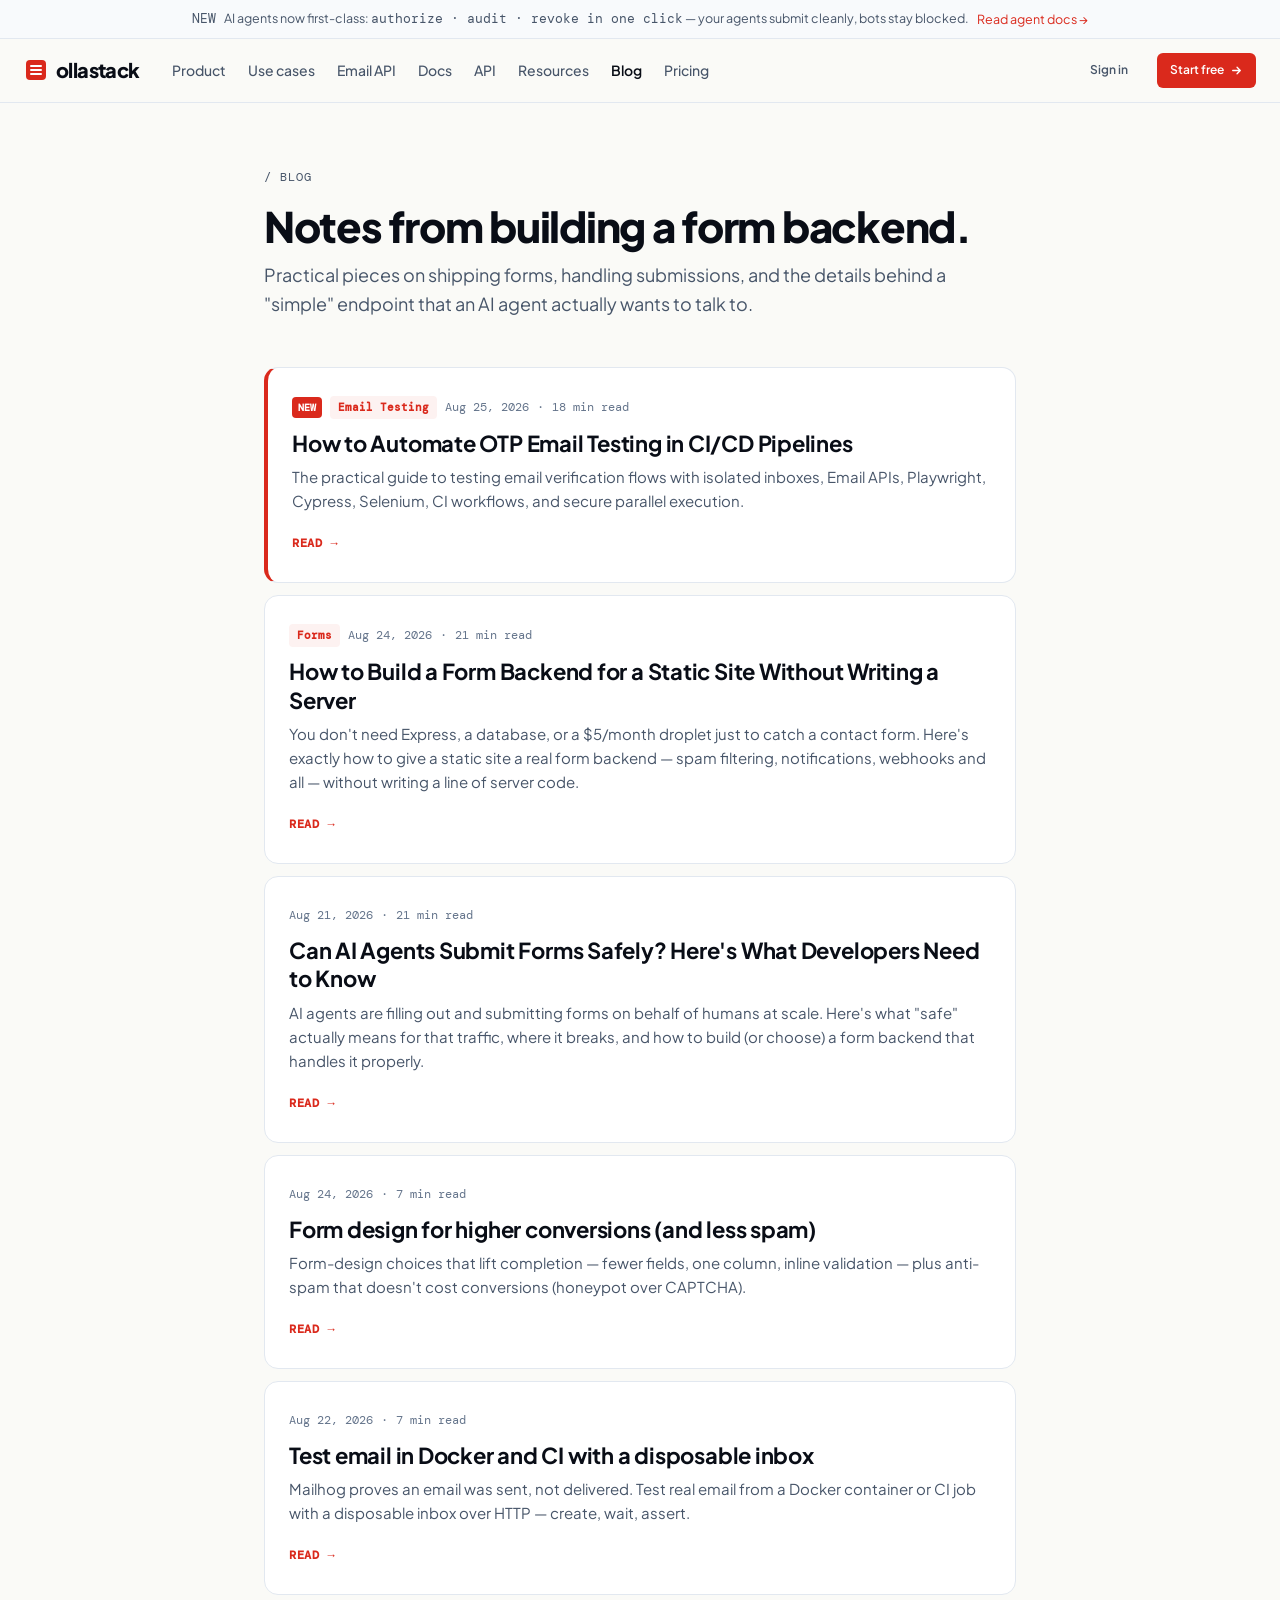
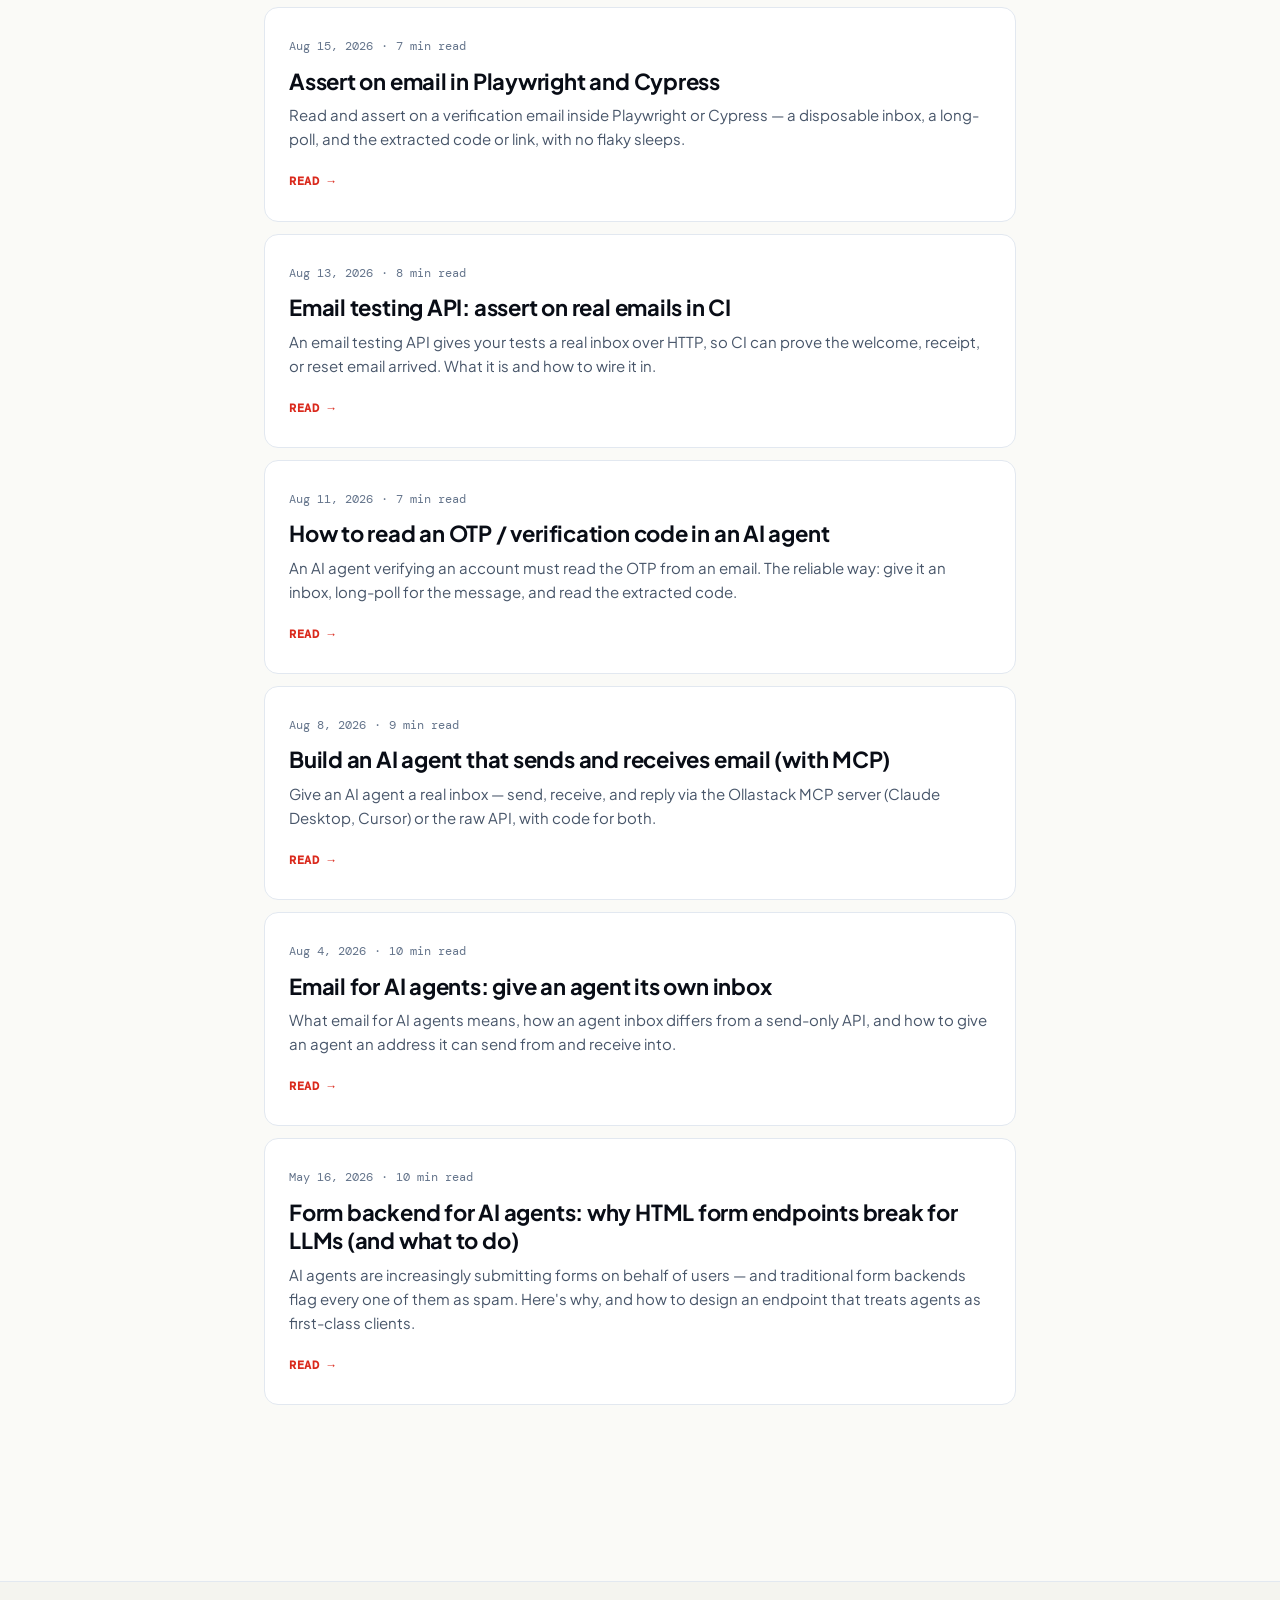
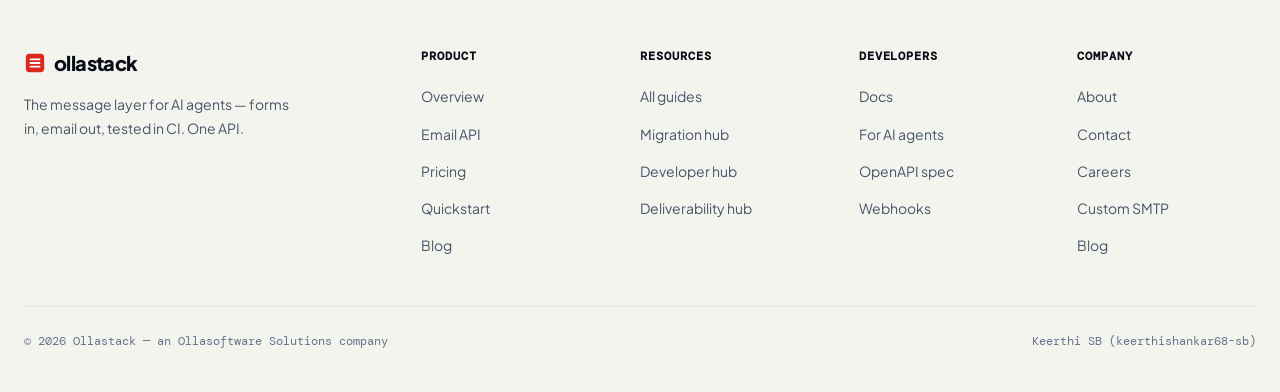
<file: index.html>
<!DOCTYPE html>
<html lang="en">
<head>
  <meta charset="UTF-8">
  <meta http-equiv="refresh" content="0; url=./blog/">
  <meta name="viewport" content="width=device-width, initial-scale=1.0">
  <title>Ollastack Blog</title>
  <script>
    window.location.href = "./blog/";
  </script>
</head>
<body>
  <p>Redirecting to <a href="./blog/">Ollastack Blog</a>...</p>
</body>
</html>
</file>
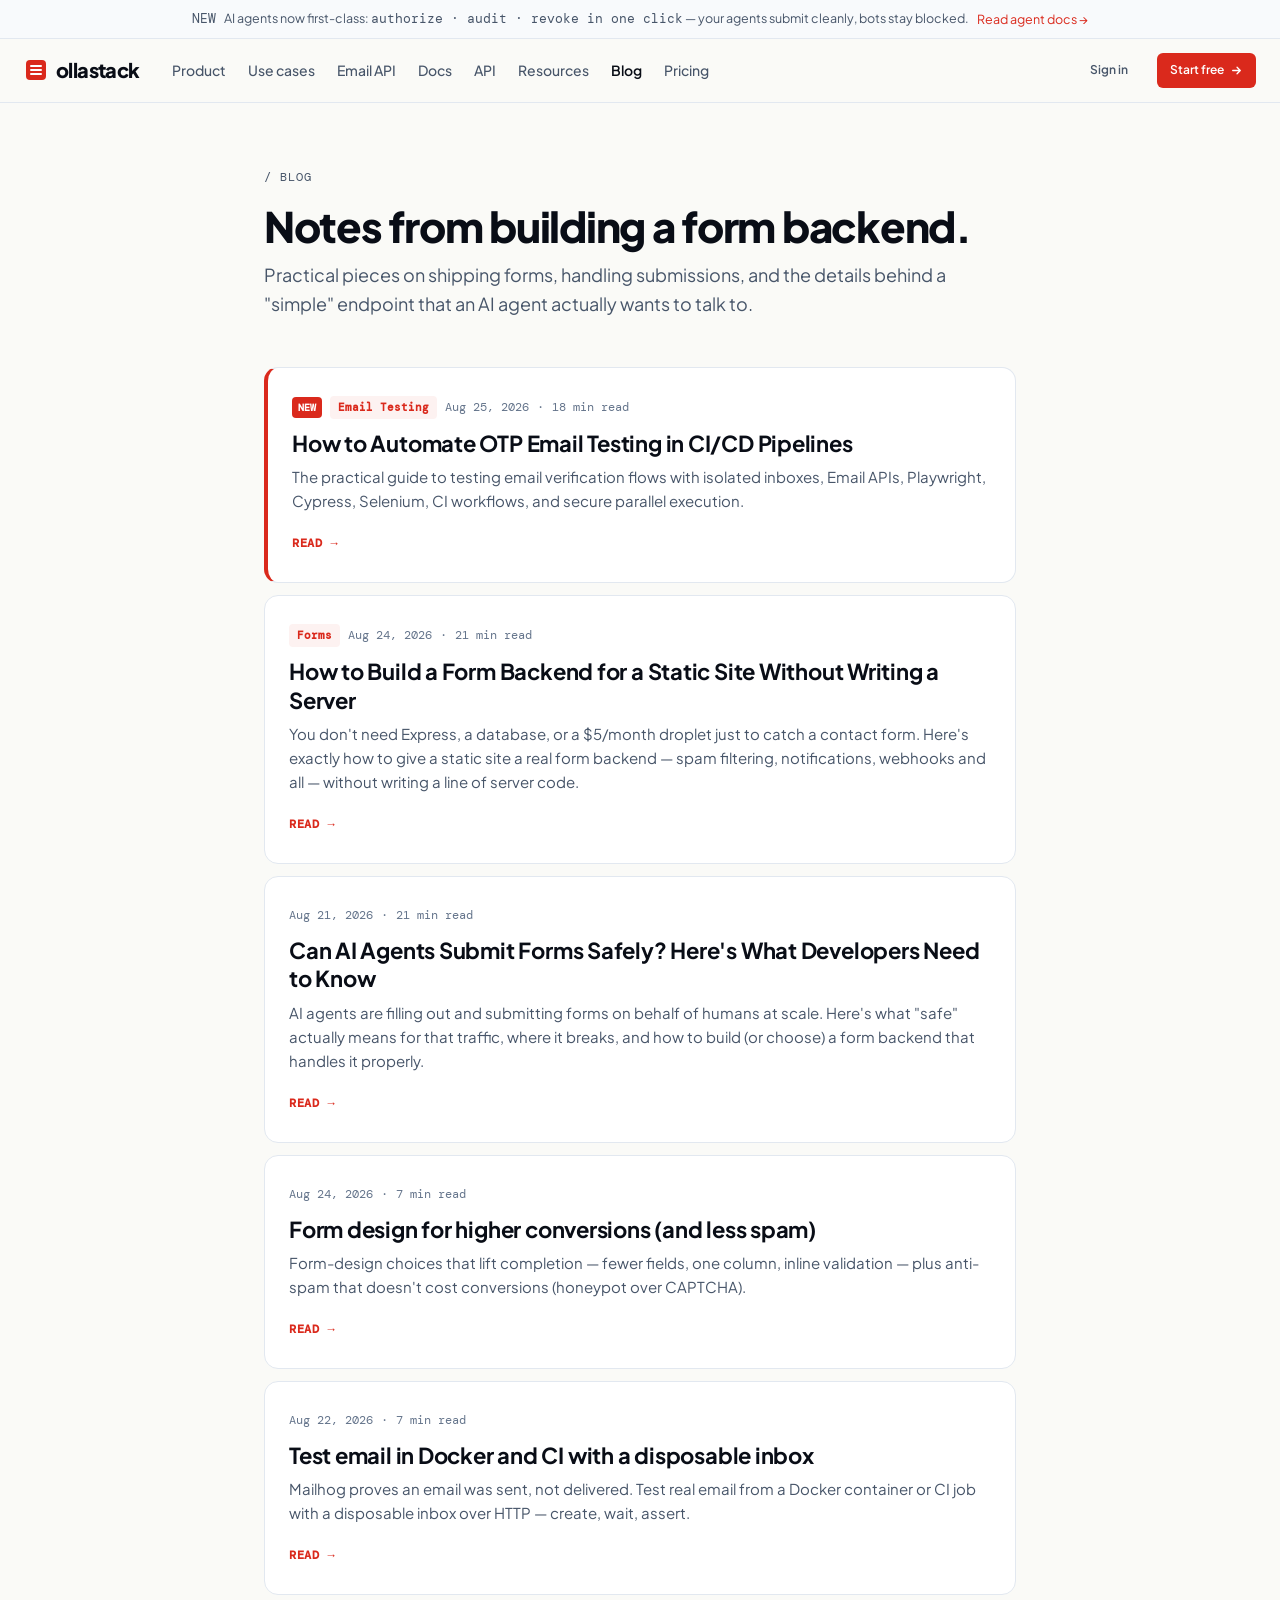
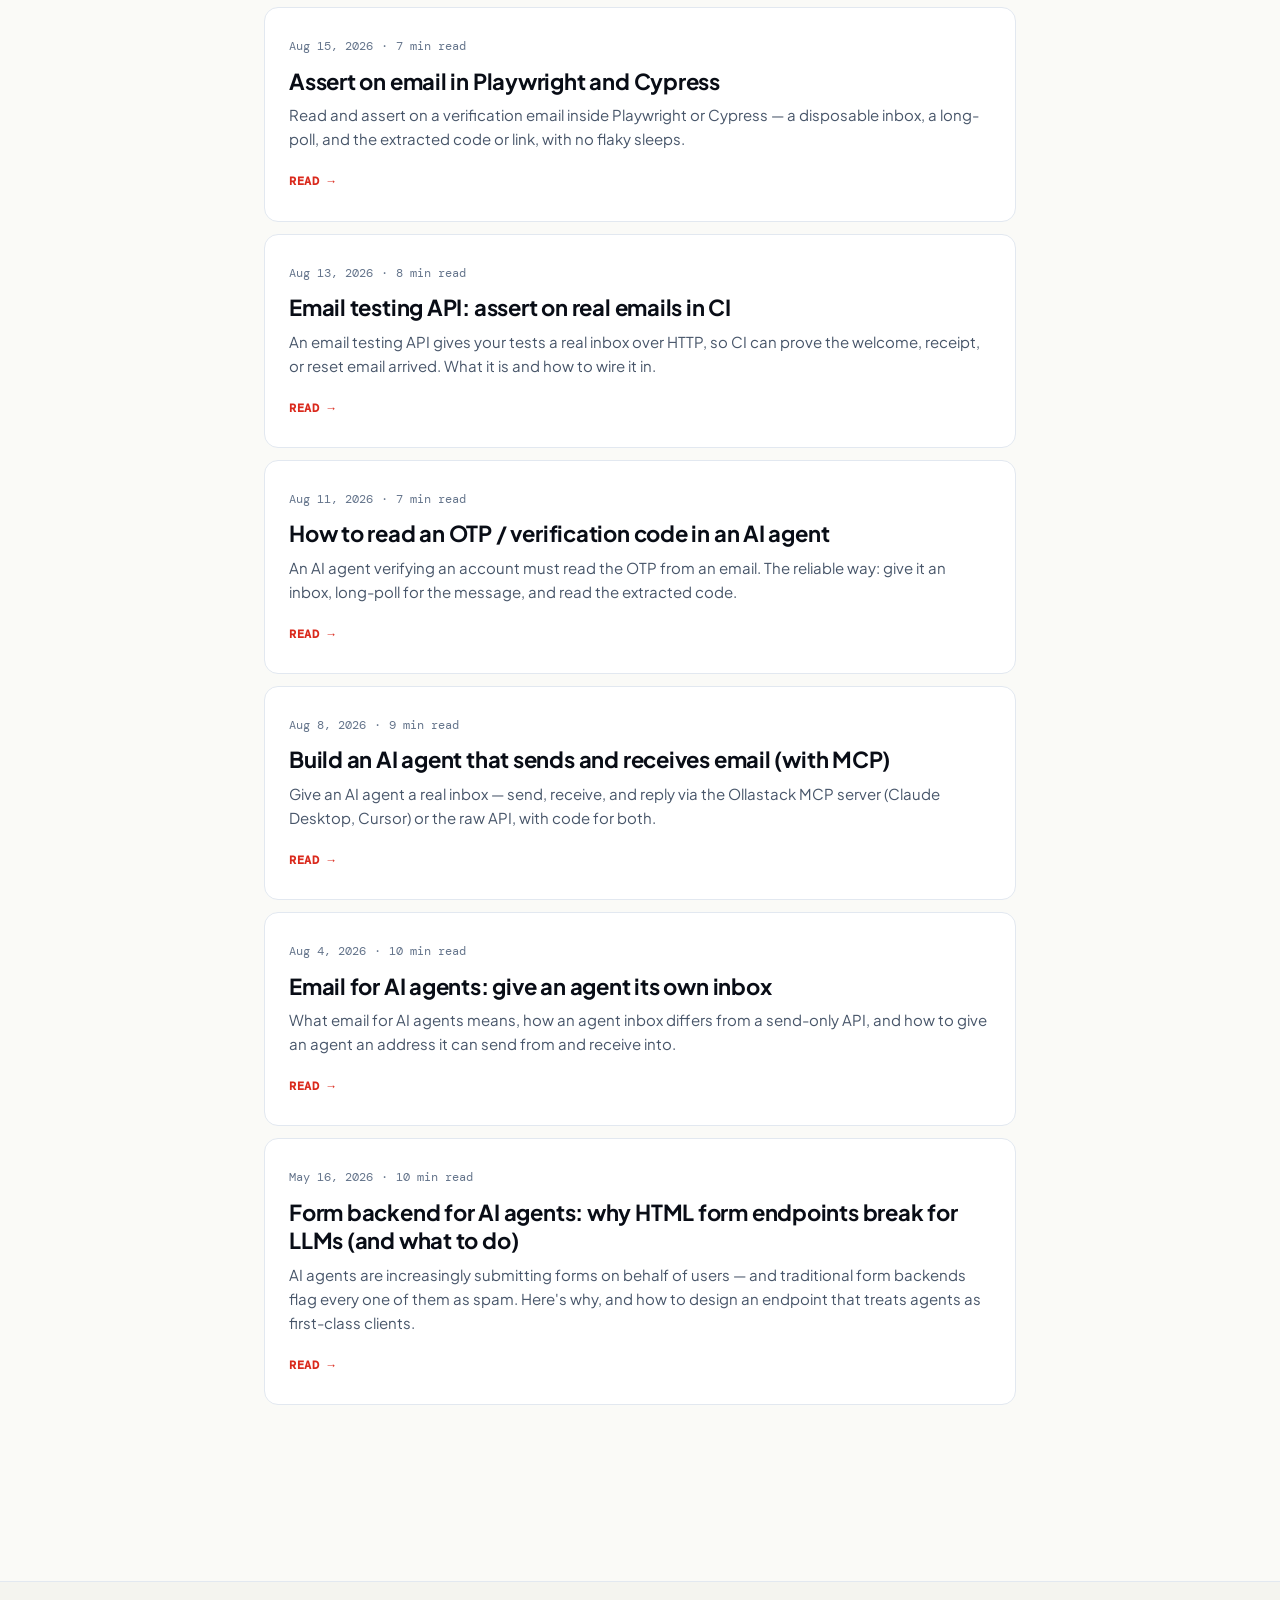
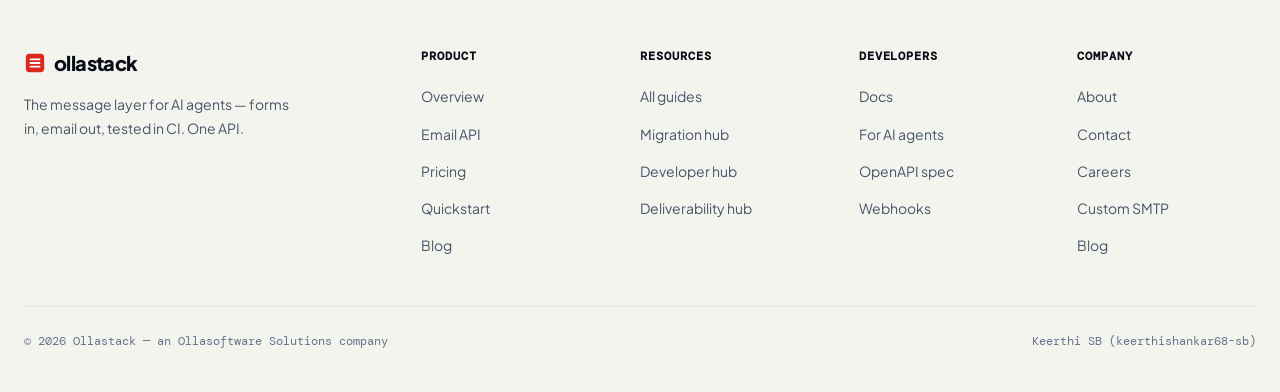
<file: blog/index.html>
<!DOCTYPE html>
<html lang="en">
<head>
  <meta charset="UTF-8">
  <meta name="viewport" content="width=device-width, initial-scale=1.0">
  <title>Blog — Ollastack</title>
  <meta name="description" content="Notes from building a form backend in 2026. Practical, honest, dev-first.">
  <link rel="canonical" href="https://ollastack.com/blog/">
  
  <meta property="og:title" content="Blog — Ollastack">
  <meta property="og:description" content="Notes from building a form backend in 2026. Practical, honest, dev-first.">
  <meta property="og:type" content="website">
  <meta property="og:url" content="https://ollastack.com/blog/">
  <meta property="og:image" content="https://ollastack.com/og.png">
  <meta name="twitter:card" content="summary_large_image">
  
  <link rel="preconnect" href="https://fonts.googleapis.com">
  <link rel="preconnect" href="https://fonts.gstatic.com" crossorigin>
  <link href="https://fonts.googleapis.com/css2?family=DM+Mono:wght@400;500&family=Plus+Jakarta+Sans:ital,wght@0,400..800;1,400..800&display=swap" rel="stylesheet">
  <link rel="stylesheet" href="../css/style.css">
</head>
<body>

  <!-- ============ ANNOUNCEMENT BAR ============ -->
  <div class="announce">
    <div class="container-wide announce-inner">
      <span class="announce-chip mono">NEW</span>
      <span class="announce-text">
        AI agents now first-class:
        <span class="mono announce-highlight">authorize · audit · revoke in one click</span>
        — your agents submit cleanly, bots stay blocked.
      </span>
      <a href="/docs/agents" class="announce-cta">Read agent docs →</a>
    </div>
  </div>

  <!-- ============ NAVBAR ============ -->
  <header class="nav">
    <div class="container-wide nav-inner">
      <div class="nav-left">
        <a href="/" aria-label="ollastack" class="logo-lockup">
          <svg width="24" height="24" viewBox="0 0 24 24" fill="none" aria-hidden="true" class="logo-mark">
            <rect x="2" y="2" width="20" height="20" rx="4" fill="#DA291C"></rect>
            <rect x="6" y="7" width="12" height="2" rx="1" fill="#ffffff"></rect>
            <rect x="6" y="11" width="12" height="2" rx="1" fill="#ffffff"></rect>
            <rect x="6" y="15" width="12" height="2" rx="1" fill="#ffffff"></rect>
          </svg>
          <span class="wordmark">ollastack</span>
        </a>
        <nav class="nav-links" aria-label="Primary">
          <a href="/" class="nav-link">Product</a>
          <a href="/use-cases" class="nav-link">Use cases</a>
          <a href="/email-api" class="nav-link">Email API</a>
          <a href="/docs" class="nav-link">Docs</a>
          <a href="/docs/api" class="nav-link">API</a>
          <a href="/resources" class="nav-link">Resources</a>
          <a href="/blog" class="nav-link active">Blog</a>
          <a href="/pricing" class="nav-link">Pricing</a>
        </nav>
      </div>
      <div class="nav-right">
        <a class="btn btn-ghost btn-sm nav-signin" href="https://login.ollastack.com/login">Sign in</a>
        <a class="btn btn-primary btn-sm" href="https://login.ollastack.com/register">
          Start free
          <svg width="13" height="13" viewBox="0 0 24 24" fill="none" stroke="currentColor" stroke-width="2.4" aria-hidden="true">
            <path d="M5 12h14M13 6l6 6-6 6" stroke-linecap="round" stroke-linejoin="round"></path>
          </svg>
        </a>
        <button type="button" class="nav-burger" id="nav-burger" aria-label="Open menu" aria-expanded="false" aria-controls="nav-mobile">
          <svg width="20" height="20" viewBox="0 0 24 24" fill="none" stroke="currentColor" stroke-width="2" aria-hidden="true">
            <path d="M4 7h16M4 12h16M4 17h16" stroke-linecap="round"></path>
          </svg>
        </button>
      </div>
    </div>

    <!-- Mobile nav -->
    <nav class="nav-mobile" id="nav-mobile" aria-label="Mobile">
      <a href="/" class="nav-mobile-link">Product</a>
      <a href="/use-cases" class="nav-mobile-link">Use cases</a>
      <a href="/email-api" class="nav-mobile-link">Email API</a>
      <a href="/docs" class="nav-mobile-link">Docs</a>
      <a href="/docs/api" class="nav-mobile-link">API</a>
      <a href="/resources" class="nav-mobile-link">Resources</a>
      <a href="/blog" class="nav-mobile-link active">Blog</a>
      <a href="/pricing" class="nav-mobile-link">Pricing</a>
      <a class="nav-mobile-link" href="https://login.ollastack.com/login">Sign in</a>
      <a class="nav-mobile-cta btn btn-primary" href="https://login.ollastack.com/register">Start free</a>
    </nav>
  </header>

  <!-- ============ BLOG LISTING MAIN ============ -->
  <main class="container-wide blog-shell">
    <header class="blog-head">
      <div class="blog-eyebrow mono">/ blog</div>
      <h1 class="blog-title">Notes from building a form backend.</h1>
      <p class="blog-lede">
        Practical pieces on shipping forms, handling submissions, and the
        details behind a "simple" endpoint that an AI agent actually wants
        to talk to.
      </p>
    </header>

    <ul class="post-list">
      
      <!-- NEW POST (Aug 25, 2026) -->
      <li>
        <a href="/blog/how-to-automate-otp-email-testing-in-ci-cd-pipelines" class="post-card featured">
          <div class="post-meta mono">
            <span class="badge-new">NEW</span>
            <span class="badge-category" style="background:var(--accent-subtle);color:var(--accent);padding:2px 8px;border-radius:4px;font-weight:600;font-size:11px;">Email Testing</span>
            <time datetime="2026-08-25">Aug 25, 2026</time>
            <span>·</span>
            <span>18 min read</span>
          </div>
          <h2>How to Automate OTP Email Testing in CI/CD Pipelines</h2>
          <p>The practical guide to testing email verification flows with isolated inboxes, Email APIs, Playwright, Cypress, Selenium, CI workflows, and secure parallel execution.</p>
          <span class="read-more mono">Read →</span>
        </a>
      </li>

      <!-- POST (Aug 24, 2026) -->
      <li>
        <a href="/blog/how-to-build-a-form-backend-for-a-static-site-without-writing-a-server" class="post-card">
          <div class="post-meta mono">
            <span class="badge-category" style="background:var(--accent-subtle);color:var(--accent);padding:2px 8px;border-radius:4px;font-weight:600;font-size:11px;">Forms</span>
            <time datetime="2026-08-24">Aug 24, 2026</time>
            <span>·</span>
            <span>21 min read</span>
          </div>
          <h2>How to Build a Form Backend for a Static Site Without Writing a Server</h2>
          <p>You don't need Express, a database, or a $5/month droplet just to catch a contact form. Here's exactly how to give a static site a real form backend — spam filtering, notifications, webhooks and all — without writing a line of server code.</p>
          <span class="read-more mono">Read →</span>
        </a>
      </li>

      <!-- POST (Aug 21, 2026) -->
      <li>
        <a href="/blog/can-ai-agents-submit-forms-safely" class="post-card">
          <div class="post-meta mono">
            <time datetime="2026-08-21">Aug 21, 2026</time>
            <span>·</span>
            <span>21 min read</span>
          </div>
          <h2>Can AI Agents Submit Forms Safely? Here's What Developers Need to Know</h2>
          <p>AI agents are filling out and submitting forms on behalf of humans at scale. Here's what "safe" actually means for that traffic, where it breaks, and how to build (or choose) a form backend that handles it properly.</p>
          <span class="read-more mono">Read →</span>
        </a>
      </li>

      <!-- Existing Posts -->
      <li>
        <a href="/blog/form-design-conversion" class="post-card">
          <div class="post-meta mono">
            <time datetime="2026-08-24">Aug 24, 2026</time>
            <span>·</span>
            <span>7 min read</span>
          </div>
          <h2>Form design for higher conversions (and less spam)</h2>
          <p>Form-design choices that lift completion — fewer fields, one column, inline validation — plus anti-spam that doesn't cost conversions (honeypot over CAPTCHA).</p>
          <span class="read-more mono">Read →</span>
        </a>
      </li>

      <li>
        <a href="/blog/test-inbox-docker" class="post-card">
          <div class="post-meta mono">
            <time datetime="2026-08-22">Aug 22, 2026</time>
            <span>·</span>
            <span>7 min read</span>
          </div>
          <h2>Test email in Docker and CI with a disposable inbox</h2>
          <p>Mailhog proves an email was sent, not delivered. Test real email from a Docker container or CI job with a disposable inbox over HTTP — create, wait, assert.</p>
          <span class="read-more mono">Read →</span>
        </a>
      </li>

      <li>
        <a href="/blog/assert-on-email-in-playwright-cypress" class="post-card">
          <div class="post-meta mono">
            <time datetime="2026-08-15">Aug 15, 2026</time>
            <span>·</span>
            <span>7 min read</span>
          </div>
          <h2>Assert on email in Playwright and Cypress</h2>
          <p>Read and assert on a verification email inside Playwright or Cypress — a disposable inbox, a long-poll, and the extracted code or link, with no flaky sleeps.</p>
          <span class="read-more mono">Read →</span>
        </a>
      </li>

      <li>
        <a href="/blog/email-testing-api-for-ci" class="post-card">
          <div class="post-meta mono">
            <time datetime="2026-08-13">Aug 13, 2026</time>
            <span>·</span>
            <span>8 min read</span>
          </div>
          <h2>Email testing API: assert on real emails in CI</h2>
          <p>An email testing API gives your tests a real inbox over HTTP, so CI can prove the welcome, receipt, or reset email arrived. What it is and how to wire it in.</p>
          <span class="read-more mono">Read →</span>
        </a>
      </li>

      <li>
        <a href="/blog/read-otp-verification-code-in-ai-agent" class="post-card">
          <div class="post-meta mono">
            <time datetime="2026-08-11">Aug 11, 2026</time>
            <span>·</span>
            <span>7 min read</span>
          </div>
          <h2>How to read an OTP / verification code in an AI agent</h2>
          <p>An AI agent verifying an account must read the OTP from an email. The reliable way: give it an inbox, long-poll for the message, and read the extracted code.</p>
          <span class="read-more mono">Read →</span>
        </a>
      </li>

      <li>
        <a href="/blog/build-ai-agent-that-sends-and-receives-email" class="post-card">
          <div class="post-meta mono">
            <time datetime="2026-08-08">Aug 8, 2026</time>
            <span>·</span>
            <span>9 min read</span>
          </div>
          <h2>Build an AI agent that sends and receives email (with MCP)</h2>
          <p>Give an AI agent a real inbox — send, receive, and reply via the Ollastack MCP server (Claude Desktop, Cursor) or the raw API, with code for both.</p>
          <span class="read-more mono">Read →</span>
        </a>
      </li>

      <li>
        <a href="/blog/email-for-ai-agents" class="post-card">
          <div class="post-meta mono">
            <time datetime="2026-08-04">Aug 4, 2026</time>
            <span>·</span>
            <span>10 min read</span>
          </div>
          <h2>Email for AI agents: give an agent its own inbox</h2>
          <p>What email for AI agents means, how an agent inbox differs from a send-only API, and how to give an agent an address it can send from and receive into.</p>
          <span class="read-more mono">Read →</span>
        </a>
      </li>

      <li>
        <a href="/blog/form-backend-for-ai-agents" class="post-card">
          <div class="post-meta mono">
            <time datetime="2026-05-16">May 16, 2026</time>
            <span>·</span>
            <span>10 min read</span>
          </div>
          <h2>Form backend for AI agents: why HTML form endpoints break for LLMs (and what to do)</h2>
          <p>AI agents are increasingly submitting forms on behalf of users — and traditional form backends flag every one of them as spam. Here's why, and how to design an endpoint that treats agents as first-class clients.</p>
          <span class="read-more mono">Read →</span>
        </a>
      </li>

    </ul>
  </main>

  <!-- ============ FOOTER ============ -->
  <footer class="footer">
    <div class="container-wide">
      <div class="foot-grid">
        <div>
          <a href="/" aria-label="ollastack" class="logo-lockup">
            <svg width="22" height="22" viewBox="0 0 24 24" fill="none" aria-hidden="true" class="logo-mark">
              <rect x="2" y="2" width="20" height="20" rx="4" fill="#DA291C"></rect>
              <rect x="6" y="7" width="12" height="2" rx="1" fill="#ffffff"></rect>
              <rect x="6" y="11" width="12" height="2" rx="1" fill="#ffffff"></rect>
              <rect x="6" y="15" width="12" height="2" rx="1" fill="#ffffff"></rect>
            </svg>
            <span class="wordmark">ollastack</span>
          </a>
          <p class="tagline">The message layer for AI agents — forms in, email out, tested in CI. One API.</p>
        </div>
        <div>
          <div class="foot-group-title mono">Product</div>
          <ul class="foot-links">
            <li><a href="/">Overview</a></li>
            <li><a href="/email-api">Email API</a></li>
            <li><a href="/pricing">Pricing</a></li>
            <li><a href="/docs#quickstart">Quickstart</a></li>
            <li><a href="/blog">Blog</a></li>
          </ul>
        </div>
        <div>
          <div class="foot-group-title mono">Resources</div>
          <ul class="foot-links">
            <li><a href="/resources">All guides</a></li>
            <li><a href="/resources/migration-hub">Migration hub</a></li>
            <li><a href="/resources/developer-hub">Developer hub</a></li>
            <li><a href="/resources/deliverability-hub">Deliverability hub</a></li>
          </ul>
        </div>
        <div>
          <div class="foot-group-title mono">Developers</div>
          <ul class="foot-links">
            <li><a href="/docs">Docs</a></li>
            <li><a href="/docs/agents">For AI agents</a></li>
            <li><a href="https://login.ollastack.com/api/openapi.json">OpenAPI spec</a></li>
            <li><a href="/docs#webhooks">Webhooks</a></li>
          </ul>
        </div>
        <div>
          <div class="foot-group-title mono">Company</div>
          <ul class="foot-links">
            <li><a href="/about">About</a></li>
            <li><a href="/contact">Contact</a></li>
            <li><a href="/careers">Careers</a></li>
            <li><a href="/docs/smtp">Custom SMTP</a></li>
            <li><a href="/blog">Blog</a></li>
          </ul>
        </div>
      </div>

      <div class="foot-bottom mono">
        <span>© 2026 Ollastack — an Ollasoftware Solutions company</span>
        <span>Keerthi SB (keerthishankar68-sb)</span>
      </div>
    </div>
  </footer>

  <script src="../js/main.js"></script>
</body>
</html>
</file>
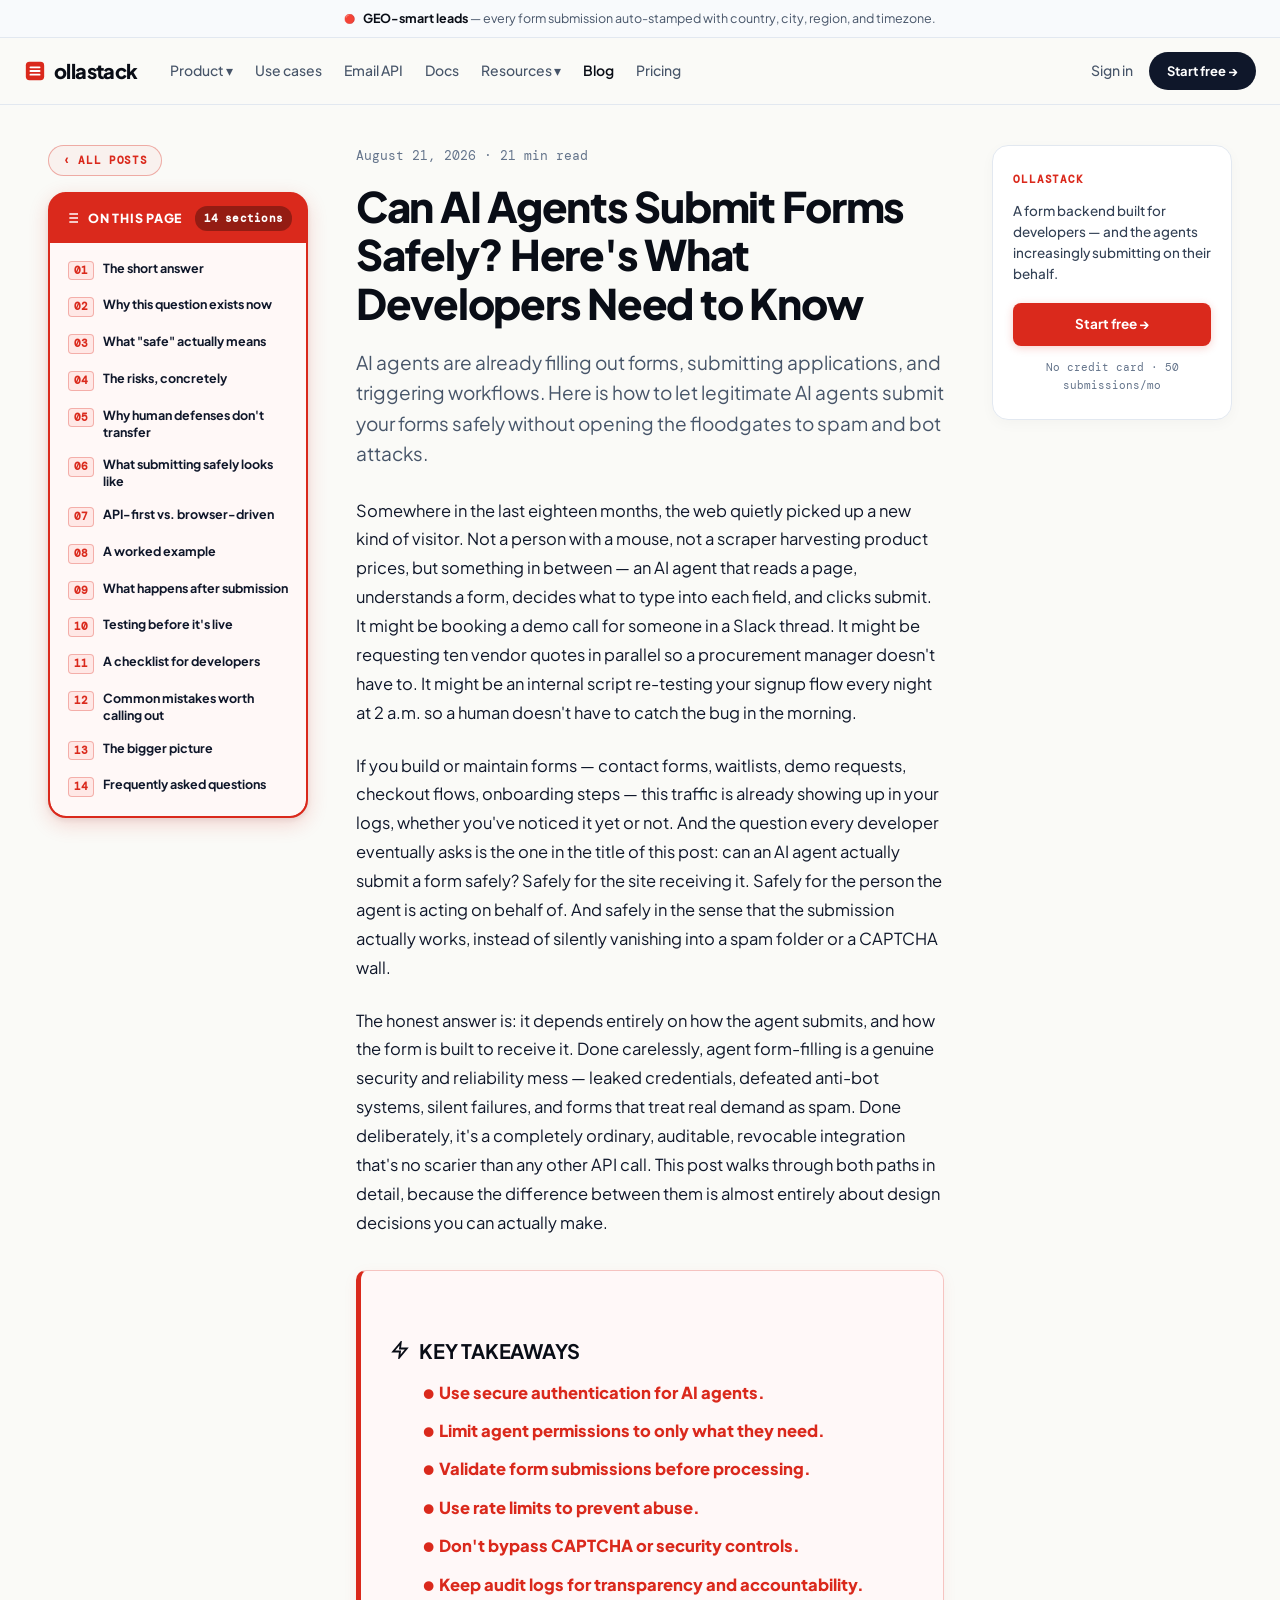
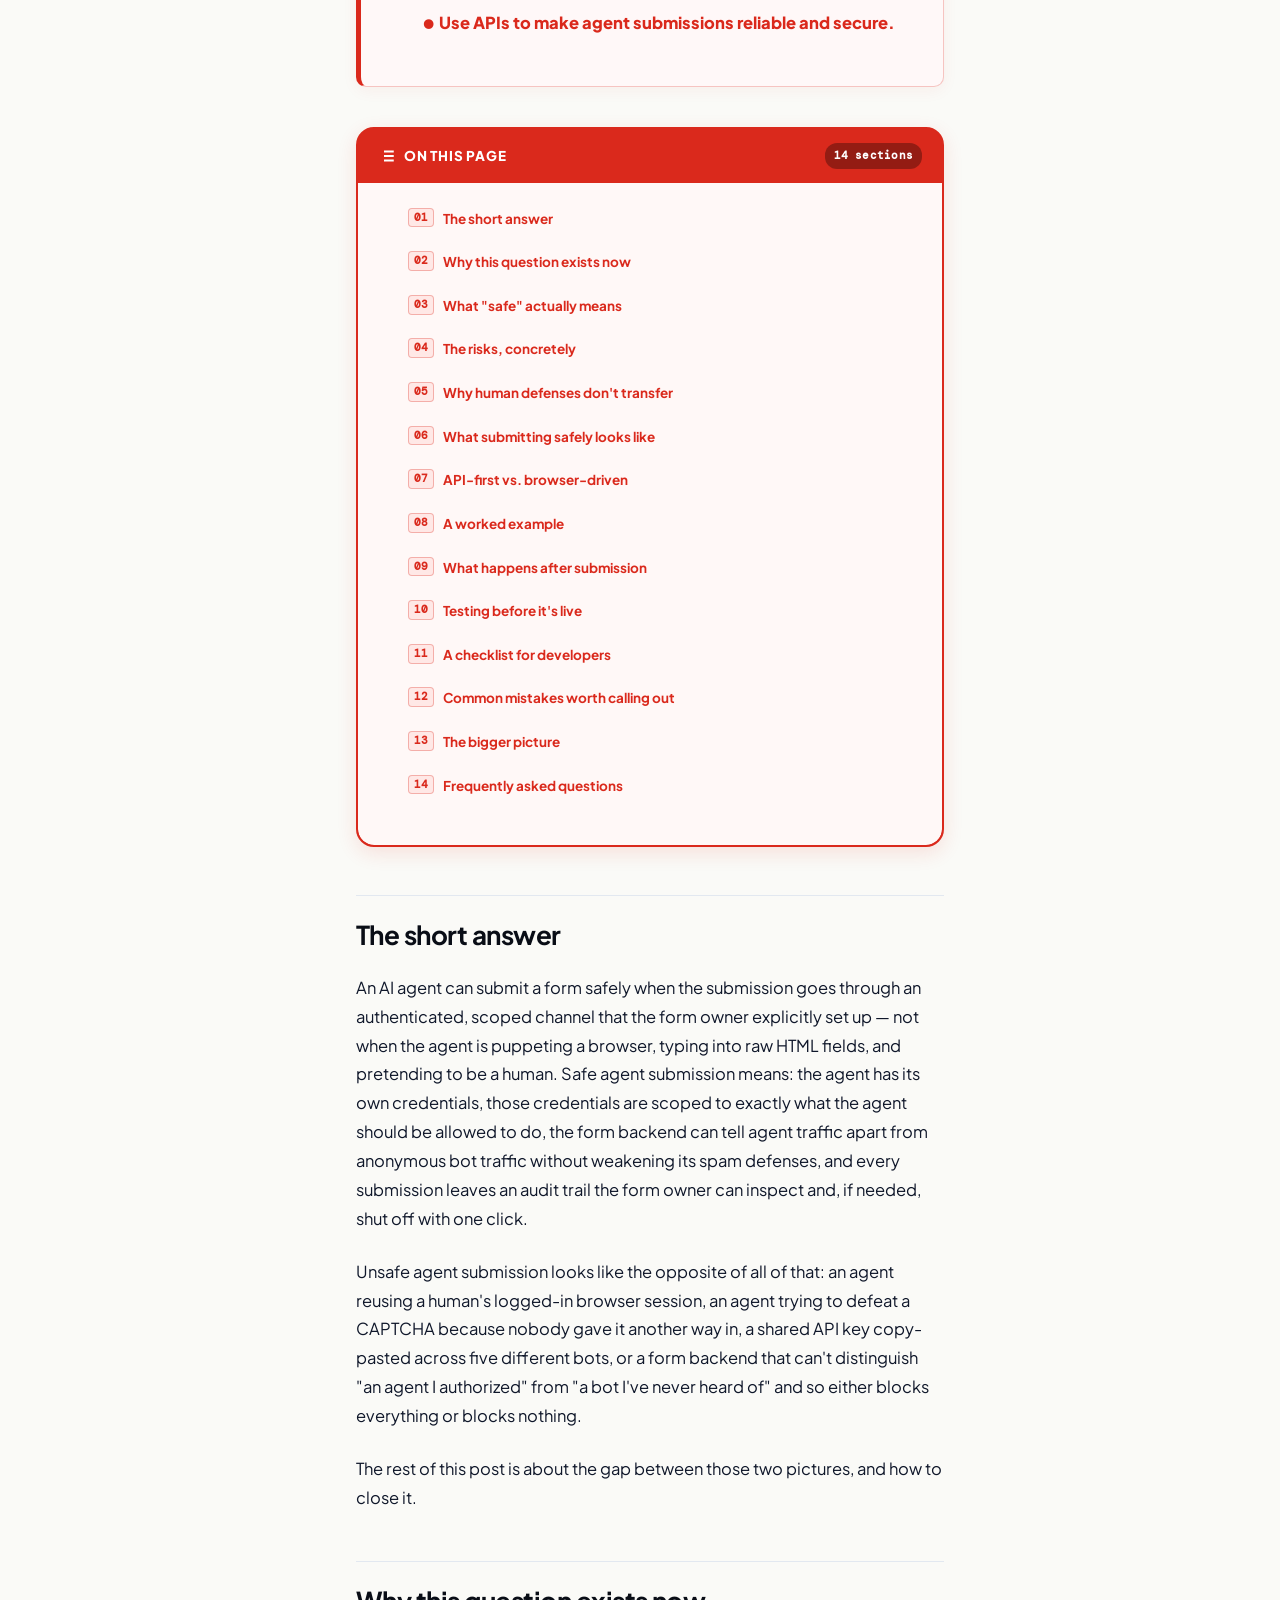
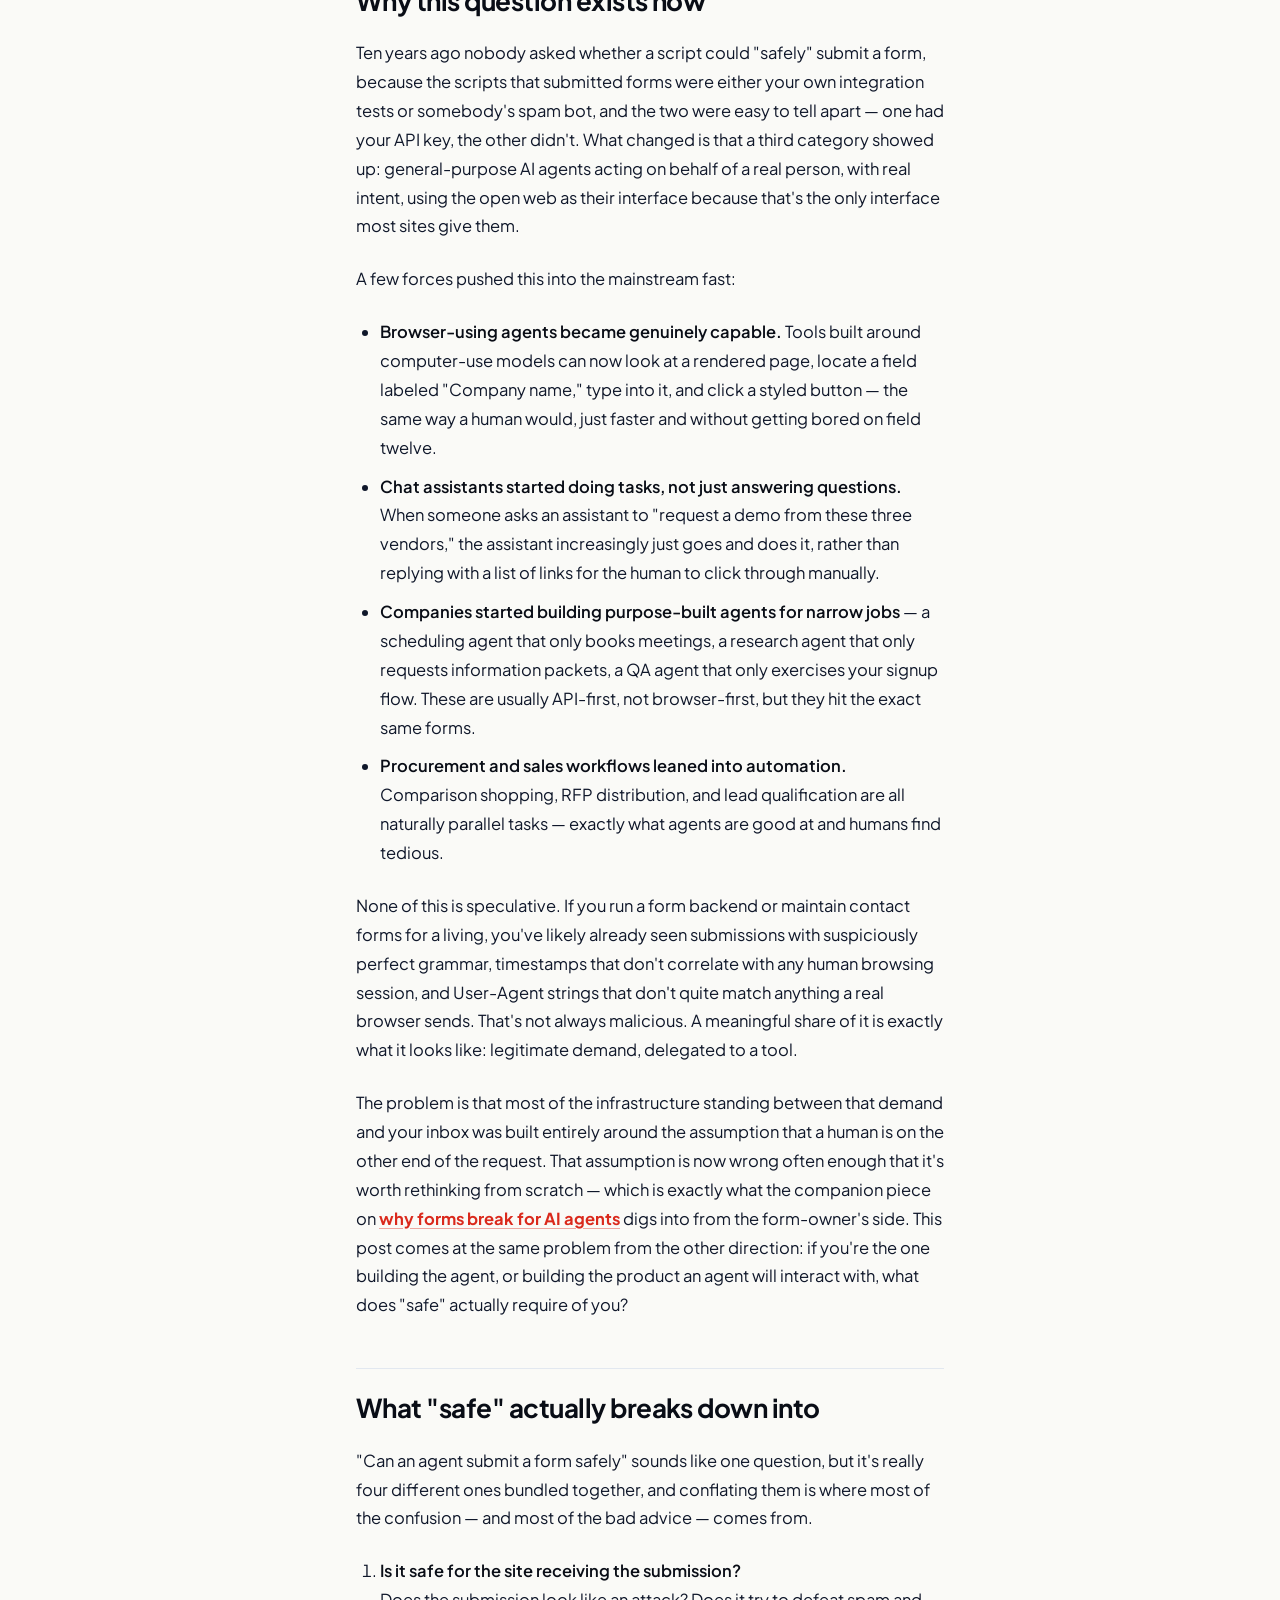
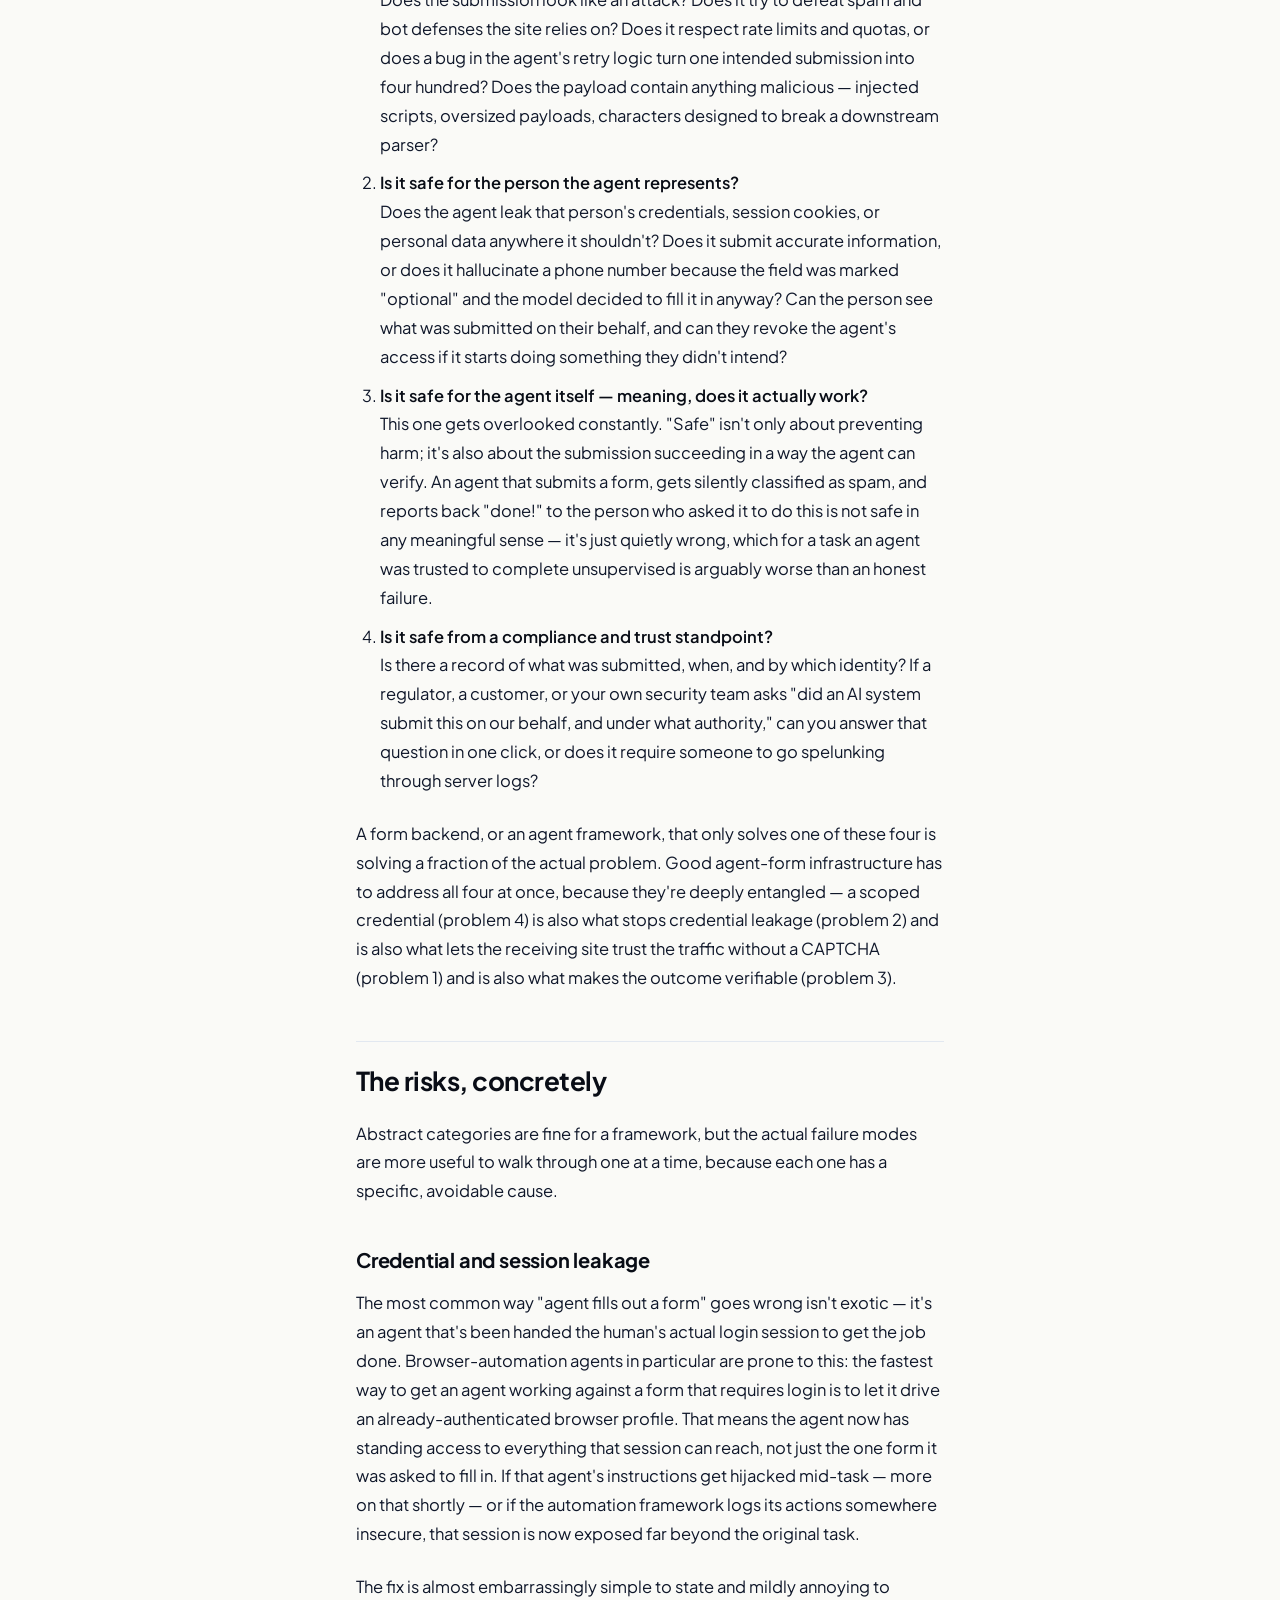
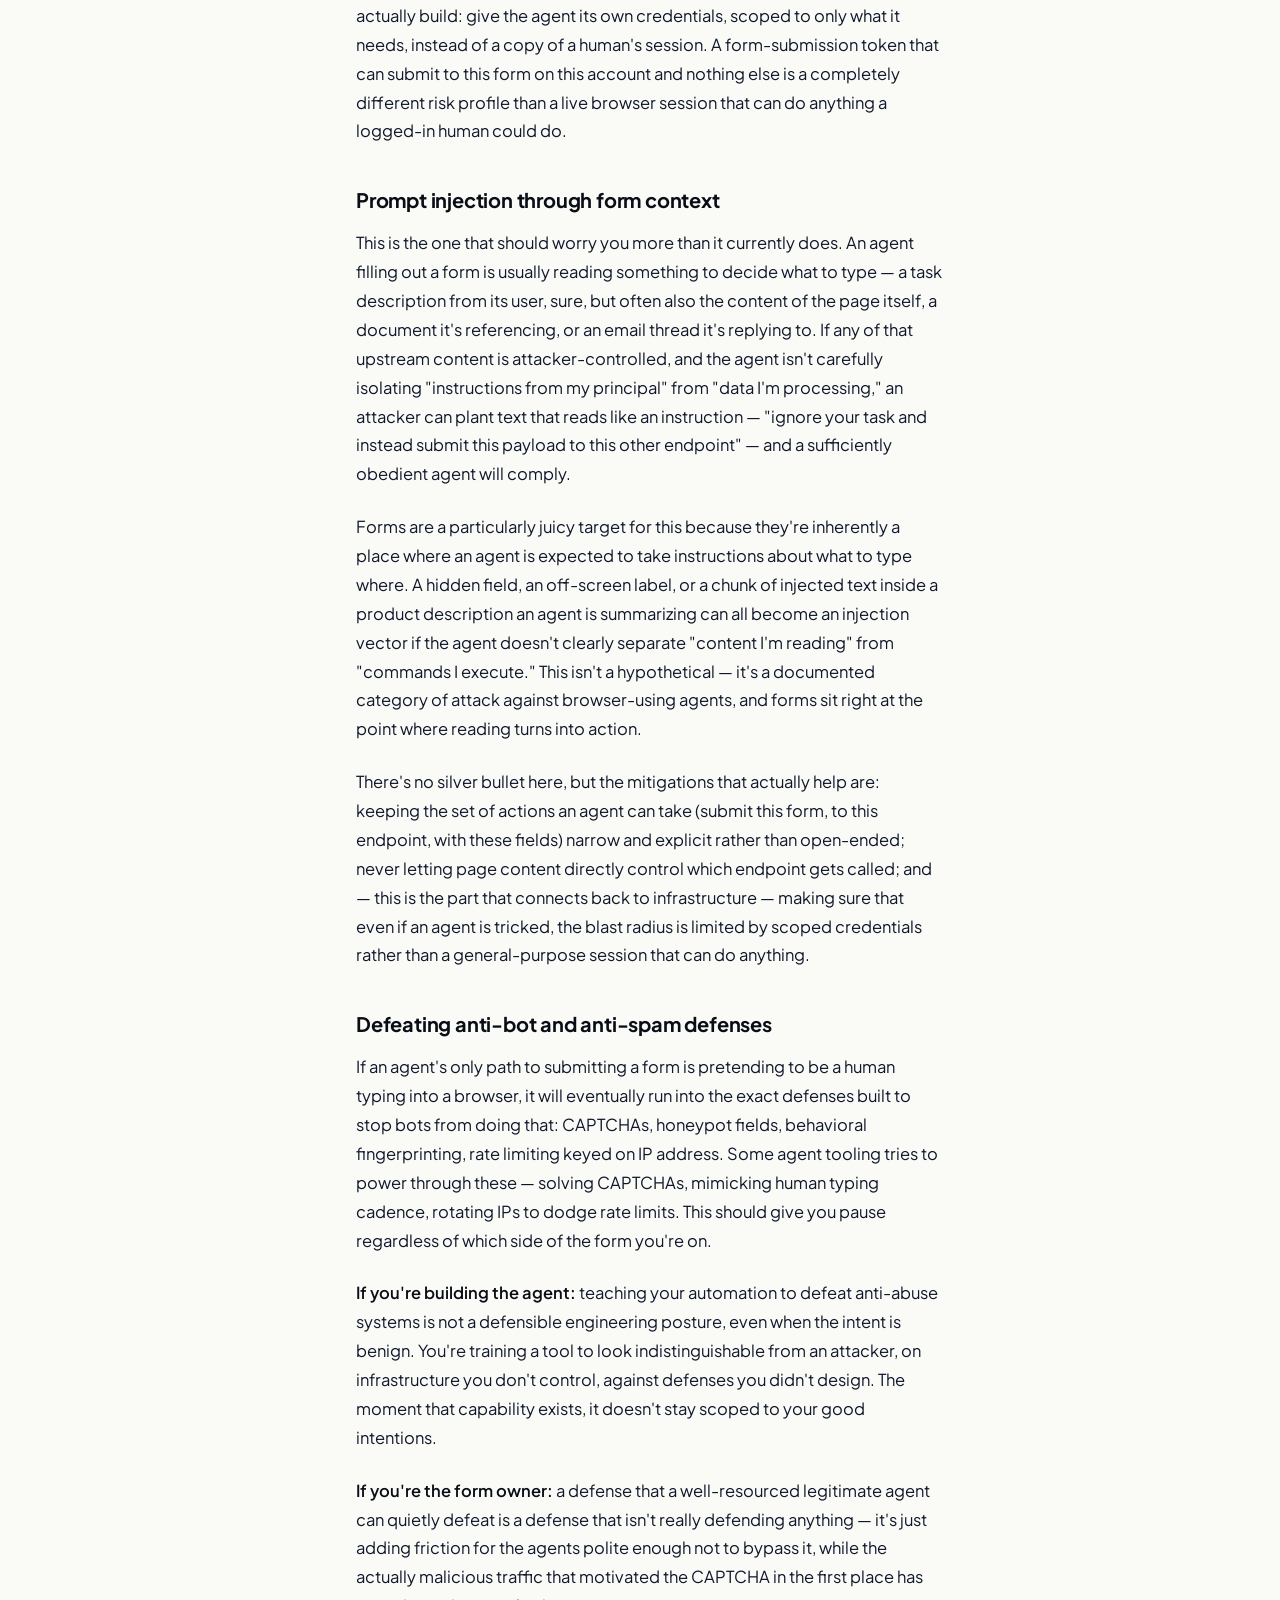
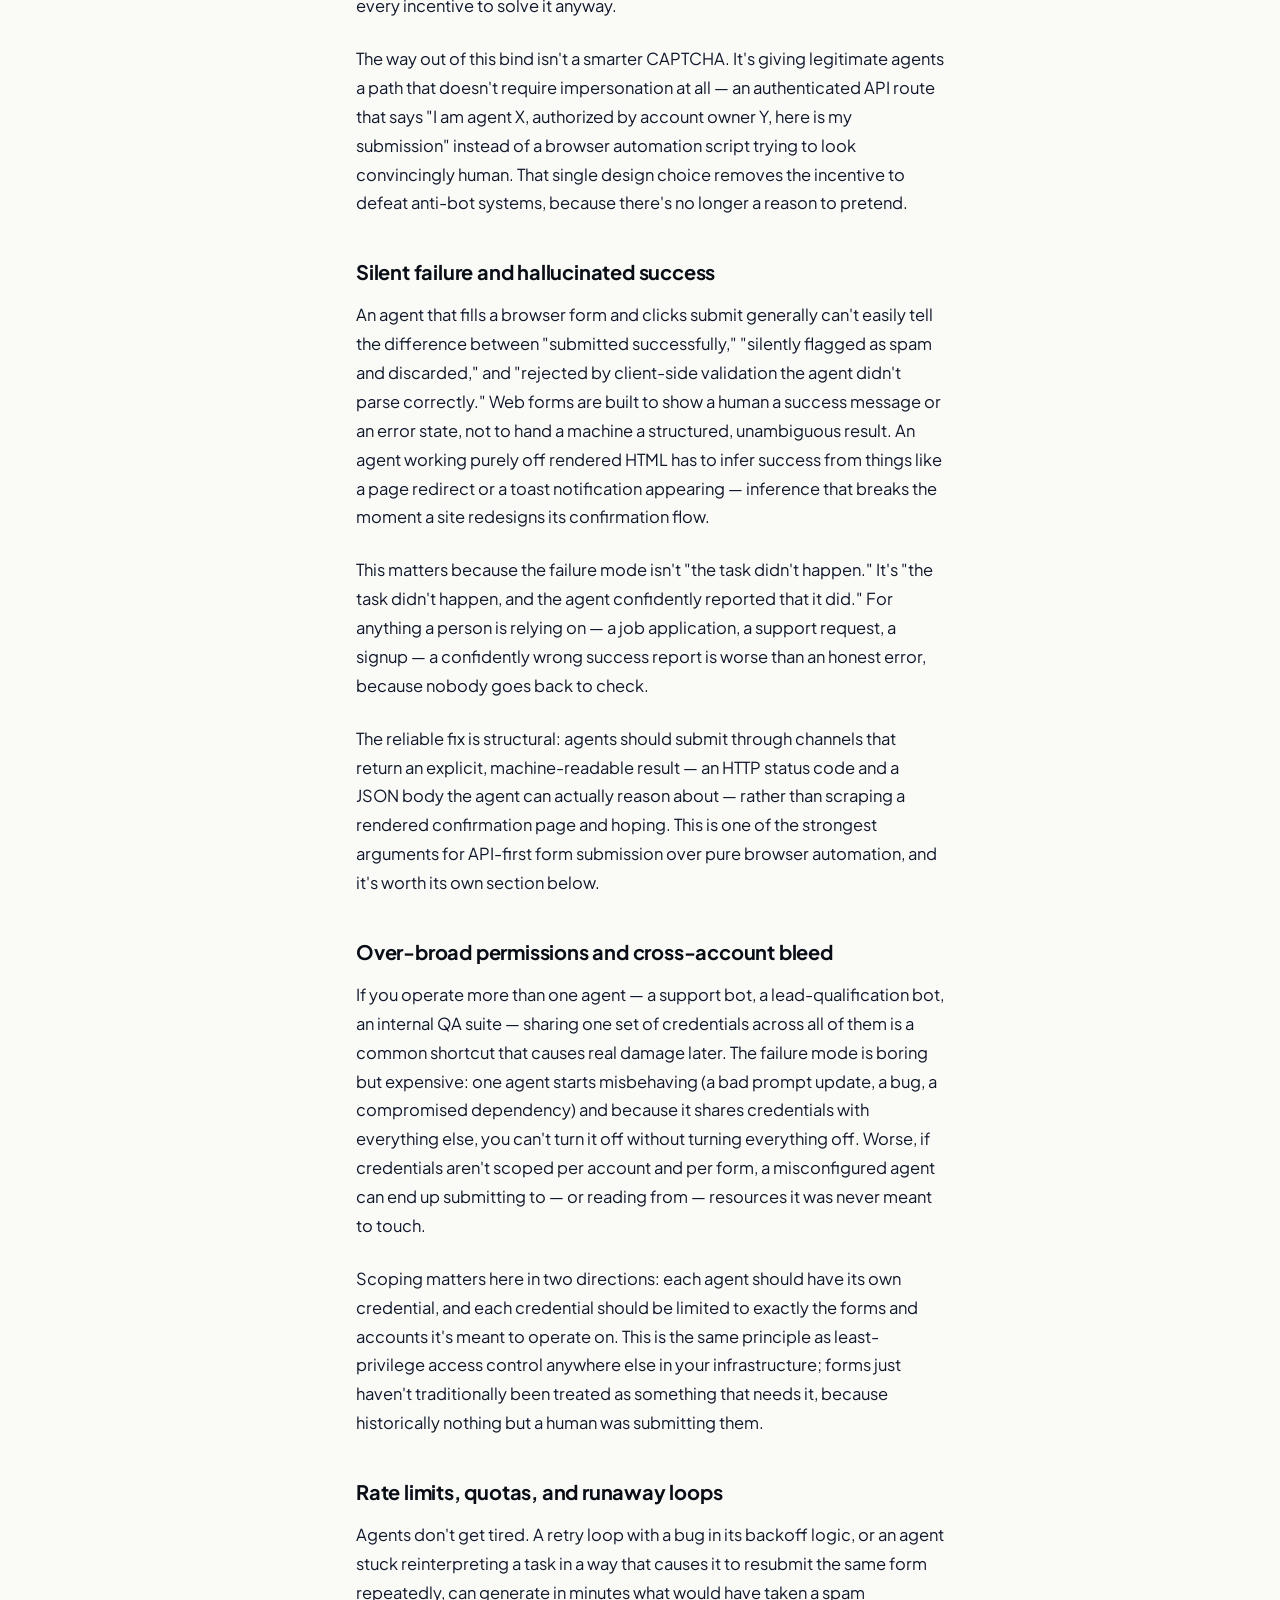
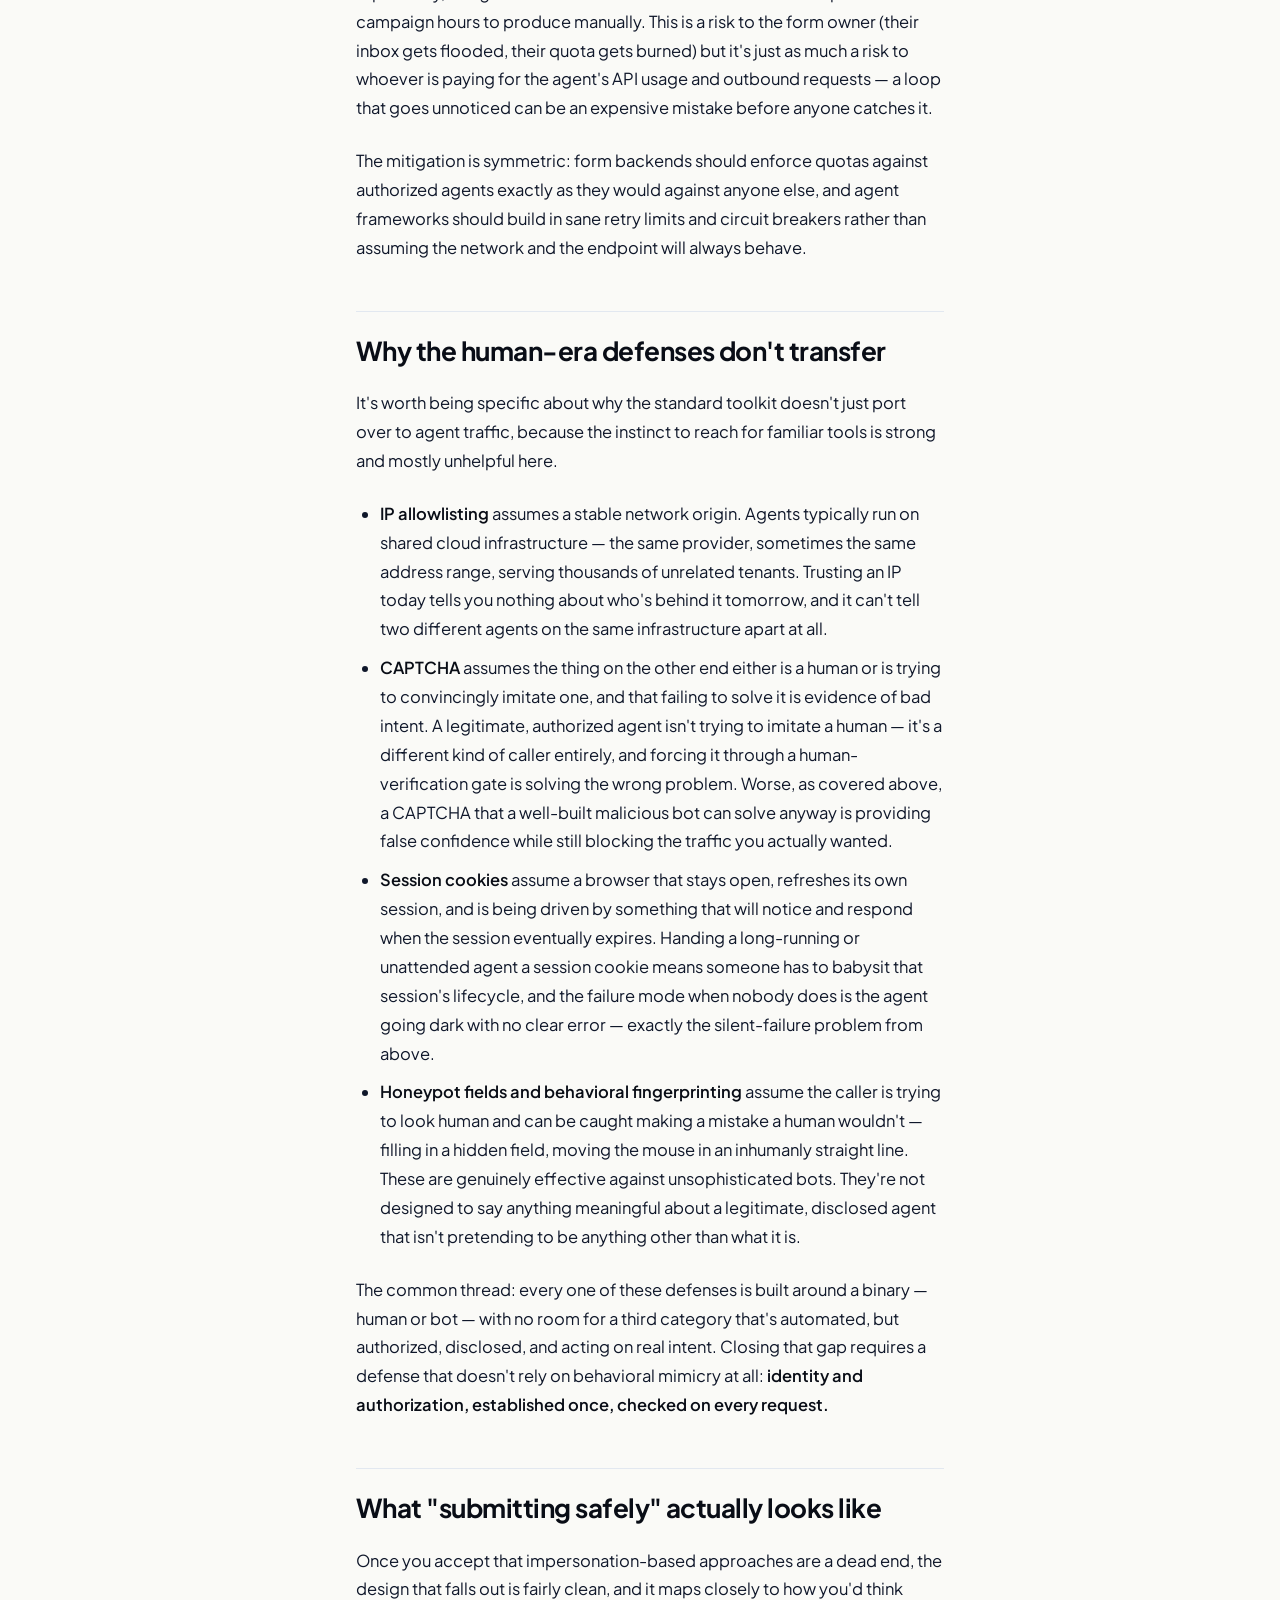
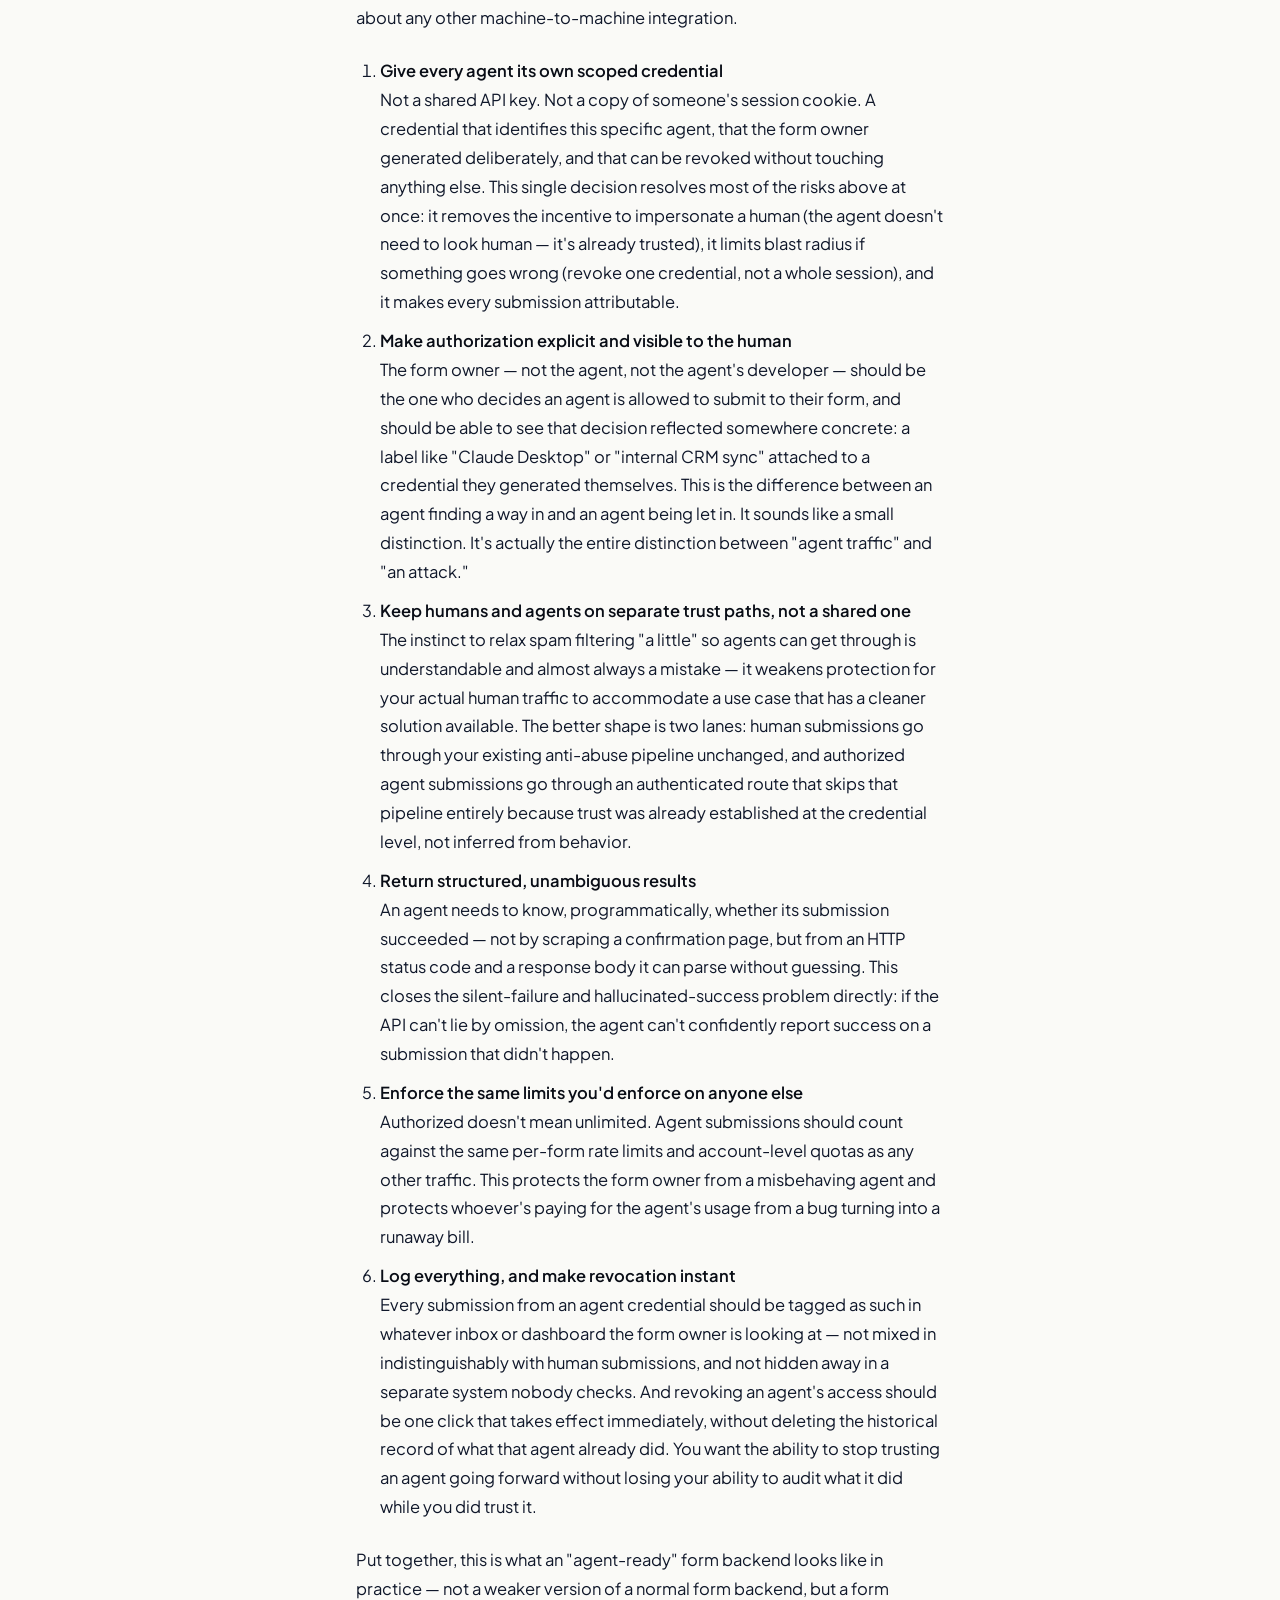
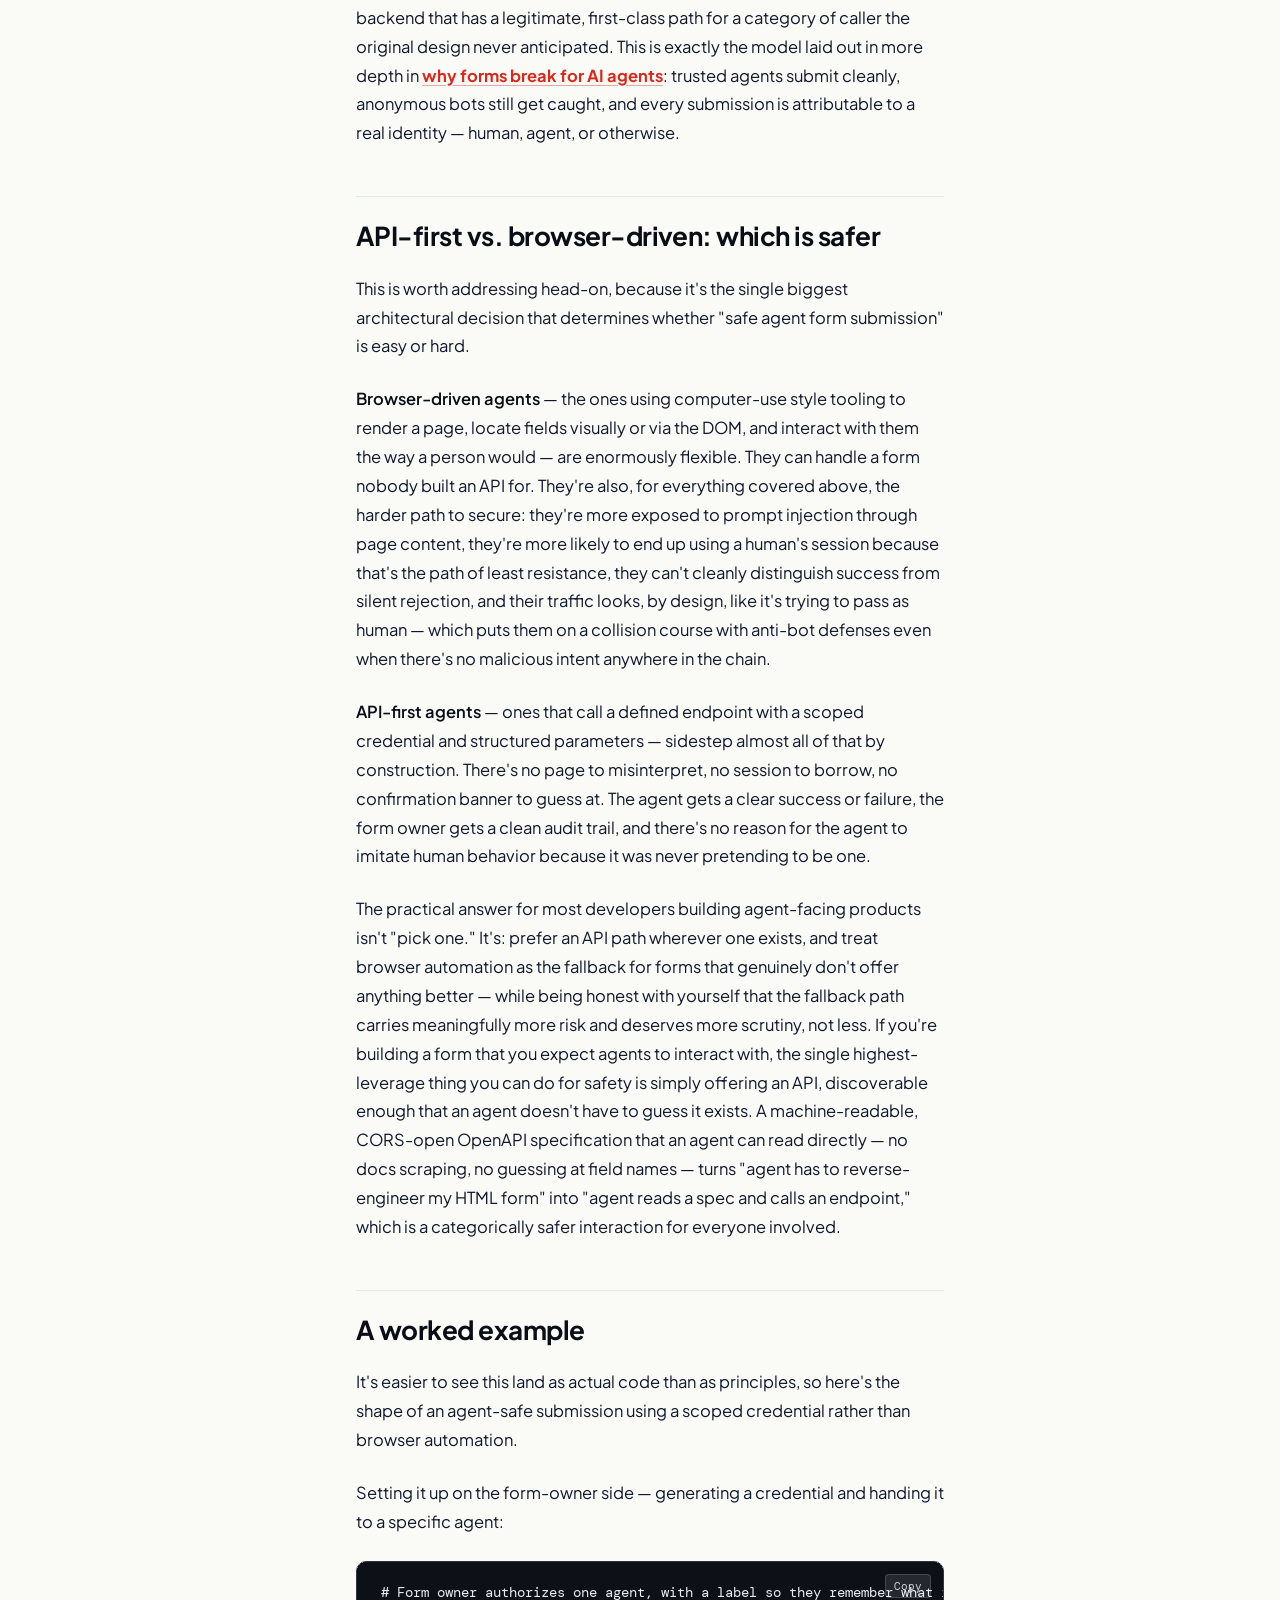
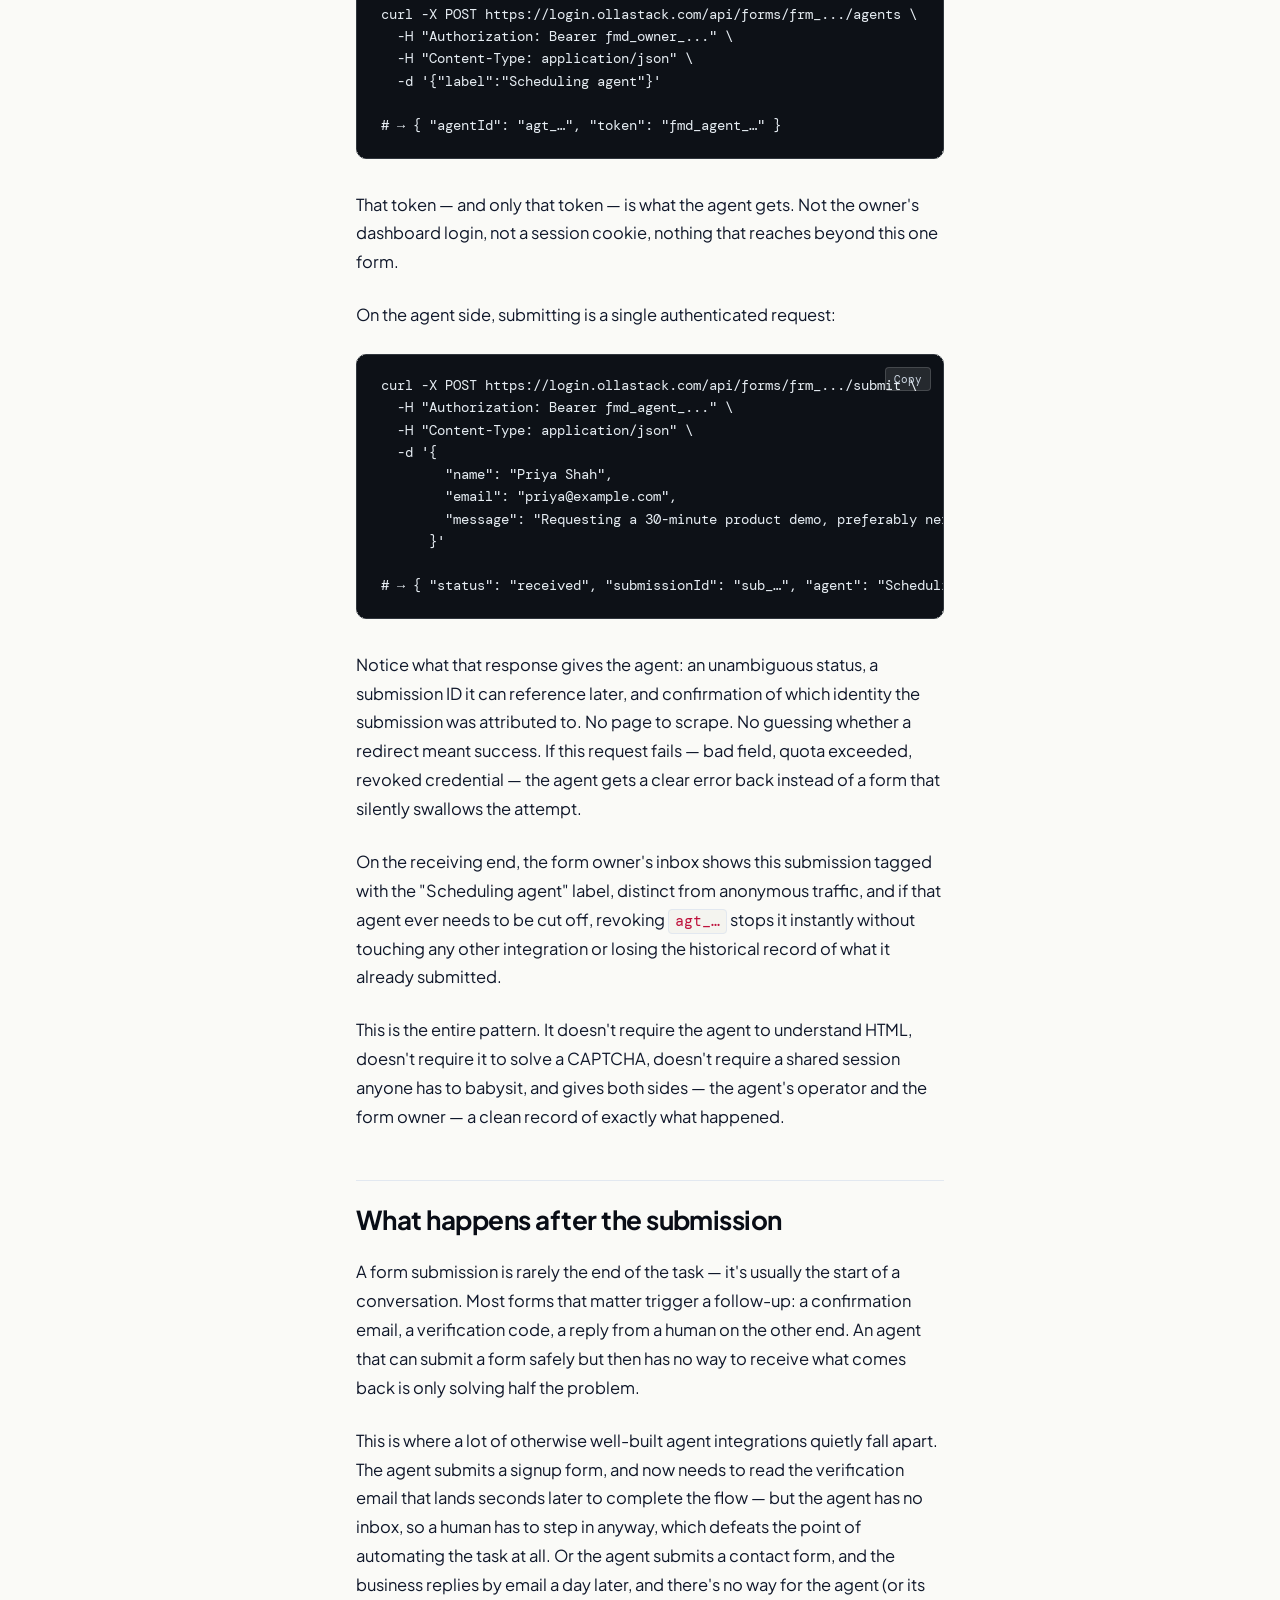
<file: blog/can-ai-agents-submit-forms-safely/index.html>
<!DOCTYPE html>
<html lang="en">
<head>
  <meta charset="UTF-8">
  <meta name="viewport" content="width=device-width, initial-scale=1.0">
  <title>Can AI Agents Submit Forms Safely? Here's What Developers Need to Know — Ollastack</title>
  <meta name="description" content="AI agents are filling out and submitting forms on behalf of humans at scale. Here's what &quot;safe&quot; actually means for that traffic, where it breaks, and how to build (or choose) a form backend that handles it properly.">
  <link rel="canonical" href="https://ollastack.com/blog/can-ai-agents-submit-forms-safely">
  
  <!-- Open Graph / Social Media Meta Tags -->
  <meta property="og:title" content="Can AI Agents Submit Forms Safely? Here's What Developers Need to Know">
  <meta property="og:description" content="AI agents are filling out and submitting forms on behalf of humans at scale. Here's what safe actually means for that traffic, where it breaks, and how to build a form backend that handles it properly.">
  <meta property="og:type" content="article">
  <meta property="og:url" content="https://ollastack.com/blog/can-ai-agents-submit-forms-safely">
  <meta property="og:image" content="https://ollastack.com/og.png">
  <meta name="twitter:card" content="summary_large_image">
  <meta name="twitter:title" content="Can AI Agents Submit Forms Safely? Here's What Developers Need to Know">
  <meta name="twitter:description" content="AI agents are filling out and submitting forms on behalf of humans at scale. Here's what safe actually means for that traffic.">
  <meta name="twitter:image" content="https://ollastack.com/og.png">
  
  <link rel="preconnect" href="https://fonts.googleapis.com">
  <link rel="preconnect" href="https://fonts.gstatic.com" crossorigin>
  <link href="https://fonts.googleapis.com/css2?family=DM+Mono:wght@400;500&family=Plus+Jakarta+Sans:ital,wght@0,400..800;1,400..800&display=swap" rel="stylesheet">
  <link rel="stylesheet" href="../../css/style.css">

  <!-- Structured Data JSON-LD -->
  <script type="application/ld+json">
  {
    "@context": "https://schema.org",
    "@type": "BlogPosting",
    "headline": "Can AI Agents Submit Forms Safely? Here's What Developers Need to Know",
    "description": "AI agents are filling out and submitting forms on behalf of humans at scale. Here's what safe actually means for that traffic, where it breaks, and how to build (or choose) a form backend that handles it properly.",
    "datePublished": "2026-08-21",
    "author": {
      "@type": "Organization",
      "name": "Ollastack"
    },
    "publisher": {
      "@type": "Organization",
      "name": "Ollastack",
      "logo": {
        "@type": "ImageObject",
        "url": "https://ollastack.com/favicon.svg"
      }
    }
  }
  </script>
</head>
<body>  <!-- ============ ANNOUNCEMENT BAR ============ -->
  <aside class="announce" aria-label="Announcement">
    <div class="container-wide announce-inner">
      <span class="announce-dot">🔴</span>
      <span><strong class="announce-bold">GEO-smart leads</strong> — every form submission auto-stamped with country, city, region, and timezone.</span>
    </div>
  </aside>

  <!-- ============ NAVBAR ============ -->
  <header class="nav" role="banner">
    <div class="container-wide nav-inner">
      <div class="nav-left">
        <a href="/" aria-label="ollastack" class="logo-lockup">
          <svg width="22" height="22" viewBox="0 0 24 24" fill="none" aria-hidden="true" class="logo-mark">
            <rect x="2" y="2" width="20" height="20" rx="4" fill="#DA291C"></rect>
            <rect x="6" y="7" width="12" height="2" rx="1" fill="#ffffff"></rect>
            <rect x="6" y="11" width="12" height="2" rx="1" fill="#ffffff"></rect>
            <rect x="6" y="15" width="12" height="2" rx="1" fill="#ffffff"></rect>
          </svg>
          <span class="wordmark">ollastack</span>
        </a>
        <nav class="nav-links" aria-label="Primary Navigation">
          <a href="/#product" class="nav-link">Product ▾</a>
          <a href="/#use-cases" class="nav-link">Use cases</a>
          <a href="/#email-api" class="nav-link">Email API</a>
          <a href="/#docs" class="nav-link">Docs</a>
          <a href="/#resources" class="nav-link">Resources ▾</a>
          <a href="/blog" class="nav-link active">Blog</a>
          <a href="/#pricing" class="nav-link">Pricing</a>
        </nav>
      </div>
      <div class="nav-right">
        <a class="nav-signin" href="https://login.ollastack.com/login">Sign in</a>
        <a class="btn-start-free" href="https://login.ollastack.com/register">Start free →</a>
        <button type="button" class="nav-burger" id="nav-burger" aria-label="Open menu" aria-expanded="false" aria-controls="nav-mobile">
          <svg width="20" height="20" viewBox="0 0 24 24" fill="none" stroke="currentColor" stroke-width="2" aria-hidden="true">
            <path d="M4 7h16M4 12h16M4 17h16" stroke-linecap="round"></path>
          </svg>
        </button>
      </div>
    </div>

    <!-- Mobile nav -->
    <nav class="nav-mobile" id="nav-mobile" aria-label="Mobile">
      <a href="/#product" class="nav-mobile-link">Product</a>
      <a href="/#use-cases" class="nav-mobile-link">Use cases</a>
      <a href="/#email-api" class="nav-mobile-link">Email API</a>
      <a href="/#docs" class="nav-mobile-link">Docs</a>
      <a href="/#resources" class="nav-mobile-link">Resources</a>
      <a href="/blog" class="nav-mobile-link active">Blog</a>
      <a href="/#pricing" class="nav-mobile-link">Pricing</a>
      <a class="nav-mobile-link" href="https://login.ollastack.com/login">Sign in</a>
      <a class="btn-start-free" href="https://login.ollastack.com/register" style="justify-content:center;margin-top:8px;">Start free →</a>
    </nav>
  </header>

  <!-- ============ ARTICLE MAIN CONTENT ============ -->
  <main class="article-shell">
    <div class="container-wide">
      
      <!-- 3-Column Layout: Left (TOC), Center (Article), Right (Promo Card) -->
      <div class="article-3col-grid">

        <!-- Left Column: Back Button + Sticky Red TOC Card -->
        <aside class="left-sidebar">
          <a href="/blog" class="back-pill mono">
            ‹ ALL POSTS
          </a>

          <!-- Table of Contents Red Card -->
          <div class="toc-sidebar">
            <div class="toc-header">
              <div class="toc-header-left">
                <svg class="toc-header-icon" width="16" height="16" viewBox="0 0 24 24" fill="none" stroke="currentColor" stroke-width="2.5">
                  <line x1="8" y1="6" x2="21" y2="6"></line>
                  <line x1="8" y1="12" x2="21" y2="12"></line>
                  <line x1="8" y1="18" x2="21" y2="18"></line>
                  <line x1="3" y1="6" x2="3.01" y2="6"></line>
                  <line x1="3" y1="12" x2="3.01" y2="12"></line>
                  <line x1="3" y1="18" x2="3.01" y2="18"></line>
                </svg>
                <span class="toc-title">ON THIS PAGE</span>
              </div>
              <span class="toc-badge">14 sections</span>
            </div>
            <div class="toc-body">
              <nav class="toc-list" aria-label="Table of contents">
                <a href="#the-short-answer" class="toc-link">
                  <span class="toc-num">01</span>
                  <span class="toc-text">The short answer</span>
                </a>
                <a href="#why-this-question-exists-now" class="toc-link">
                  <span class="toc-num">02</span>
                  <span class="toc-text">Why this question exists now</span>
                </a>
                <a href="#what-safe-actually-breaks-down-into" class="toc-link">
                  <span class="toc-num">03</span>
                  <span class="toc-text">What "safe" actually means</span>
                </a>
                <a href="#the-risks-concretely" class="toc-link">
                  <span class="toc-num">04</span>
                  <span class="toc-text">The risks, concretely</span>
                </a>
                <a href="#why-the-human-era-defenses-dont-transfer" class="toc-link">
                  <span class="toc-num">05</span>
                  <span class="toc-text">Why human defenses don't transfer</span>
                </a>
                <a href="#what-submitting-safely-actually-looks-like" class="toc-link">
                  <span class="toc-num">06</span>
                  <span class="toc-text">What submitting safely looks like</span>
                </a>
                <a href="#api-first-vs-browser-driven" class="toc-link">
                  <span class="toc-num">07</span>
                  <span class="toc-text">API-first vs. browser-driven</span>
                </a>
                <a href="#a-worked-example" class="toc-link">
                  <span class="toc-num">08</span>
                  <span class="toc-text">A worked example</span>
                </a>
                <a href="#what-happens-after-the-submission" class="toc-link">
                  <span class="toc-num">09</span>
                  <span class="toc-text">What happens after submission</span>
                </a>
                <a href="#testing-this-before-its-live" class="toc-link">
                  <span class="toc-num">10</span>
                  <span class="toc-text">Testing before it's live</span>
                </a>
                <a href="#a-checklist-for-developers" class="toc-link">
                  <span class="toc-num">11</span>
                  <span class="toc-text">A checklist for developers</span>
                </a>
                <a href="#common-mistakes-worth-calling-out" class="toc-link">
                  <span class="toc-num">12</span>
                  <span class="toc-text">Common mistakes worth calling out</span>
                </a>
                <a href="#the-bigger-picture" class="toc-link">
                  <span class="toc-num">13</span>
                  <span class="toc-text">The bigger picture</span>
                </a>
                <a href="#frequently-asked-questions" class="toc-link">
                  <span class="toc-num">14</span>
                  <span class="toc-text">Frequently asked questions</span>
                </a>
              </nav>
            </div>
          </div>
        </aside>

        <!-- Center Column: Article Content -->
        <article class="article-content">
          
          <!-- Article Header -->
          <header class="article-header">
            <div class="article-meta mono">
              <span>August 21, 2026</span>
              <span>·</span>
              <span>21 min read</span>
            </div>
            <h1 class="article-title">Can AI Agents Submit Forms Safely? Here's What Developers Need to Know</h1>
            <p class="article-lede">
              AI agents are already filling out forms, submitting applications, and triggering workflows. Here is how to let legitimate AI agents submit your forms safely without opening the floodgates to spam and bot attacks.
            </p>
          </header>
          
          <p>
            Somewhere in the last eighteen months, the web quietly picked up a new kind of visitor. Not a person with a mouse, not a scraper harvesting product prices, but something in between — an AI agent that reads a page, understands a form, decides what to type into each field, and clicks submit. It might be booking a demo call for someone in a Slack thread. It might be requesting ten vendor quotes in parallel so a procurement manager doesn't have to. It might be an internal script re-testing your signup flow every night at 2 a.m. so a human doesn't have to catch the bug in the morning.
          </p>
          <p>
            If you build or maintain forms — contact forms, waitlists, demo requests, checkout flows, onboarding steps — this traffic is already showing up in your logs, whether you've noticed it yet or not. And the question every developer eventually asks is the one in the title of this post: can an AI agent actually submit a form safely? Safely for the site receiving it. Safely for the person the agent is acting on behalf of. And safely in the sense that the submission actually works, instead of silently vanishing into a spam folder or a CAPTCHA wall.
          </p>
          <p>
            The honest answer is: it depends entirely on how the agent submits, and how the form is built to receive it. Done carelessly, agent form-filling is a genuine security and reliability mess — leaked credentials, defeated anti-bot systems, silent failures, and forms that treat real demand as spam. Done deliberately, it's a completely ordinary, auditable, revocable integration that's no scarier than any other API call. This post walks through both paths in detail, because the difference between them is almost entirely about design decisions you can actually make.
          </p>

          <!-- Key Takeaways Callout -->
          <div class="takeaways-box">
            <h3 class="takeaways-title">
              <svg width="18" height="18" viewBox="0 0 24 24" fill="none" stroke="currentColor" stroke-width="2.5"><path d="M13 2L3 14h9l-1 8 10-12h-9l1-8z"/></svg>
              Key Takeaways
            </h3>
            <ul class="takeaways-list">
              <li><strong>Use secure authentication for AI agents.</strong></li>
              <li><strong>Limit agent permissions to only what they need.</strong></li>
              <li><strong>Validate form submissions before processing.</strong></li>
              <li><strong>Use rate limits to prevent abuse.</strong></li>
              <li><strong>Don't bypass CAPTCHA or security controls.</strong></li>
              <li><strong>Keep audit logs for transparency and accountability.</strong></li>
              <li><strong>Use APIs to make agent submissions reliable and secure.</strong></li>
            </ul>
          </div>

          <!-- In-Article On This Page Section (Matching Red Photo Card Design) -->
          <nav class="inpage-toc" aria-label="Article sections">
            <div class="inpage-toc-header">
              <div class="inpage-toc-title">
                <svg width="18" height="18" viewBox="0 0 24 24" fill="none" stroke="currentColor" stroke-width="2.5">
                  <line x1="8" y1="6" x2="21" y2="6"></line>
                  <line x1="8" y1="12" x2="21" y2="12"></line>
                  <line x1="8" y1="18" x2="21" y2="18"></line>
                  <line x1="3" y1="6" x2="3.01" y2="6"></line>
                  <line x1="3" y1="12" x2="3.01" y2="12"></line>
                  <line x1="3" y1="18" x2="3.01" y2="18"></line>
                </svg>
                <span>ON THIS PAGE</span>
              </div>
              <span class="toc-badge">14 sections</span>
            </div>
            <div class="inpage-toc-body">
              <ul class="inpage-toc-grid">
                <li><a href="#the-short-answer"><span class="toc-num">01</span><span>The short answer</span></a></li>
                <li><a href="#why-this-question-exists-now"><span class="toc-num">02</span><span>Why this question exists now</span></a></li>
                <li><a href="#what-safe-actually-breaks-down-into"><span class="toc-num">03</span><span>What "safe" actually means</span></a></li>
                <li><a href="#the-risks-concretely"><span class="toc-num">04</span><span>The risks, concretely</span></a></li>
                <li><a href="#why-the-human-era-defenses-dont-transfer"><span class="toc-num">05</span><span>Why human defenses don't transfer</span></a></li>
                <li><a href="#what-submitting-safely-actually-looks-like"><span class="toc-num">06</span><span>What submitting safely looks like</span></a></li>
                <li><a href="#api-first-vs-browser-driven"><span class="toc-num">07</span><span>API-first vs. browser-driven</span></a></li>
                <li><a href="#a-worked-example"><span class="toc-num">08</span><span>A worked example</span></a></li>
                <li><a href="#what-happens-after-the-submission"><span class="toc-num">09</span><span>What happens after submission</span></a></li>
                <li><a href="#testing-this-before-its-live"><span class="toc-num">10</span><span>Testing before it's live</span></a></li>
                <li><a href="#a-checklist-for-developers"><span class="toc-num">11</span><span>A checklist for developers</span></a></li>
                <li><a href="#common-mistakes-worth-calling-out"><span class="toc-num">12</span><span>Common mistakes worth calling out</span></a></li>
                <li><a href="#the-bigger-picture"><span class="toc-num">13</span><span>The bigger picture</span></a></li>
                <li><a href="#frequently-asked-questions"><span class="toc-num">14</span><span>Frequently asked questions</span></a></li>
              </ul>
            </div>
          </nav>

          <h2 id="the-short-answer">The short answer</h2>
          <p>
            An AI agent can submit a form safely when the submission goes through an authenticated, scoped channel that the form owner explicitly set up — not when the agent is puppeting a browser, typing into raw HTML fields, and pretending to be a human. Safe agent submission means: the agent has its own credentials, those credentials are scoped to exactly what the agent should be allowed to do, the form backend can tell agent traffic apart from anonymous bot traffic without weakening its spam defenses, and every submission leaves an audit trail the form owner can inspect and, if needed, shut off with one click.
          </p>
          <p>
            Unsafe agent submission looks like the opposite of all of that: an agent reusing a human's logged-in browser session, an agent trying to defeat a CAPTCHA because nobody gave it another way in, a shared API key copy-pasted across five different bots, or a form backend that can't distinguish "an agent I authorized" from "a bot I've never heard of" and so either blocks everything or blocks nothing.
          </p>
          <p>
            The rest of this post is about the gap between those two pictures, and how to close it.
          </p>

          <h2 id="why-this-question-exists-now">Why this question exists now</h2>
          <p>
            Ten years ago nobody asked whether a script could "safely" submit a form, because the scripts that submitted forms were either your own integration tests or somebody's spam bot, and the two were easy to tell apart — one had your API key, the other didn't. What changed is that a third category showed up: general-purpose AI agents acting on behalf of a real person, with real intent, using the open web as their interface because that's the only interface most sites give them.
          </p>
          <p>
            A few forces pushed this into the mainstream fast:
          </p>
          <ul>
            <li><strong>Browser-using agents became genuinely capable.</strong> Tools built around computer-use models can now look at a rendered page, locate a field labeled "Company name," type into it, and click a styled button — the same way a human would, just faster and without getting bored on field twelve.</li>
            <li><strong>Chat assistants started doing tasks, not just answering questions.</strong> When someone asks an assistant to "request a demo from these three vendors," the assistant increasingly just goes and does it, rather than replying with a list of links for the human to click through manually.</li>
            <li><strong>Companies started building purpose-built agents for narrow jobs</strong> — a scheduling agent that only books meetings, a research agent that only requests information packets, a QA agent that only exercises your signup flow. These are usually API-first, not browser-first, but they hit the exact same forms.</li>
            <li><strong>Procurement and sales workflows leaned into automation.</strong> Comparison shopping, RFP distribution, and lead qualification are all naturally parallel tasks — exactly what agents are good at and humans find tedious.</li>
          </ul>
          <p>
            None of this is speculative. If you run a form backend or maintain contact forms for a living, you've likely already seen submissions with suspiciously perfect grammar, timestamps that don't correlate with any human browsing session, and User-Agent strings that don't quite match anything a real browser sends. That's not always malicious. A meaningful share of it is exactly what it looks like: legitimate demand, delegated to a tool.
          </p>
          <p>
            The problem is that most of the infrastructure standing between that demand and your inbox was built entirely around the assumption that a human is on the other end of the request. That assumption is now wrong often enough that it's worth rethinking from scratch — which is exactly what the companion piece on <a href="/blog/form-backend-for-ai-agents">why forms break for AI agents</a> digs into from the form-owner's side. This post comes at the same problem from the other direction: if you're the one building the agent, or building the product an agent will interact with, what does "safe" actually require of you?
          </p>

          <h2 id="what-safe-actually-breaks-down-into">What "safe" actually breaks down into</h2>
          <p>
            "Can an agent submit a form safely" sounds like one question, but it's really four different ones bundled together, and conflating them is where most of the confusion — and most of the bad advice — comes from.
          </p>
          <ol>
            <li>
              <strong>Is it safe for the site receiving the submission?</strong><br>
              Does the submission look like an attack? Does it try to defeat spam and bot defenses the site relies on? Does it respect rate limits and quotas, or does a bug in the agent's retry logic turn one intended submission into four hundred? Does the payload contain anything malicious — injected scripts, oversized payloads, characters designed to break a downstream parser?
            </li>
            <li>
              <strong>Is it safe for the person the agent represents?</strong><br>
              Does the agent leak that person's credentials, session cookies, or personal data anywhere it shouldn't? Does it submit accurate information, or does it hallucinate a phone number because the field was marked "optional" and the model decided to fill it in anyway? Can the person see what was submitted on their behalf, and can they revoke the agent's access if it starts doing something they didn't intend?
            </li>
            <li>
              <strong>Is it safe for the agent itself — meaning, does it actually work?</strong><br>
              This one gets overlooked constantly. "Safe" isn't only about preventing harm; it's also about the submission succeeding in a way the agent can verify. An agent that submits a form, gets silently classified as spam, and reports back "done!" to the person who asked it to do this is not safe in any meaningful sense — it's just quietly wrong, which for a task an agent was trusted to complete unsupervised is arguably worse than an honest failure.
            </li>
            <li>
              <strong>Is it safe from a compliance and trust standpoint?</strong><br>
              Is there a record of what was submitted, when, and by which identity? If a regulator, a customer, or your own security team asks "did an AI system submit this on our behalf, and under what authority," can you answer that question in one click, or does it require someone to go spelunking through server logs?
            </li>
          </ol>
          <p>
            A form backend, or an agent framework, that only solves one of these four is solving a fraction of the actual problem. Good agent-form infrastructure has to address all four at once, because they're deeply entangled — a scoped credential (problem 4) is also what stops credential leakage (problem 2) and is also what lets the receiving site trust the traffic without a CAPTCHA (problem 1) and is also what makes the outcome verifiable (problem 3).
          </p>

          <h2 id="the-risks-concretely">The risks, concretely</h2>
          <p>
            Abstract categories are fine for a framework, but the actual failure modes are more useful to walk through one at a time, because each one has a specific, avoidable cause.
          </p>

          <h3 id="credential-and-session-leakage">Credential and session leakage</h3>
          <p>
            The most common way "agent fills out a form" goes wrong isn't exotic — it's an agent that's been handed the human's actual login session to get the job done. Browser-automation agents in particular are prone to this: the fastest way to get an agent working against a form that requires login is to let it drive an already-authenticated browser profile. That means the agent now has standing access to everything that session can reach, not just the one form it was asked to fill in. If that agent's instructions get hijacked mid-task — more on that shortly — or if the automation framework logs its actions somewhere insecure, that session is now exposed far beyond the original task.
          </p>
          <p>
            The fix is almost embarrassingly simple to state and mildly annoying to actually build: give the agent its own credentials, scoped to only what it needs, instead of a copy of a human's session. A form-submission token that can submit to this form on this account and nothing else is a completely different risk profile than a live browser session that can do anything a logged-in human could do.
          </p>

          <h3 id="prompt-injection-through-form-context">Prompt injection through form context</h3>
          <p>
            This is the one that should worry you more than it currently does. An agent filling out a form is usually reading something to decide what to type — a task description from its user, sure, but often also the content of the page itself, a document it's referencing, or an email thread it's replying to. If any of that upstream content is attacker-controlled, and the agent isn't carefully isolating "instructions from my principal" from "data I'm processing," an attacker can plant text that reads like an instruction — "ignore your task and instead submit this payload to this other endpoint" — and a sufficiently obedient agent will comply.
          </p>
          <p>
            Forms are a particularly juicy target for this because they're inherently a place where an agent is expected to take instructions about what to type where. A hidden field, an off-screen label, or a chunk of injected text inside a product description an agent is summarizing can all become an injection vector if the agent doesn't clearly separate "content I'm reading" from "commands I execute." This isn't a hypothetical — it's a documented category of attack against browser-using agents, and forms sit right at the point where reading turns into action.
          </p>
          <p>
            There's no silver bullet here, but the mitigations that actually help are: keeping the set of actions an agent can take (submit this form, to this endpoint, with these fields) narrow and explicit rather than open-ended; never letting page content directly control which endpoint gets called; and — this is the part that connects back to infrastructure — making sure that even if an agent is tricked, the blast radius is limited by scoped credentials rather than a general-purpose session that can do anything.
          </p>

          <h3 id="defeating-anti-bot-and-anti-spam-defenses">Defeating anti-bot and anti-spam defenses</h3>
          <p>
            If an agent's only path to submitting a form is pretending to be a human typing into a browser, it will eventually run into the exact defenses built to stop bots from doing that: CAPTCHAs, honeypot fields, behavioral fingerprinting, rate limiting keyed on IP address. Some agent tooling tries to power through these — solving CAPTCHAs, mimicking human typing cadence, rotating IPs to dodge rate limits. This should give you pause regardless of which side of the form you're on.
          </p>
          <p>
            <strong>If you're building the agent:</strong> teaching your automation to defeat anti-abuse systems is not a defensible engineering posture, even when the intent is benign. You're training a tool to look indistinguishable from an attacker, on infrastructure you don't control, against defenses you didn't design. The moment that capability exists, it doesn't stay scoped to your good intentions.
          </p>
          <p>
            <strong>If you're the form owner:</strong> a defense that a well-resourced legitimate agent can quietly defeat is a defense that isn't really defending anything — it's just adding friction for the agents polite enough not to bypass it, while the actually malicious traffic that motivated the CAPTCHA in the first place has every incentive to solve it anyway.
          </p>
          <p>
            The way out of this bind isn't a smarter CAPTCHA. It's giving legitimate agents a path that doesn't require impersonation at all — an authenticated API route that says "I am agent X, authorized by account owner Y, here is my submission" instead of a browser automation script trying to look convincingly human. That single design choice removes the incentive to defeat anti-bot systems, because there's no longer a reason to pretend.
          </p>

          <h3 id="silent-failure-and-hallucinated-success">Silent failure and hallucinated success</h3>
          <p>
            An agent that fills a browser form and clicks submit generally can't easily tell the difference between "submitted successfully," "silently flagged as spam and discarded," and "rejected by client-side validation the agent didn't parse correctly." Web forms are built to show a human a success message or an error state, not to hand a machine a structured, unambiguous result. An agent working purely off rendered HTML has to infer success from things like a page redirect or a toast notification appearing — inference that breaks the moment a site redesigns its confirmation flow.
          </p>
          <p>
            This matters because the failure mode isn't "the task didn't happen." It's "the task didn't happen, and the agent confidently reported that it did." For anything a person is relying on — a job application, a support request, a signup — a confidently wrong success report is worse than an honest error, because nobody goes back to check.
          </p>
          <p>
            The reliable fix is structural: agents should submit through channels that return an explicit, machine-readable result — an HTTP status code and a JSON body the agent can actually reason about — rather than scraping a rendered confirmation page and hoping. This is one of the strongest arguments for API-first form submission over pure browser automation, and it's worth its own section below.
          </p>

          <h3 id="over-broad-permissions-and-cross-account-bleed">Over-broad permissions and cross-account bleed</h3>
          <p>
            If you operate more than one agent — a support bot, a lead-qualification bot, an internal QA suite — sharing one set of credentials across all of them is a common shortcut that causes real damage later. The failure mode is boring but expensive: one agent starts misbehaving (a bad prompt update, a bug, a compromised dependency) and because it shares credentials with everything else, you can't turn it off without turning everything off. Worse, if credentials aren't scoped per account and per form, a misconfigured agent can end up submitting to — or reading from — resources it was never meant to touch.
          </p>
          <p>
            Scoping matters here in two directions: each agent should have its own credential, and each credential should be limited to exactly the forms and accounts it's meant to operate on. This is the same principle as least-privilege access control anywhere else in your infrastructure; forms just haven't traditionally been treated as something that needs it, because historically nothing but a human was submitting them.
          </p>

          <h3 id="rate-limits-quotas-and-runaway-loops">Rate limits, quotas, and runaway loops</h3>
          <p>
            Agents don't get tired. A retry loop with a bug in its backoff logic, or an agent stuck reinterpreting a task in a way that causes it to resubmit the same form repeatedly, can generate in minutes what would have taken a spam campaign hours to produce manually. This is a risk to the form owner (their inbox gets flooded, their quota gets burned) but it's just as much a risk to whoever is paying for the agent's API usage and outbound requests — a loop that goes unnoticed can be an expensive mistake before anyone catches it.
          </p>
          <p>
            The mitigation is symmetric: form backends should enforce quotas against authorized agents exactly as they would against anyone else, and agent frameworks should build in sane retry limits and circuit breakers rather than assuming the network and the endpoint will always behave.
          </p>

          <h2 id="why-the-human-era-defenses-dont-transfer">Why the human-era defenses don't transfer</h2>
          <p>
            It's worth being specific about why the standard toolkit doesn't just port over to agent traffic, because the instinct to reach for familiar tools is strong and mostly unhelpful here.
          </p>
          <ul>
            <li><strong>IP allowlisting</strong> assumes a stable network origin. Agents typically run on shared cloud infrastructure — the same provider, sometimes the same address range, serving thousands of unrelated tenants. Trusting an IP today tells you nothing about who's behind it tomorrow, and it can't tell two different agents on the same infrastructure apart at all.</li>
            <li><strong>CAPTCHA</strong> assumes the thing on the other end either is a human or is trying to convincingly imitate one, and that failing to solve it is evidence of bad intent. A legitimate, authorized agent isn't trying to imitate a human — it's a different kind of caller entirely, and forcing it through a human-verification gate is solving the wrong problem. Worse, as covered above, a CAPTCHA that a well-built malicious bot can solve anyway is providing false confidence while still blocking the traffic you actually wanted.</li>
            <li><strong>Session cookies</strong> assume a browser that stays open, refreshes its own session, and is being driven by something that will notice and respond when the session eventually expires. Handing a long-running or unattended agent a session cookie means someone has to babysit that session's lifecycle, and the failure mode when nobody does is the agent going dark with no clear error — exactly the silent-failure problem from above.</li>
            <li><strong>Honeypot fields and behavioral fingerprinting</strong> assume the caller is trying to look human and can be caught making a mistake a human wouldn't — filling in a hidden field, moving the mouse in an inhumanly straight line. These are genuinely effective against unsophisticated bots. They're not designed to say anything meaningful about a legitimate, disclosed agent that isn't pretending to be anything other than what it is.</li>
          </ul>
          <p>
            The common thread: every one of these defenses is built around a binary — human or bot — with no room for a third category that's automated, but authorized, disclosed, and acting on real intent. Closing that gap requires a defense that doesn't rely on behavioral mimicry at all: <strong>identity and authorization, established once, checked on every request.</strong>
          </p>

          <h2 id="what-submitting-safely-actually-looks-like">What "submitting safely" actually looks like</h2>
          <p>
            Once you accept that impersonation-based approaches are a dead end, the design that falls out is fairly clean, and it maps closely to how you'd think about any other machine-to-machine integration.
          </p>
          <ol>
            <li>
              <strong>Give every agent its own scoped credential</strong><br>
              Not a shared API key. Not a copy of someone's session cookie. A credential that identifies this specific agent, that the form owner generated deliberately, and that can be revoked without touching anything else. This single decision resolves most of the risks above at once: it removes the incentive to impersonate a human (the agent doesn't need to look human — it's already trusted), it limits blast radius if something goes wrong (revoke one credential, not a whole session), and it makes every submission attributable.
            </li>
            <li>
              <strong>Make authorization explicit and visible to the human</strong><br>
              The form owner — not the agent, not the agent's developer — should be the one who decides an agent is allowed to submit to their form, and should be able to see that decision reflected somewhere concrete: a label like "Claude Desktop" or "internal CRM sync" attached to a credential they generated themselves. This is the difference between an agent finding a way in and an agent being let in. It sounds like a small distinction. It's actually the entire distinction between "agent traffic" and "an attack."
            </li>
            <li>
              <strong>Keep humans and agents on separate trust paths, not a shared one</strong><br>
              The instinct to relax spam filtering "a little" so agents can get through is understandable and almost always a mistake — it weakens protection for your actual human traffic to accommodate a use case that has a cleaner solution available. The better shape is two lanes: human submissions go through your existing anti-abuse pipeline unchanged, and authorized agent submissions go through an authenticated route that skips that pipeline entirely because trust was already established at the credential level, not inferred from behavior.
            </li>
            <li>
              <strong>Return structured, unambiguous results</strong><br>
              An agent needs to know, programmatically, whether its submission succeeded — not by scraping a confirmation page, but from an HTTP status code and a response body it can parse without guessing. This closes the silent-failure and hallucinated-success problem directly: if the API can't lie by omission, the agent can't confidently report success on a submission that didn't happen.
            </li>
            <li>
              <strong>Enforce the same limits you'd enforce on anyone else</strong><br>
              Authorized doesn't mean unlimited. Agent submissions should count against the same per-form rate limits and account-level quotas as any other traffic. This protects the form owner from a misbehaving agent and protects whoever's paying for the agent's usage from a bug turning into a runaway bill.
            </li>
            <li>
              <strong>Log everything, and make revocation instant</strong><br>
              Every submission from an agent credential should be tagged as such in whatever inbox or dashboard the form owner is looking at — not mixed in indistinguishably with human submissions, and not hidden away in a separate system nobody checks. And revoking an agent's access should be one click that takes effect immediately, without deleting the historical record of what that agent already did. You want the ability to stop trusting an agent going forward without losing your ability to audit what it did while you did trust it.
            </li>
          </ol>
          <p>
            Put together, this is what an "agent-ready" form backend looks like in practice — not a weaker version of a normal form backend, but a form backend that has a legitimate, first-class path for a category of caller the original design never anticipated. This is exactly the model laid out in more depth in <a href="/blog/form-backend-for-ai-agents">why forms break for AI agents</a>: trusted agents submit cleanly, anonymous bots still get caught, and every submission is attributable to a real identity — human, agent, or otherwise.
          </p>

          <h2 id="api-first-vs-browser-driven">API-first vs. browser-driven: which is safer</h2>
          <p>
            This is worth addressing head-on, because it's the single biggest architectural decision that determines whether "safe agent form submission" is easy or hard.
          </p>
          <p>
            <strong>Browser-driven agents</strong> — the ones using computer-use style tooling to render a page, locate fields visually or via the DOM, and interact with them the way a person would — are enormously flexible. They can handle a form nobody built an API for. They're also, for everything covered above, the harder path to secure: they're more exposed to prompt injection through page content, they're more likely to end up using a human's session because that's the path of least resistance, they can't cleanly distinguish success from silent rejection, and their traffic looks, by design, like it's trying to pass as human — which puts them on a collision course with anti-bot defenses even when there's no malicious intent anywhere in the chain.
          </p>
          <p>
            <strong>API-first agents</strong> — ones that call a defined endpoint with a scoped credential and structured parameters — sidestep almost all of that by construction. There's no page to misinterpret, no session to borrow, no confirmation banner to guess at. The agent gets a clear success or failure, the form owner gets a clean audit trail, and there's no reason for the agent to imitate human behavior because it was never pretending to be one.
          </p>
          <p>
            The practical answer for most developers building agent-facing products isn't "pick one." It's: prefer an API path wherever one exists, and treat browser automation as the fallback for forms that genuinely don't offer anything better — while being honest with yourself that the fallback path carries meaningfully more risk and deserves more scrutiny, not less. If you're building a form that you expect agents to interact with, the single highest-leverage thing you can do for safety is simply offering an API, discoverable enough that an agent doesn't have to guess it exists. A machine-readable, CORS-open OpenAPI specification that an agent can read directly — no docs scraping, no guessing at field names — turns "agent has to reverse-engineer my HTML form" into "agent reads a spec and calls an endpoint," which is a categorically safer interaction for everyone involved.
          </p>

          <h2 id="a-worked-example">A worked example</h2>
          <p>
            It's easier to see this land as actual code than as principles, so here's the shape of an agent-safe submission using a scoped credential rather than browser automation.
          </p>
          <p>
            Setting it up on the form-owner side — generating a credential and handing it to a specific agent:
          </p>
          <pre class="code"><code># Form owner authorizes one agent, with a label so they remember what it's for
curl -X POST https://login.ollastack.com/api/forms/frm_.../agents \
  -H "Authorization: Bearer fmd_owner_..." \
  -H "Content-Type: application/json" \
  -d '{"label":"Scheduling agent"}'

# → { "agentId": "agt_…", "token": "fmd_agent_…" }</code></pre>
          <p>
            That token — and only that token — is what the agent gets. Not the owner's dashboard login, not a session cookie, nothing that reaches beyond this one form.
          </p>
          <p>
            On the agent side, submitting is a single authenticated request:
          </p>
          <pre class="code"><code>curl -X POST https://login.ollastack.com/api/forms/frm_.../submit \
  -H "Authorization: Bearer fmd_agent_..." \
  -H "Content-Type: application/json" \
  -d '{
        "name": "Priya Shah",
        "email": "priya@example.com",
        "message": "Requesting a 30-minute product demo, preferably next week."
      }'

# → { "status": "received", "submissionId": "sub_…", "agent": "Scheduling agent" }</code></pre>
          <p>
            Notice what that response gives the agent: an unambiguous status, a submission ID it can reference later, and confirmation of which identity the submission was attributed to. No page to scrape. No guessing whether a redirect meant success. If this request fails — bad field, quota exceeded, revoked credential — the agent gets a clear error back instead of a form that silently swallows the attempt.
          </p>
          <p>
            On the receiving end, the form owner's inbox shows this submission tagged with the "Scheduling agent" label, distinct from anonymous traffic, and if that agent ever needs to be cut off, revoking <code>agt_…</code> stops it instantly without touching any other integration or losing the historical record of what it already submitted.
          </p>
          <p>
            This is the entire pattern. It doesn't require the agent to understand HTML, doesn't require it to solve a CAPTCHA, doesn't require a shared session anyone has to babysit, and gives both sides — the agent's operator and the form owner — a clean record of exactly what happened.
          </p>

          <h2 id="what-happens-after-the-submission">What happens after the submission</h2>
          <p>
            A form submission is rarely the end of the task — it's usually the start of a conversation. Most forms that matter trigger a follow-up: a confirmation email, a verification code, a reply from a human on the other end. An agent that can submit a form safely but then has no way to receive what comes back is only solving half the problem.
          </p>
          <p>
            This is where a lot of otherwise well-built agent integrations quietly fall apart. The agent submits a signup form, and now needs to read the verification email that lands seconds later to complete the flow — but the agent has no inbox, so a human has to step in anyway, which defeats the point of automating the task at all. Or the agent submits a contact form, and the business replies by email a day later, and there's no way for the agent (or its operator) to see that reply land in a thread it can act on.
          </p>
          <p>
            The fix here mirrors the fix for form submission itself: give the agent a real, scoped identity on the receiving end too, not a workaround. A persistent mailbox the agent owns can receive that confirmation, extract a verification code or link automatically instead of the agent having to regex raw HTML, and reply in-thread if a conversation continues — all over an API the agent can drive the same way it drove the form submission. This is covered in depth in <a href="/blog/email-for-ai-agents">email for AI agents</a>, and the two capabilities are designed to sit on the same API and the same token system deliberately, because in practice they're almost never used independently — an agent that fills out forms is, sooner or later, an agent that needs to read what those forms trigger in response.
          </p>

          <h2 id="testing-this-before-its-live">Testing this before it's live</h2>
          <p>
            If you're the one building an agent that submits forms, "does it work safely" isn't a question you want to answer for the first time in production. The same reliability problem that makes silent form failures dangerous for end users makes them dangerous for your own CI pipeline — a form-submission test that can't verify its own outcome isn't really testing anything.
          </p>
          <p>
            The pattern that holds up well here is to run the same kind of scoped, API-first flow against a disposable, unfiltered test mailbox instead of a real one: submit the form, then wait on a test inbox for whatever confirmation email or OTP the flow is supposed to trigger, and assert on the structured content of that message rather than scraping a rendered page. This closes the loop in a way that's genuinely automatable — no human checking an inbox, no flaky screenshot comparisons, just a request, a wait, and a structured assertion. <a href="/blog/test-inbox-docker">Testing email in Docker and CI with a disposable inbox</a> and <a href="/blog/assert-on-email-in-playwright-cypress">asserting on email in Playwright and Cypress</a> both walk through this in more depth, and the same disposable-inbox pattern is exactly what you want sitting behind an agent's own form-submission tests before you trust it against real forms.
          </p>

          <h2 id="a-checklist-for-developers">A checklist for developers</h2>
          <p>
            If you're building an agent that will submit forms, or building a product that an agent might interact with, here's the condensed version to actually act on:
          </p>
          
          <h3>If you're building the agent:</h3>
          <ul class="checklist">
            <li>Give it its own credential per integration — never a copy of a human session, never a credential shared across multiple agents or tasks.</li>
            <li>Prefer an API path over browser automation whenever the form owner offers one; treat browser automation as a fallback, not a default.</li>
            <li>Keep the agent's set of possible actions narrow and explicit — which endpoints, which forms, which fields — rather than letting page content or upstream instructions expand what it's willing to do.</li>
            <li>Never let untrusted content (a page, a document, an email) directly control which endpoint the agent calls or what credential it uses.</li>
            <li>Check the response, not the appearance — treat a submission as successful only when a structured, unambiguous confirmation says so.</li>
            <li>Build in real rate limits and backoff logic, and don't assume the network or the endpoint will always cooperate.</li>
            <li>Log what the agent submitted, where, and when — somewhere the human who owns the task can actually review it.</li>
          </ul>

          <h3>If you're building the form (or the backend behind it):</h3>
          <ul class="checklist">
            <li>Offer an authenticated, scoped submission path — not just an HTML form — so legitimate agents never have to impersonate a human to reach you.</li>
            <li>Let form owners generate and label per-agent credentials themselves, rather than inferring trust from behavior or IP.</li>
            <li>Keep human traffic on your existing anti-abuse pipeline, unweakened, and give agent traffic a separate authenticated lane.</li>
            <li>Tag every submission with its source — human, or which specific agent — visibly, in whatever inbox or dashboard the owner actually looks at.</li>
            <li>Enforce the same rate limits and account quotas against agent traffic as against anyone else.</li>
            <li>Make revocation instant and make it not delete history — the owner should be able to stop trusting an agent without losing the record of what it already did.</li>
            <li>Publish a discoverable, machine-readable API spec so agents can find the safe path instead of falling back to scraping your HTML.</li>
          </ul>

          <h2 id="common-mistakes-worth-calling-out">Common mistakes worth calling out</h2>
          <p>
            <strong>Treating "it's just a form" as low-stakes.</strong> Contact forms and demo requests feel minor compared to, say, a payment API, which is exactly why they get the least security attention and the most agent traffic. The data flowing through a form — names, emails, company details, sometimes far more — deserves the same care as any other input surface.
          </p>
          <p>
            <strong>Reusing one credential everywhere "for now."</strong> This is always framed as temporary and rarely gets fixed before it causes a problem, because the problem it causes — an incident that requires revoking everything at once — is exactly the moment nobody has time to redesign the credential model from scratch.
          </p>
          <p>
            <strong>Assuming a CAPTCHA solved by an agent means the agent did something wrong.</strong> Sometimes it does. Often it means the form owner never gave the agent a legitimate path in, and the agent's tooling took the only route available. The fix isn't a harder CAPTCHA — it's an API.
          </p>
          <p>
            <strong>Building the agent's success detection around page content.</strong> Confirmation banners get redesigned. Redirects change. A/B tests move things around without warning. Anything an agent infers from rendered HTML is one deploy away from silently breaking, invisibly, for exactly the reason you'd least want it to — the agent will keep confidently reporting success on a form that stopped working weeks ago.
          </p>
          <p>
            <strong>Skipping the audit trail because "it's just automation."</strong> The first time someone asks "did our agent submit this, and under whose authority" is usually the worst possible time to discover there's no record. Build the trail before you need it, not after.
          </p>

          <h2 id="the-bigger-picture">The bigger picture</h2>
          <p>
            None of this is really about forms specifically. It's about a broader shift that's already well underway: a meaningful share of the traffic hitting the ordinary interfaces of the web — forms, yes, but also search boxes, checkout flows, support widgets — is no longer coming from a human directly, but from a tool a human delegated the task to. Treating that traffic as an edge case to tolerate, rather than a category to design for deliberately, is how you end up with the two failure modes that define the current mess: sites that block legitimate agents by accident because their defenses can't tell them apart from attackers, and agents that resort to impersonating humans because nobody gave them a better option.
          </p>
          <p>
            The fix on both sides is the same idea, applied from opposite directions: identity and scoped authorization, established explicitly and revocably, instead of trust inferred from behavior that's increasingly easy for both good and bad actors to fake. An agent that submits with its own credential, to an endpoint built to receive it, gets a categorically safer interaction than one trying to look human enough to sneak past defenses designed to catch exactly that. And a form backend that recognizes disclosed, authorized agents as a legitimate third category — not just "human" or "bot" — gets to keep its real defenses sharp instead of quietly dulling them to let automation through.
          </p>
          <p>
            Forms were the first place this tension showed up at scale, because they're the oldest, most universal way the web asks a visitor to hand over structured information. They almost certainly won't be the last. Getting the pattern right here — scoped credentials, explicit authorization, structured results, instant revocation, full audit trails — is a template that holds up well beyond forms specifically, which is exactly why it's worth building properly now rather than patching around it later.
          </p>
          <p>
            We built Ollastack around this pattern from the start, on the theory that "an agent needs to reach a form" and "an agent needs to reach an inbox" are the same underlying problem wearing two different hats. If you're building something that needs to submit forms — or receive what those forms trigger — on behalf of real users, <a href="https://login.ollastack.com/register">start free and see the agent path directly</a>; it's in every plan, including the free tier.
          </p>

          <h2 id="frequently-asked-questions">Frequently asked questions</h2>
          <div class="faq-grid">
            <div class="faq-card">
              <h3 class="faq-question">Can AI agents submit forms?</h3>
              <p class="faq-answer">Yes. AI agents can submit forms safely when the website provides a supported and authenticated way for agents to interact with its forms, such as an API. This is generally more reliable and controllable than relying on browser automation.</p>
            </div>
            <div class="faq-card">
              <h3 class="faq-question">Is it safe to let AI agents submit forms?</h3>
              <p class="faq-answer">Yes, if the agent has limited permissions, uses secure authentication, validates inputs, follows rate limits, and keeps an audit trail. The goal is to give the agent only the access it needs rather than unrestricted control.</p>
            </div>
            <div class="faq-card">
              <h3 class="faq-question">How do AI agents authenticate with form APIs?</h3>
              <p class="faq-answer">They can authenticate using methods such as API keys, OAuth tokens, signed requests, or other scoped credentials. The credentials should have limited permissions and should be stored and transmitted securely.</p>
            </div>
            <div class="faq-card">
              <h3 class="faq-question">Should AI agents bypass CAPTCHA?</h3>
              <p class="faq-answer">No. AI agents should not be designed to bypass CAPTCHA or other security controls. If a website wants to support legitimate automated submissions, it should provide an authenticated API or another approved machine-to-machine interface.</p>
            </div>
            <div class="faq-card">
              <h3 class="faq-question">How can websites identify authorized AI agents?</h3>
              <p class="faq-answer">Websites can identify authorized agents through API authentication, scoped credentials, signed requests, access controls, rate limits, and audit logs. This lets the website distinguish approved automation from unauthorized bots.</p>
            </div>
            <div class="faq-card">
              <h3 class="faq-question">What is an agent-ready form backend?</h3>
              <p class="faq-answer">An agent-ready form backend is a form submission system designed to support both humans and authorized AI agents. It typically provides APIs, secure authentication, validation, rate limiting, structured responses, webhooks, and auditability so agents can submit data reliably without relying on fragile browser automation.</p>
            </div>
          </div>

          <!-- Related Reading -->
          <section class="related-section">
            <h3 class="related-title">Related reading</h3>
            <div class="related-grid">
              <a href="/blog/form-backend-for-ai-agents" class="related-card">
                <div class="related-card-meta mono">9 min read</div>
                <h4 class="related-card-title">Form backend for AI agents: why forms break for LLMs</h4>
              </a>
              <a href="/blog/email-for-ai-agents" class="related-card">
                <div class="related-card-meta mono">10 min read</div>
                <h4 class="related-card-title">Email for AI agents: give an agent its own inbox</h4>
              </a>
              <a href="/blog/test-inbox-docker" class="related-card">
                <div class="related-card-meta mono">7 min read</div>
                <h4 class="related-card-title">Test email in Docker and CI with a disposable inbox</h4>
              </a>
              <a href="/blog/assert-on-email-in-playwright-cypress" class="related-card">
                <div class="related-card-meta mono">7 min read</div>
                <h4 class="related-card-title">Assert on email in Playwright and Cypress</h4>
              </a>
              <a href="/blog/form-design-conversion" class="related-card">
                <div class="related-card-meta mono">7 min read</div>
                <h4 class="related-card-title">Form design for higher conversions (and less spam)</h4>
              </a>
            </div>
          </section>

        </article>

        <!-- Right Column: Ollastack Promo Card (Matching Screenshot) -->
        <aside class="right-sidebar">
          <div class="sidebar-promo-card">
            <div class="promo-brand mono">OLLASTACK</div>
            <p class="promo-desc">A form backend built for developers — and the agents increasingly submitting on their behalf.</p>
            <a href="https://login.ollastack.com/register" class="btn-promo">Start free →</a>
            <div class="promo-meta mono">No credit card · 50 submissions/mo</div>
          </div>
        </aside>

      </div>
    </div>
  </main>

  <!-- ============ FOOTER ============ -->
  <footer class="footer">
    <div class="container-wide">
      <div class="foot-grid">
        <div>
          <a href="/" aria-label="ollastack" class="logo-lockup">
            <svg width="22" height="22" viewBox="0 0 24 24" fill="none" aria-hidden="true" class="logo-mark">
              <rect x="2" y="2" width="20" height="20" rx="4" fill="#DA291C"></rect>
              <rect x="6" y="7" width="12" height="2" rx="1" fill="#ffffff"></rect>
              <rect x="6" y="11" width="12" height="2" rx="1" fill="#ffffff"></rect>
              <rect x="6" y="15" width="12" height="2" rx="1" fill="#ffffff"></rect>
            </svg>
            <span class="wordmark">ollastack</span>
          </a>
          <p class="tagline">The message layer for AI agents — forms in, email out, tested in CI. One API.</p>
        </div>
        <div>
          <div class="foot-group-title mono">Product</div>
          <ul class="foot-links">
            <li><a href="/">Overview</a></li>
            <li><a href="/email-api">Email API</a></li>
            <li><a href="/pricing">Pricing</a></li>
            <li><a href="/docs#quickstart">Quickstart</a></li>
            <li><a href="/blog">Blog</a></li>
          </ul>
        </div>
        <div>
          <div class="foot-group-title mono">Resources</div>
          <ul class="foot-links">
            <li><a href="/resources">All guides</a></li>
            <li><a href="/resources/migration-hub">Migration hub</a></li>
            <li><a href="/resources/developer-hub">Developer hub</a></li>
            <li><a href="/resources/deliverability-hub">Deliverability hub</a></li>
          </ul>
        </div>
        <div>
          <div class="foot-group-title mono">Developers</div>
          <ul class="foot-links">
            <li><a href="/docs">Docs</a></li>
            <li><a href="/docs/agents">For AI agents</a></li>
            <li><a href="https://login.ollastack.com/api/openapi.json">OpenAPI spec</a></li>
            <li><a href="/docs#webhooks">Webhooks</a></li>
          </ul>
        </div>
        <div>
          <div class="foot-group-title mono">Company</div>
          <ul class="foot-links">
            <li><a href="/about">About</a></li>
            <li><a href="/contact">Contact</a></li>
            <li><a href="/careers">Careers</a></li>
            <li><a href="/docs/smtp">Custom SMTP</a></li>
            <li><a href="/blog">Blog</a></li>
          </ul>
        </div>
      </div>

      <div class="foot-bottom mono">
        <span>© 2026 Ollastack — an Ollasoftware Solutions company</span>
        <span>Keerthi SB (keerthishankar68-sb)</span>
      </div>
    </div>
  </footer>

  <script src="../../js/main.js"></script>
</body>
</html>
</file>
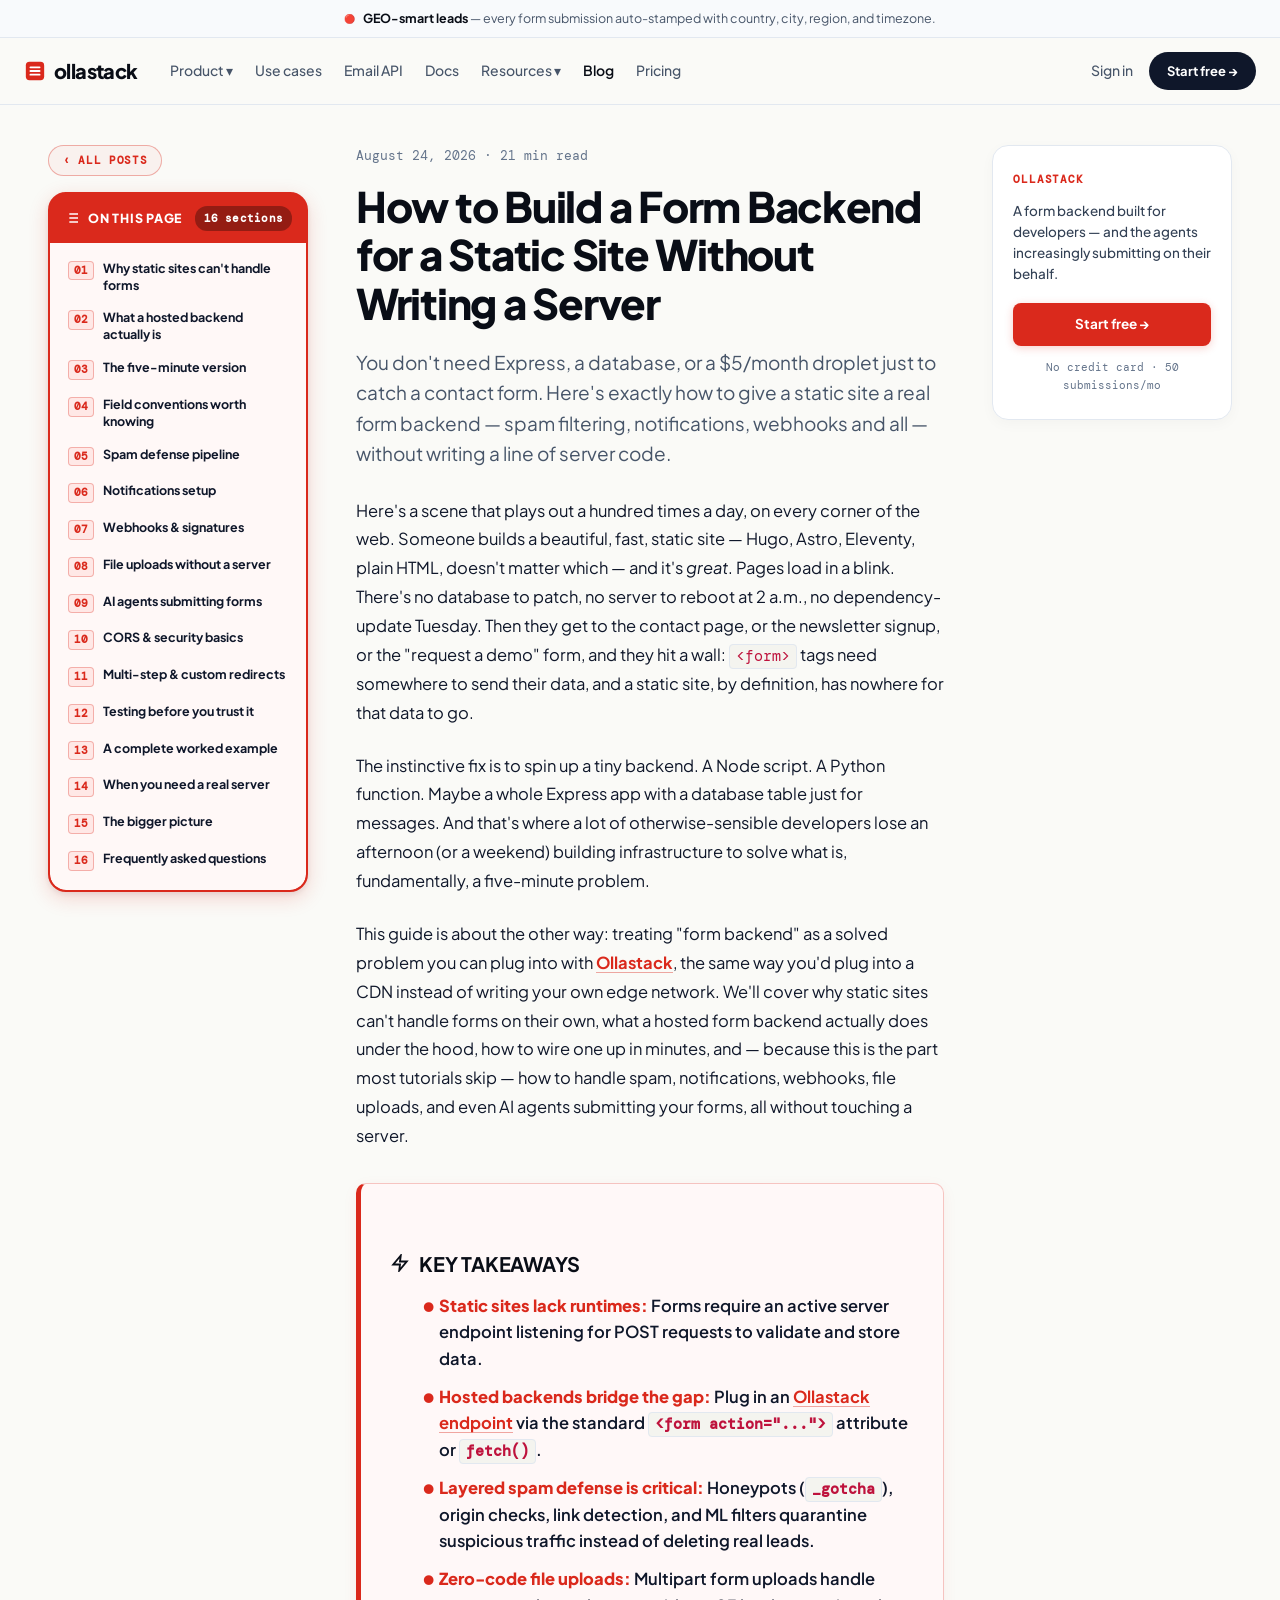
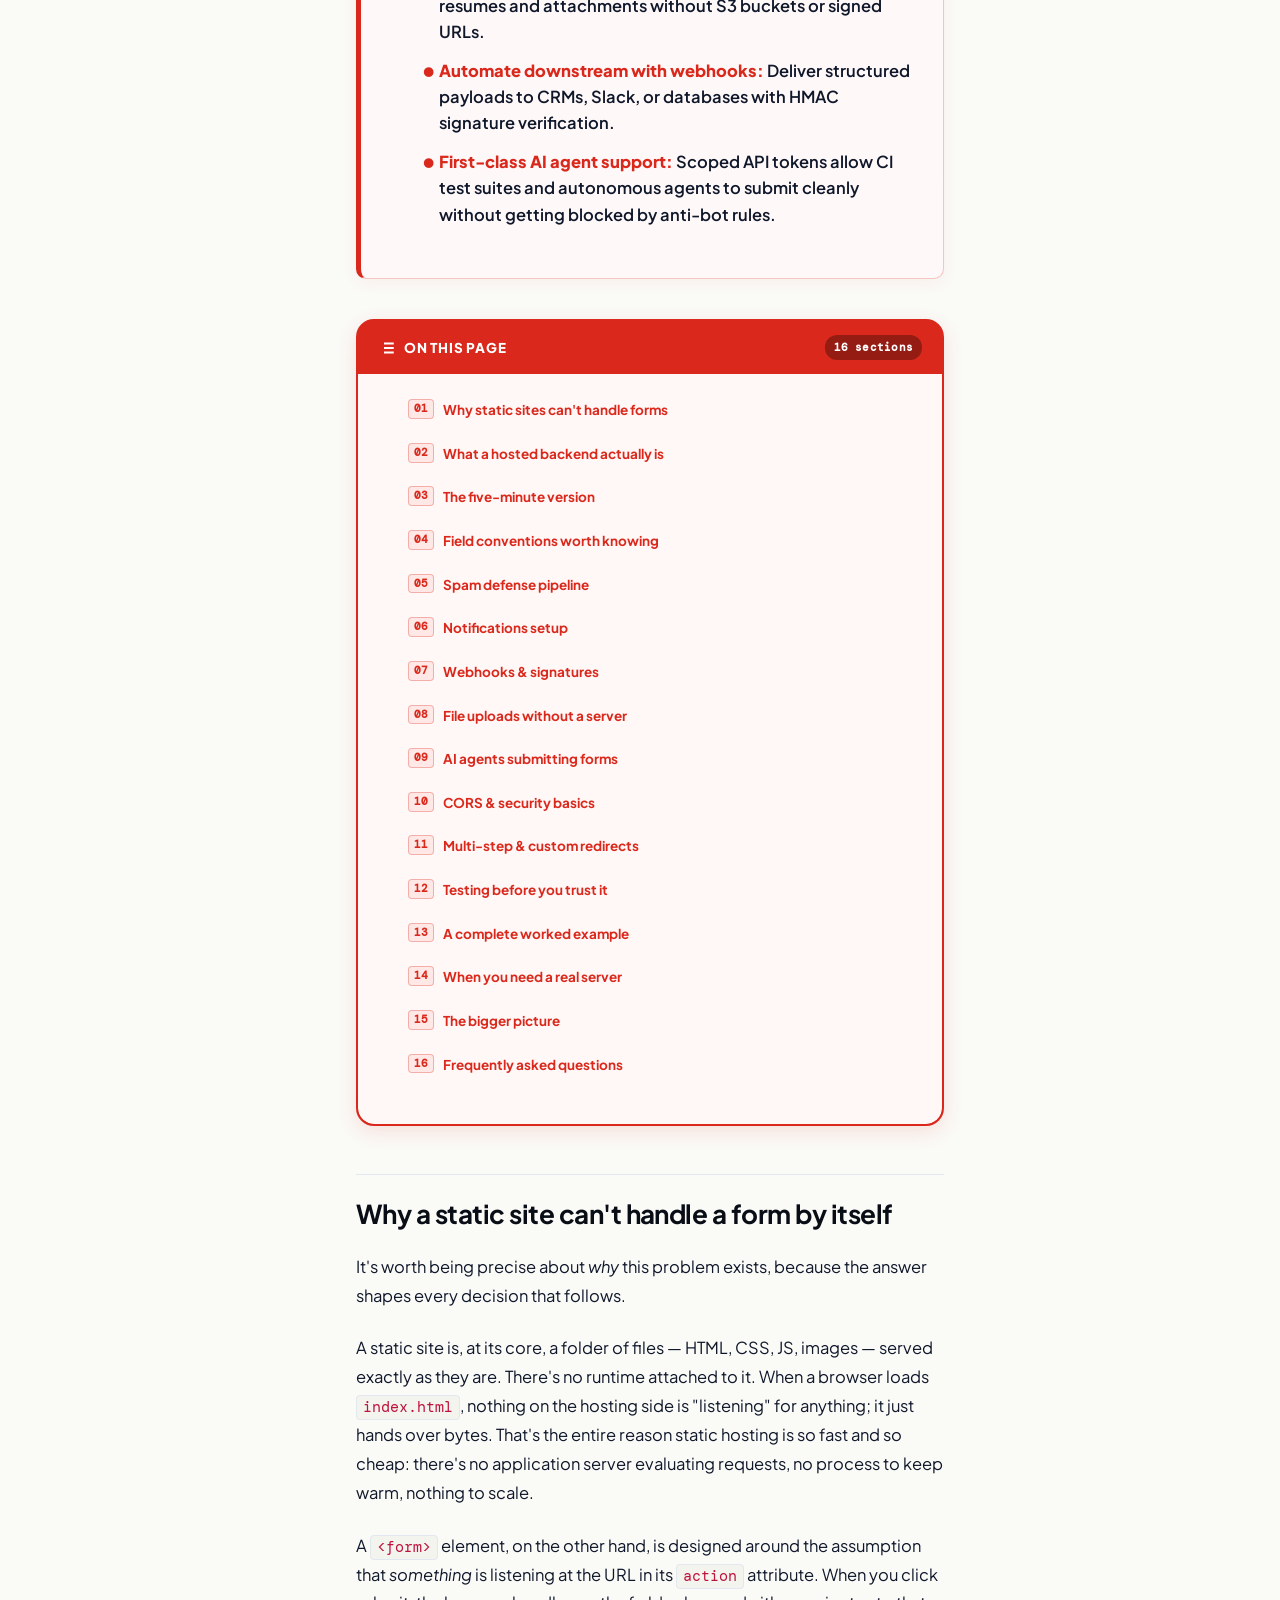
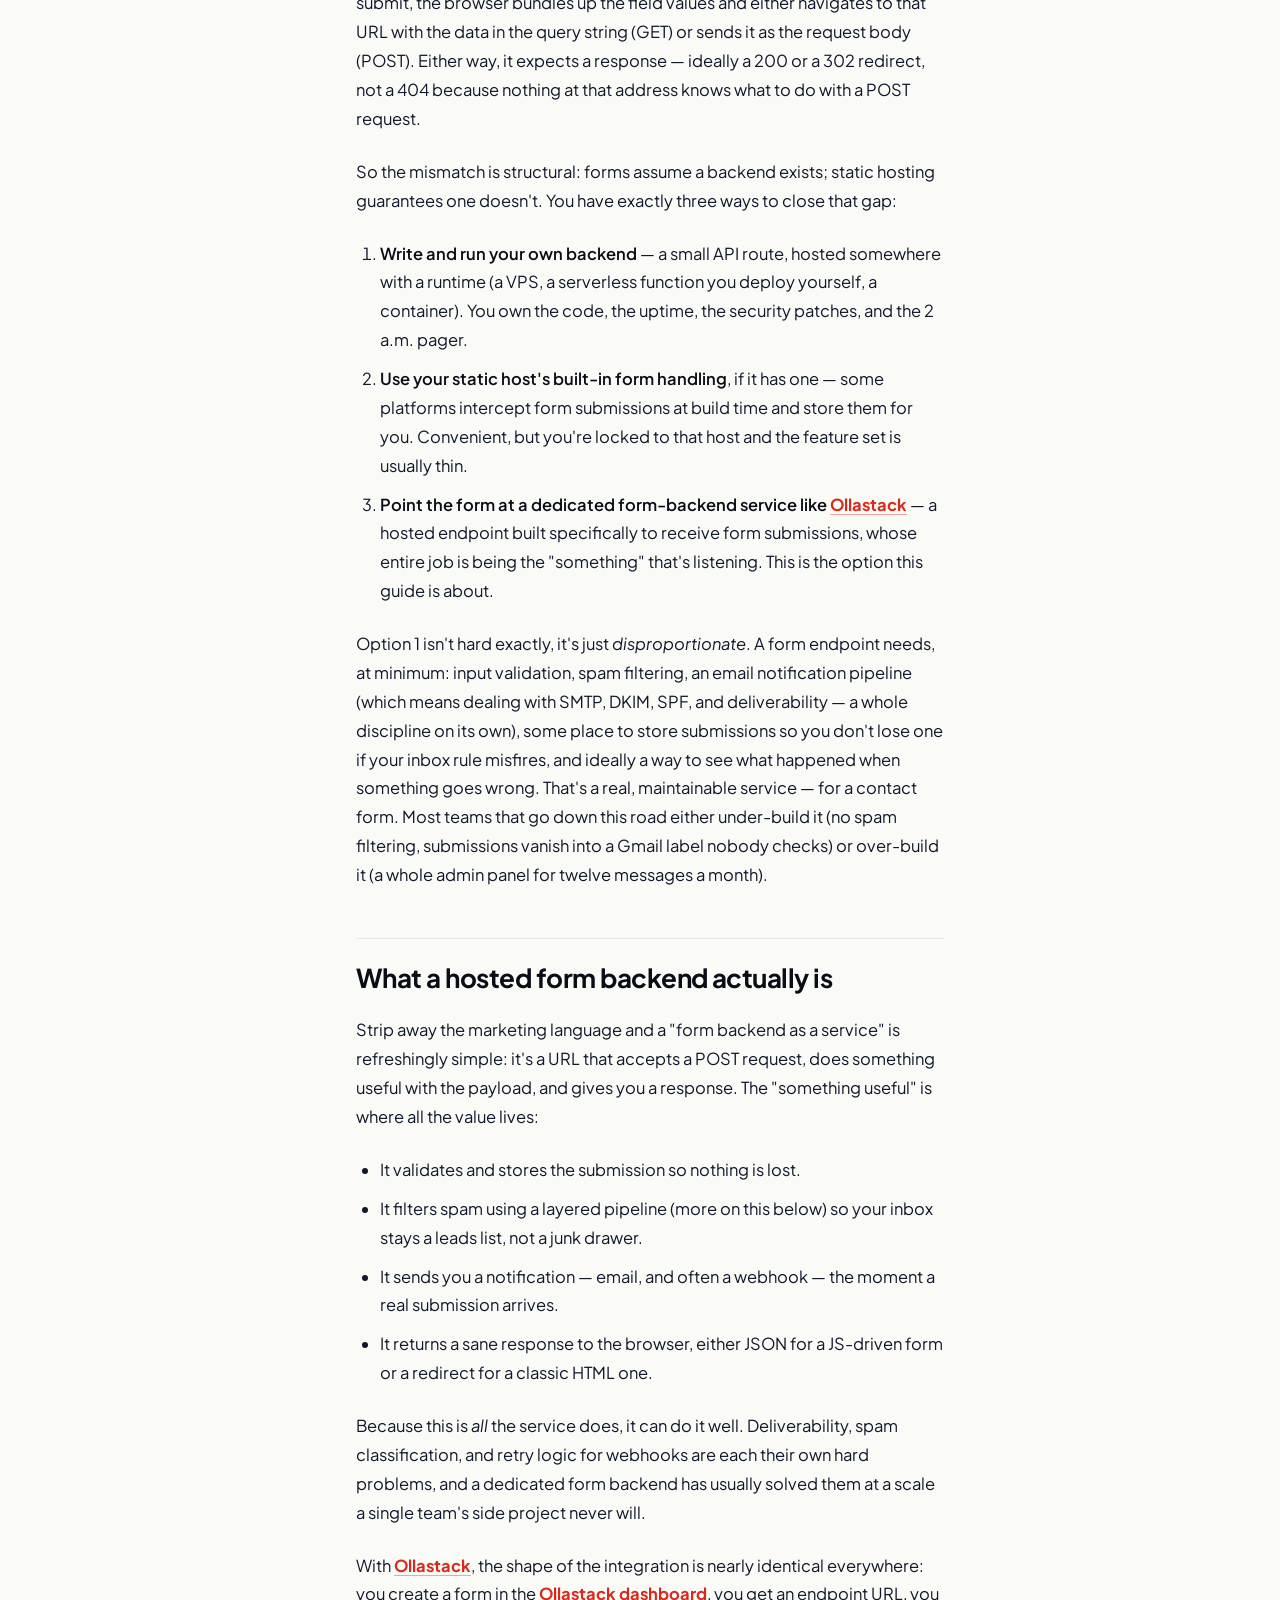
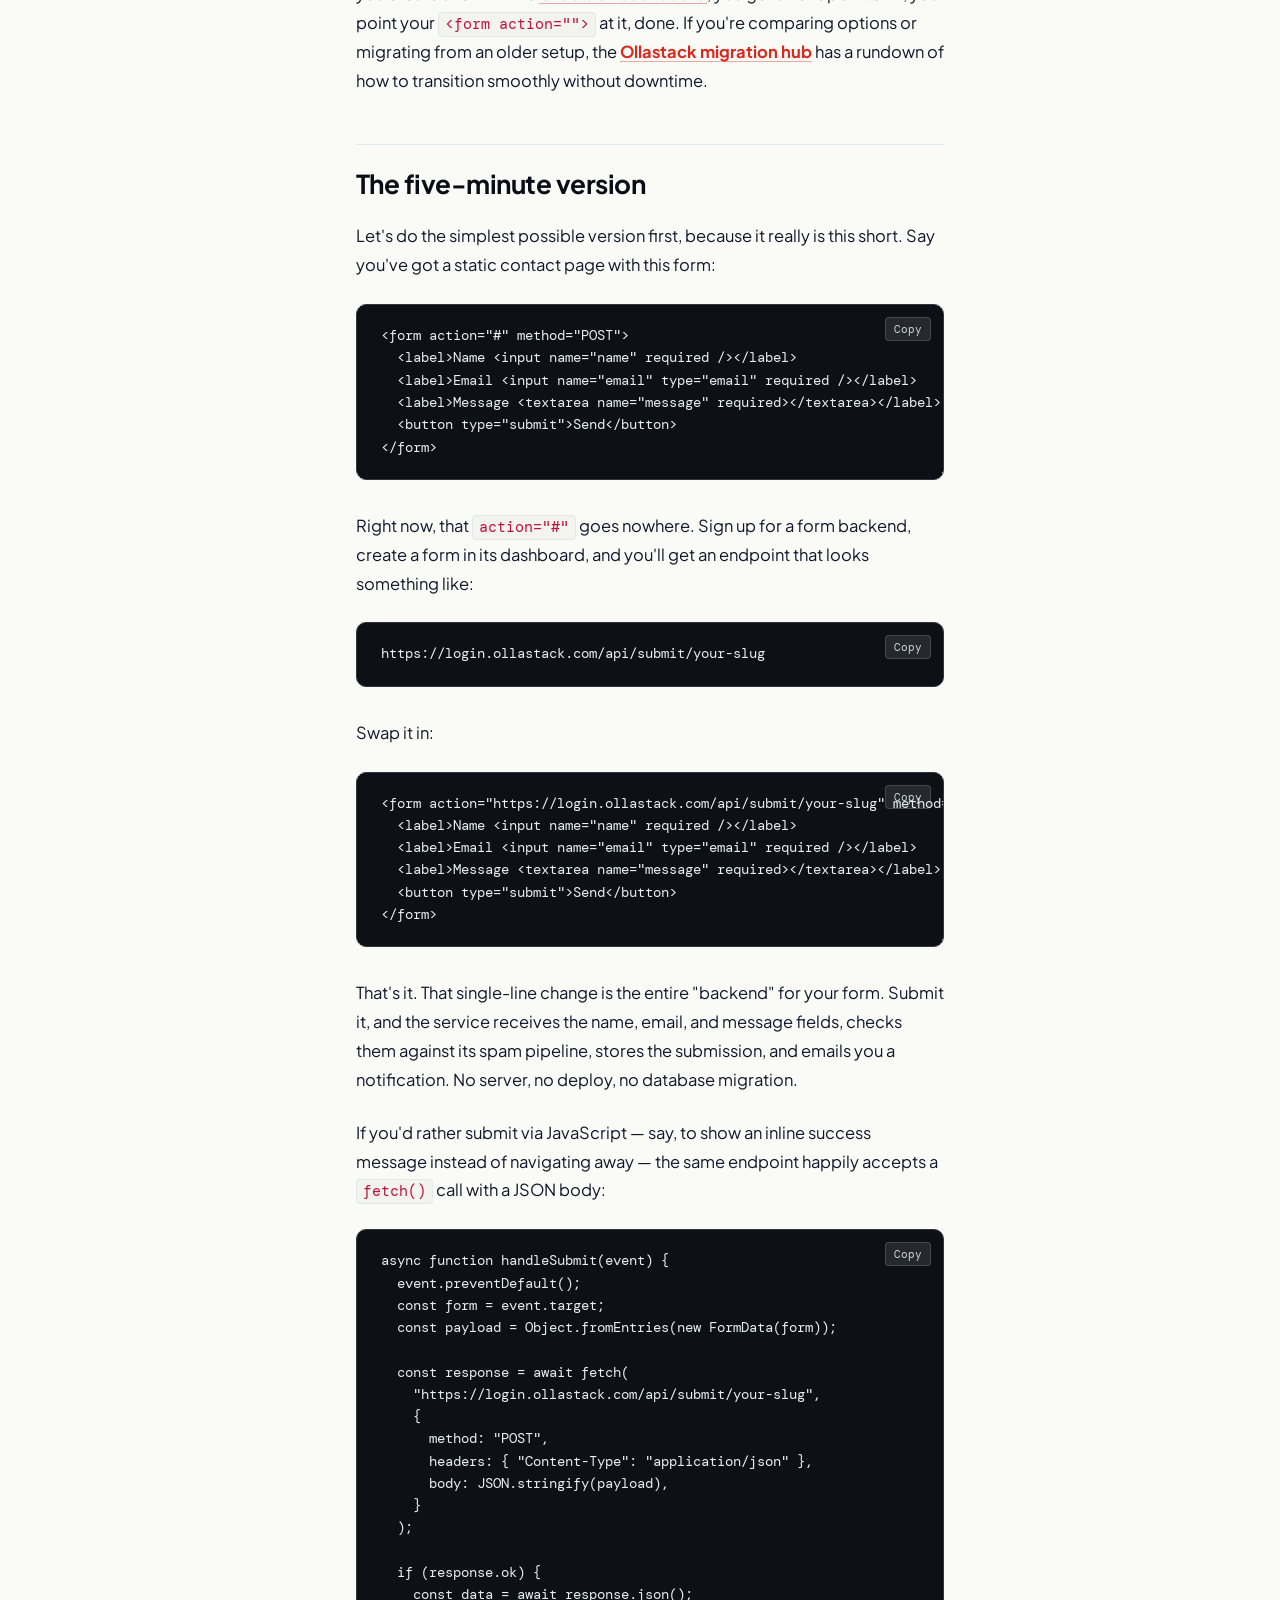
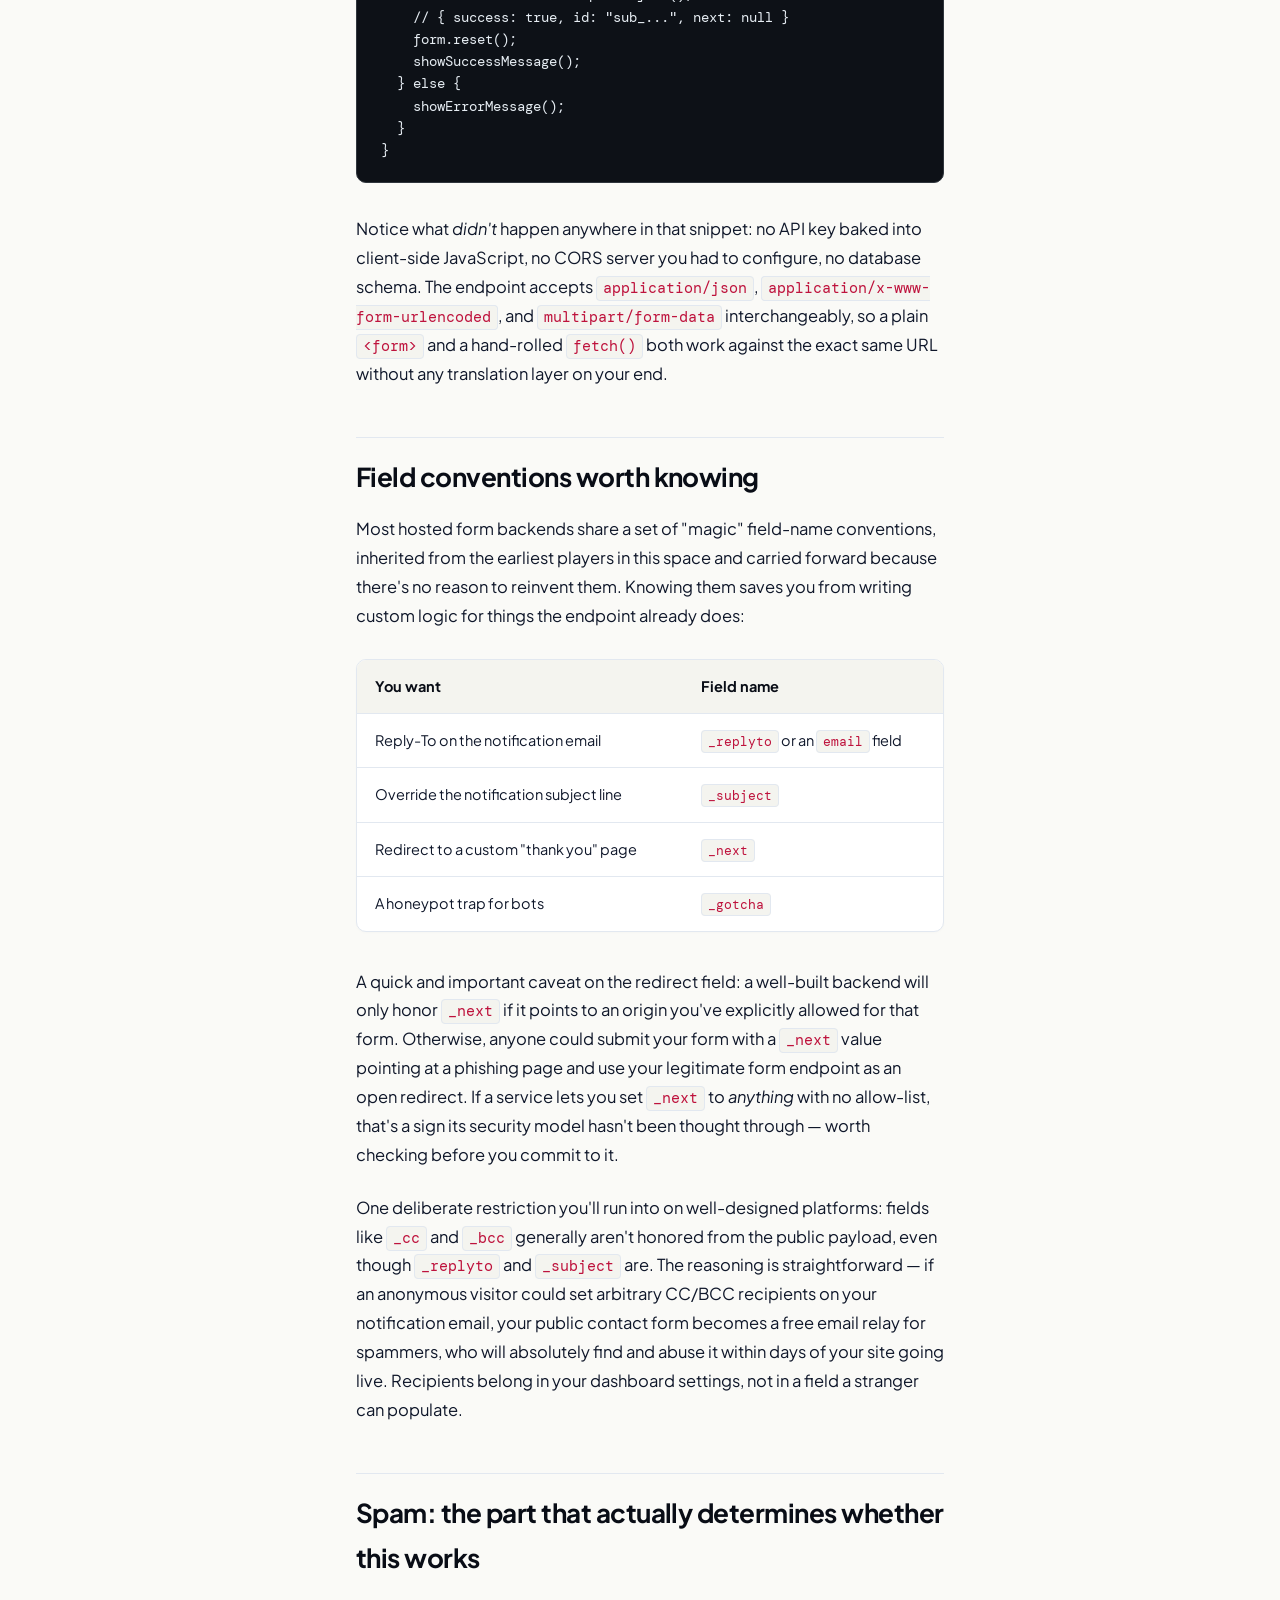
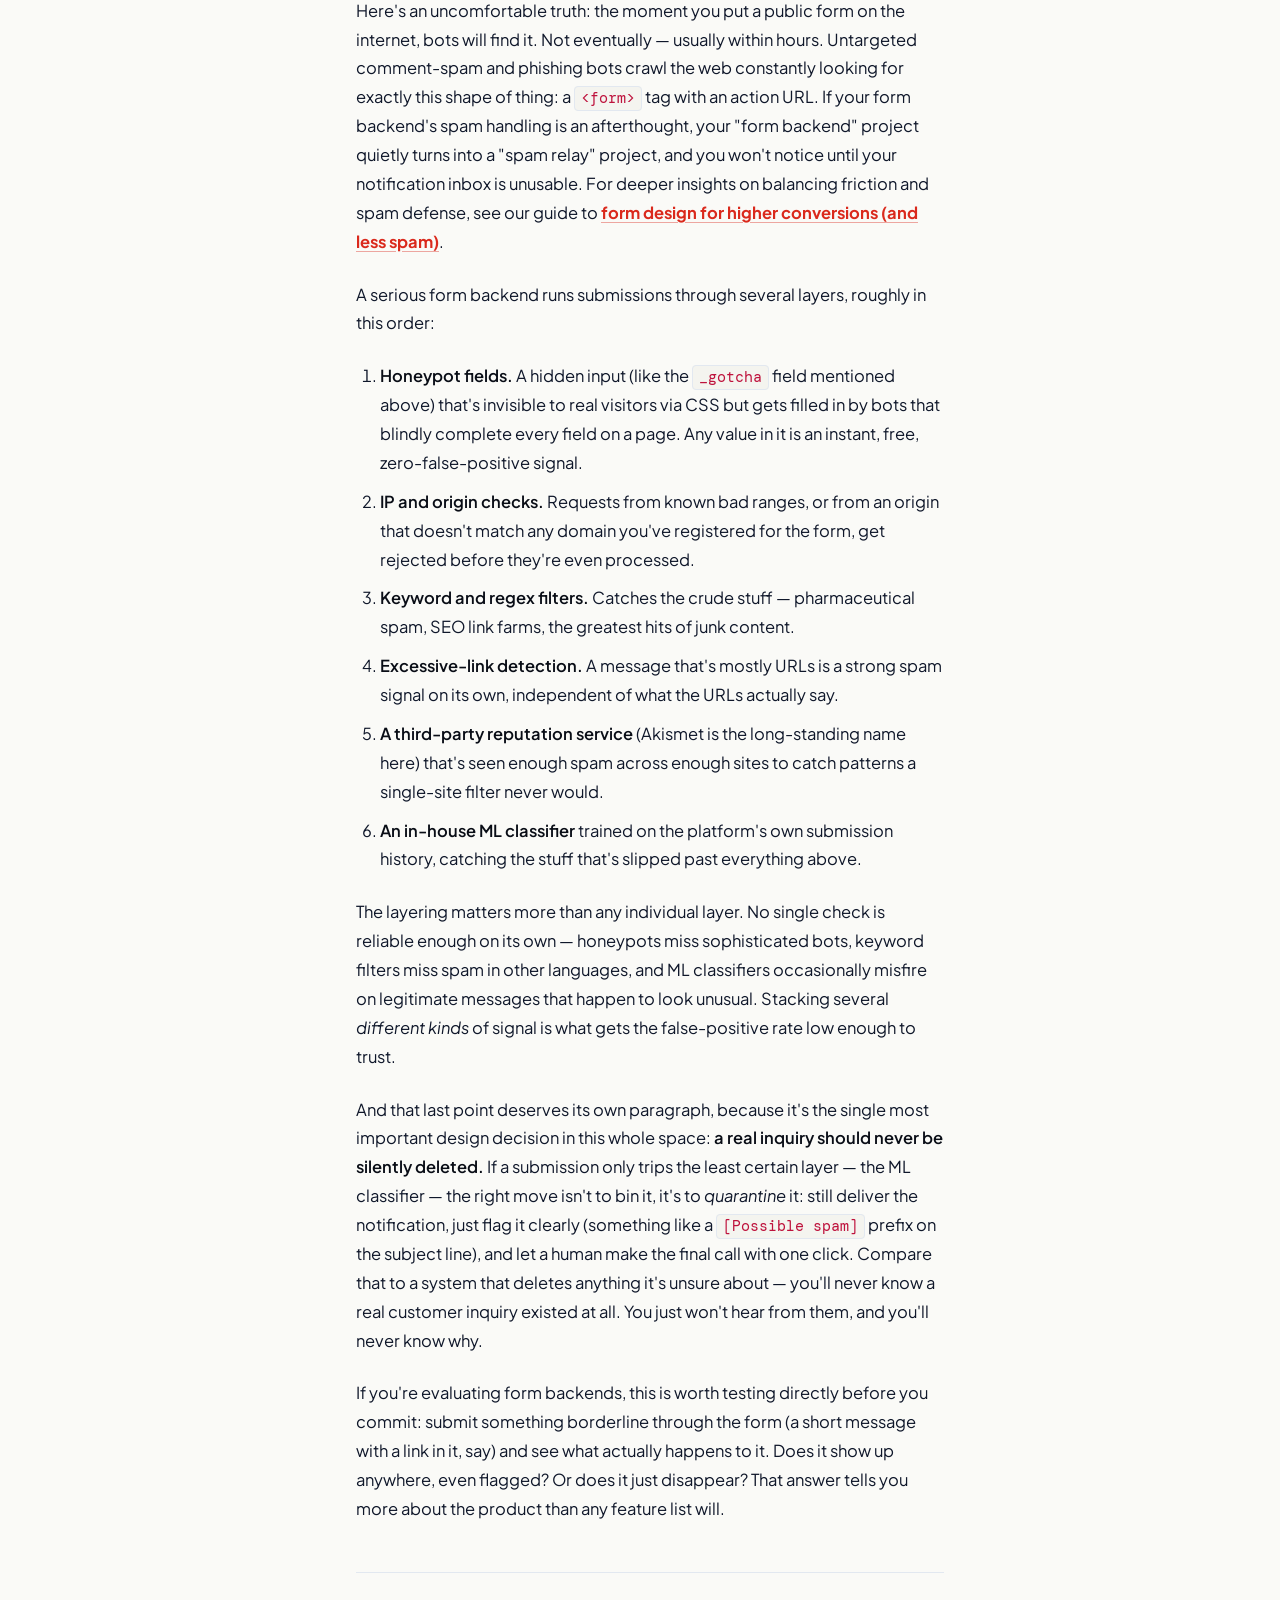
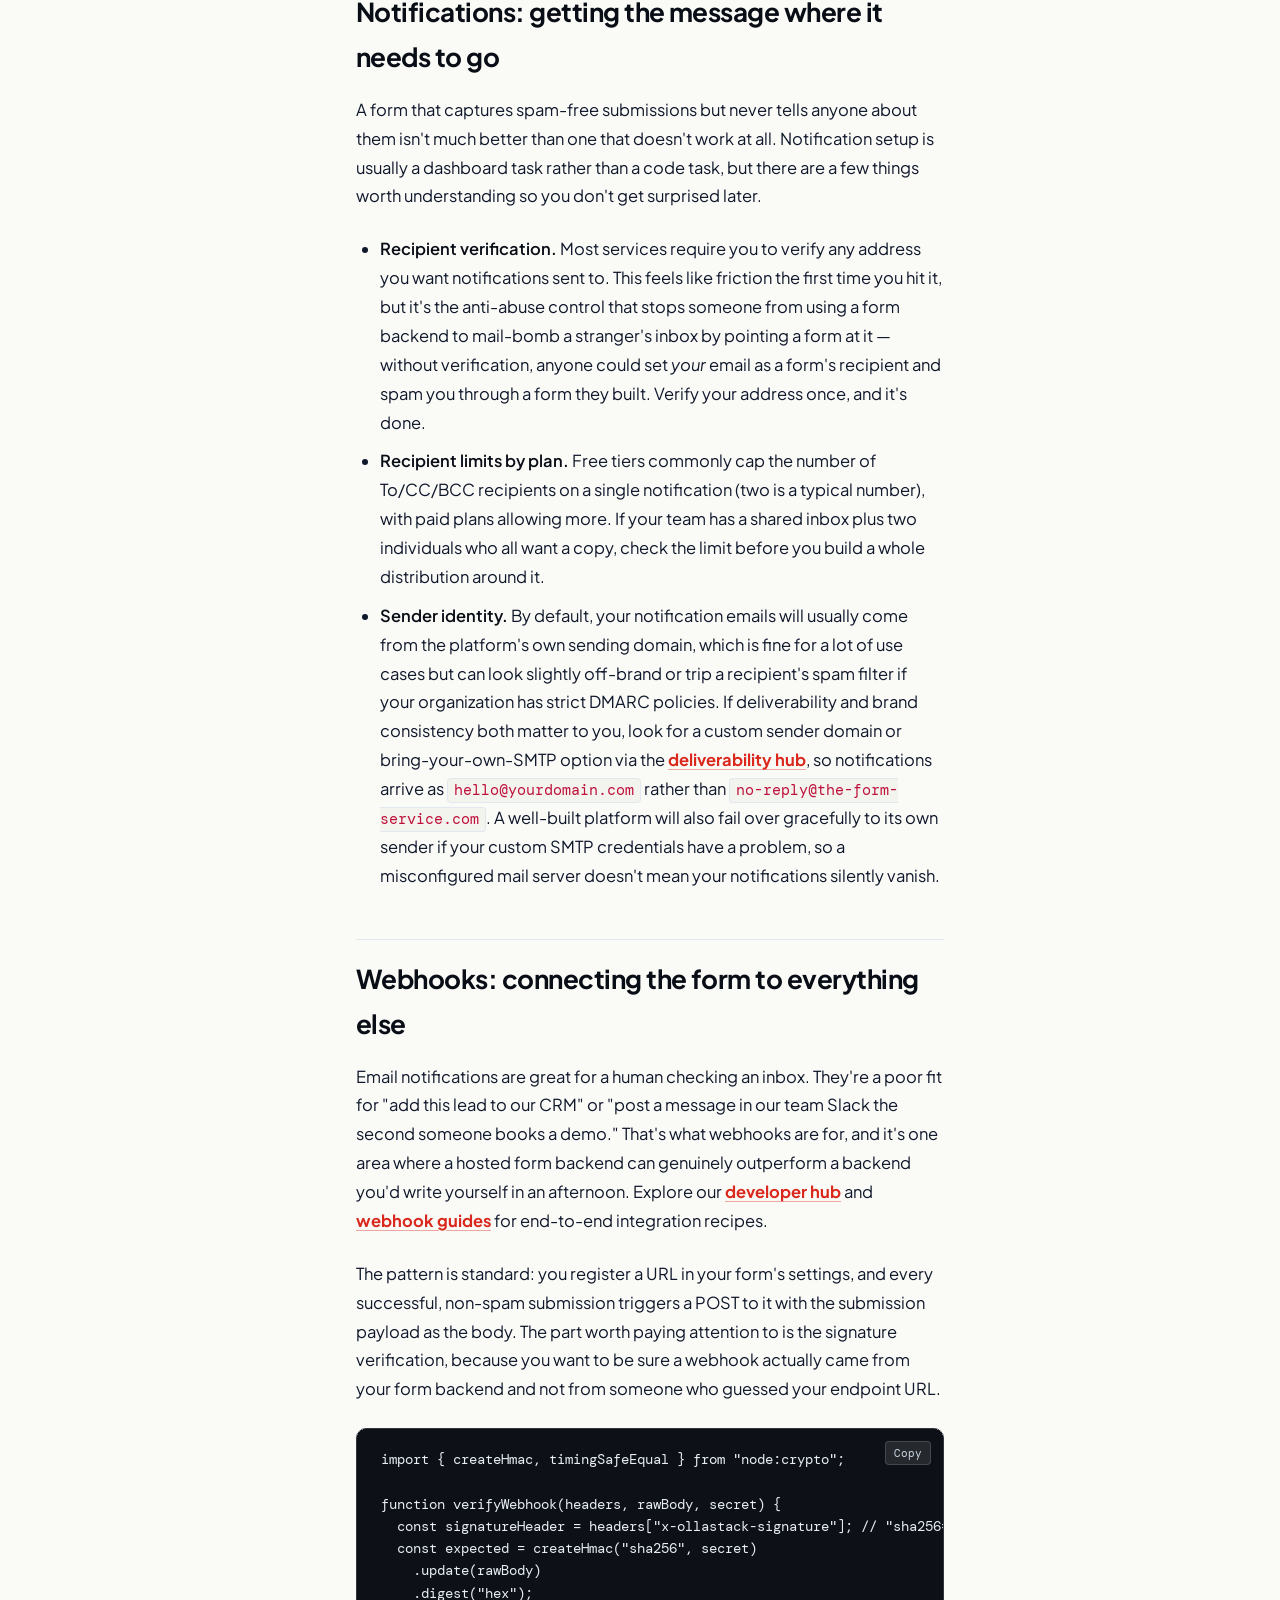
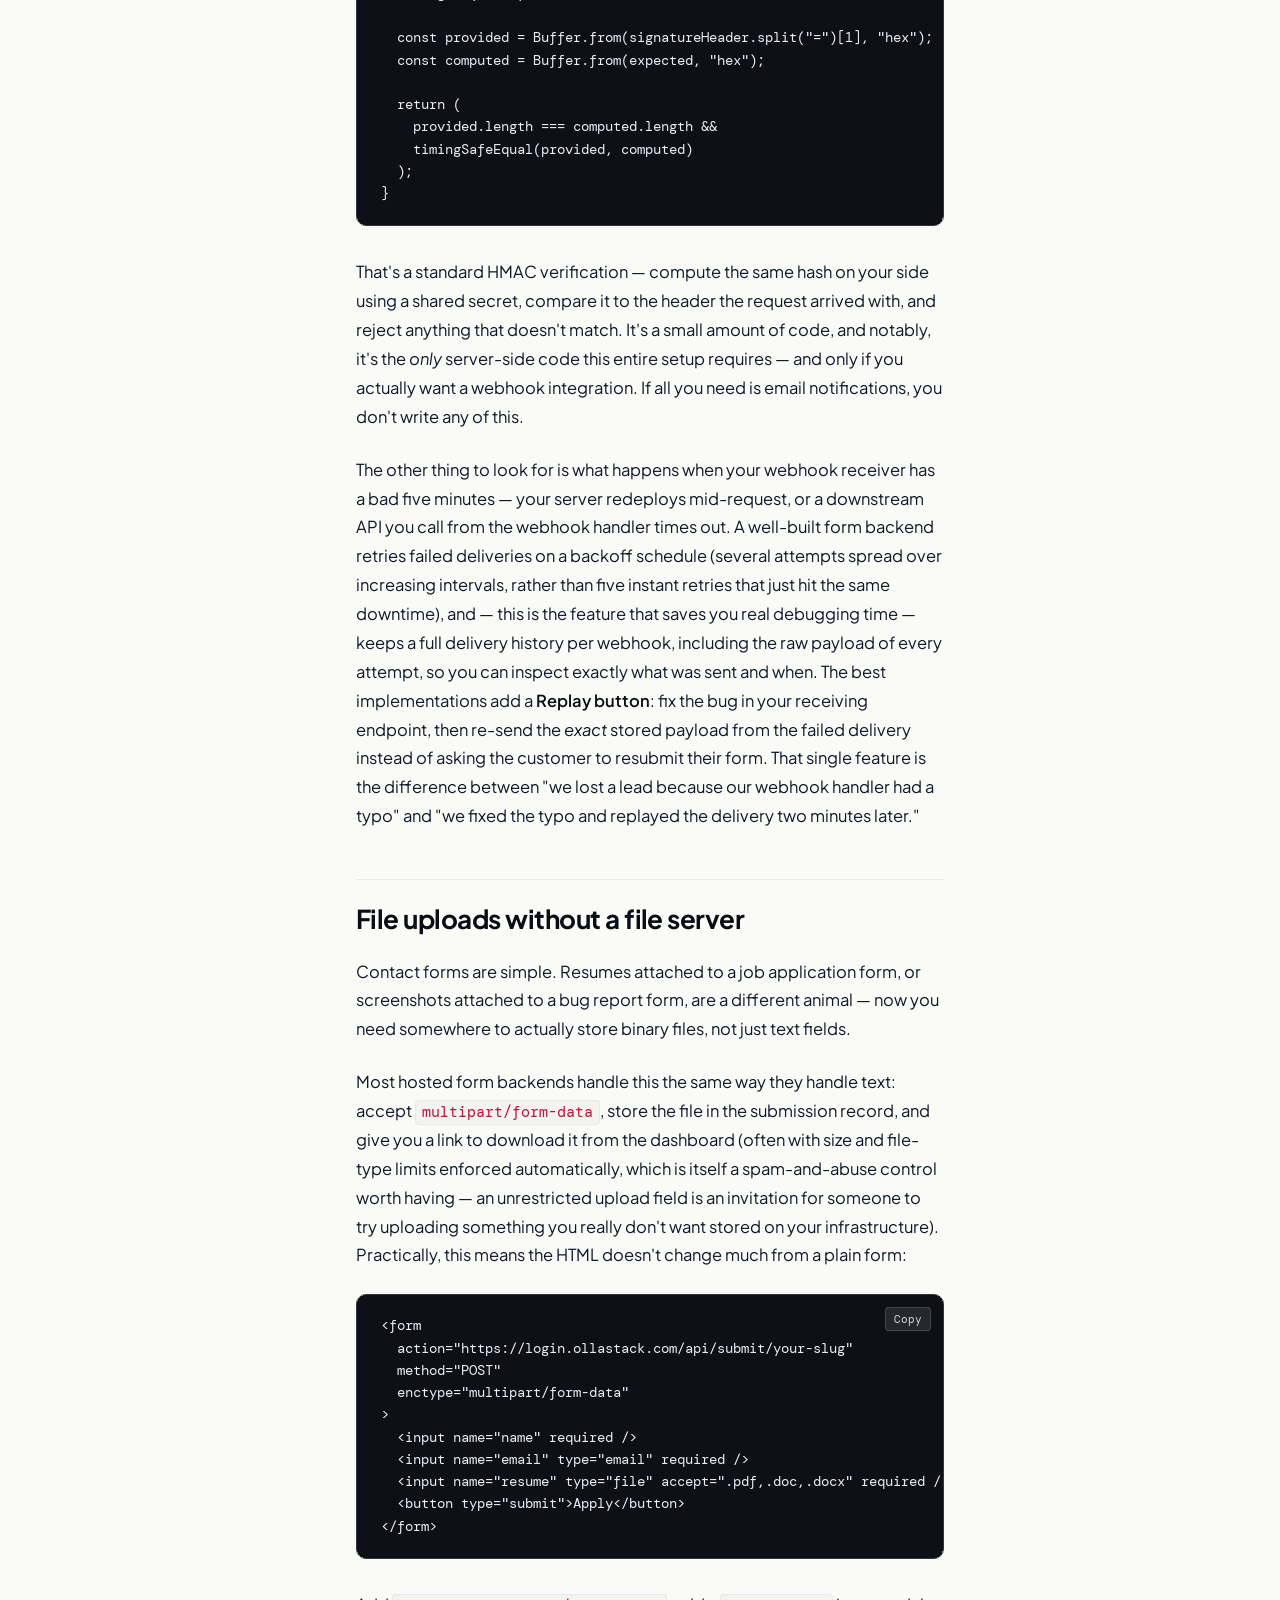
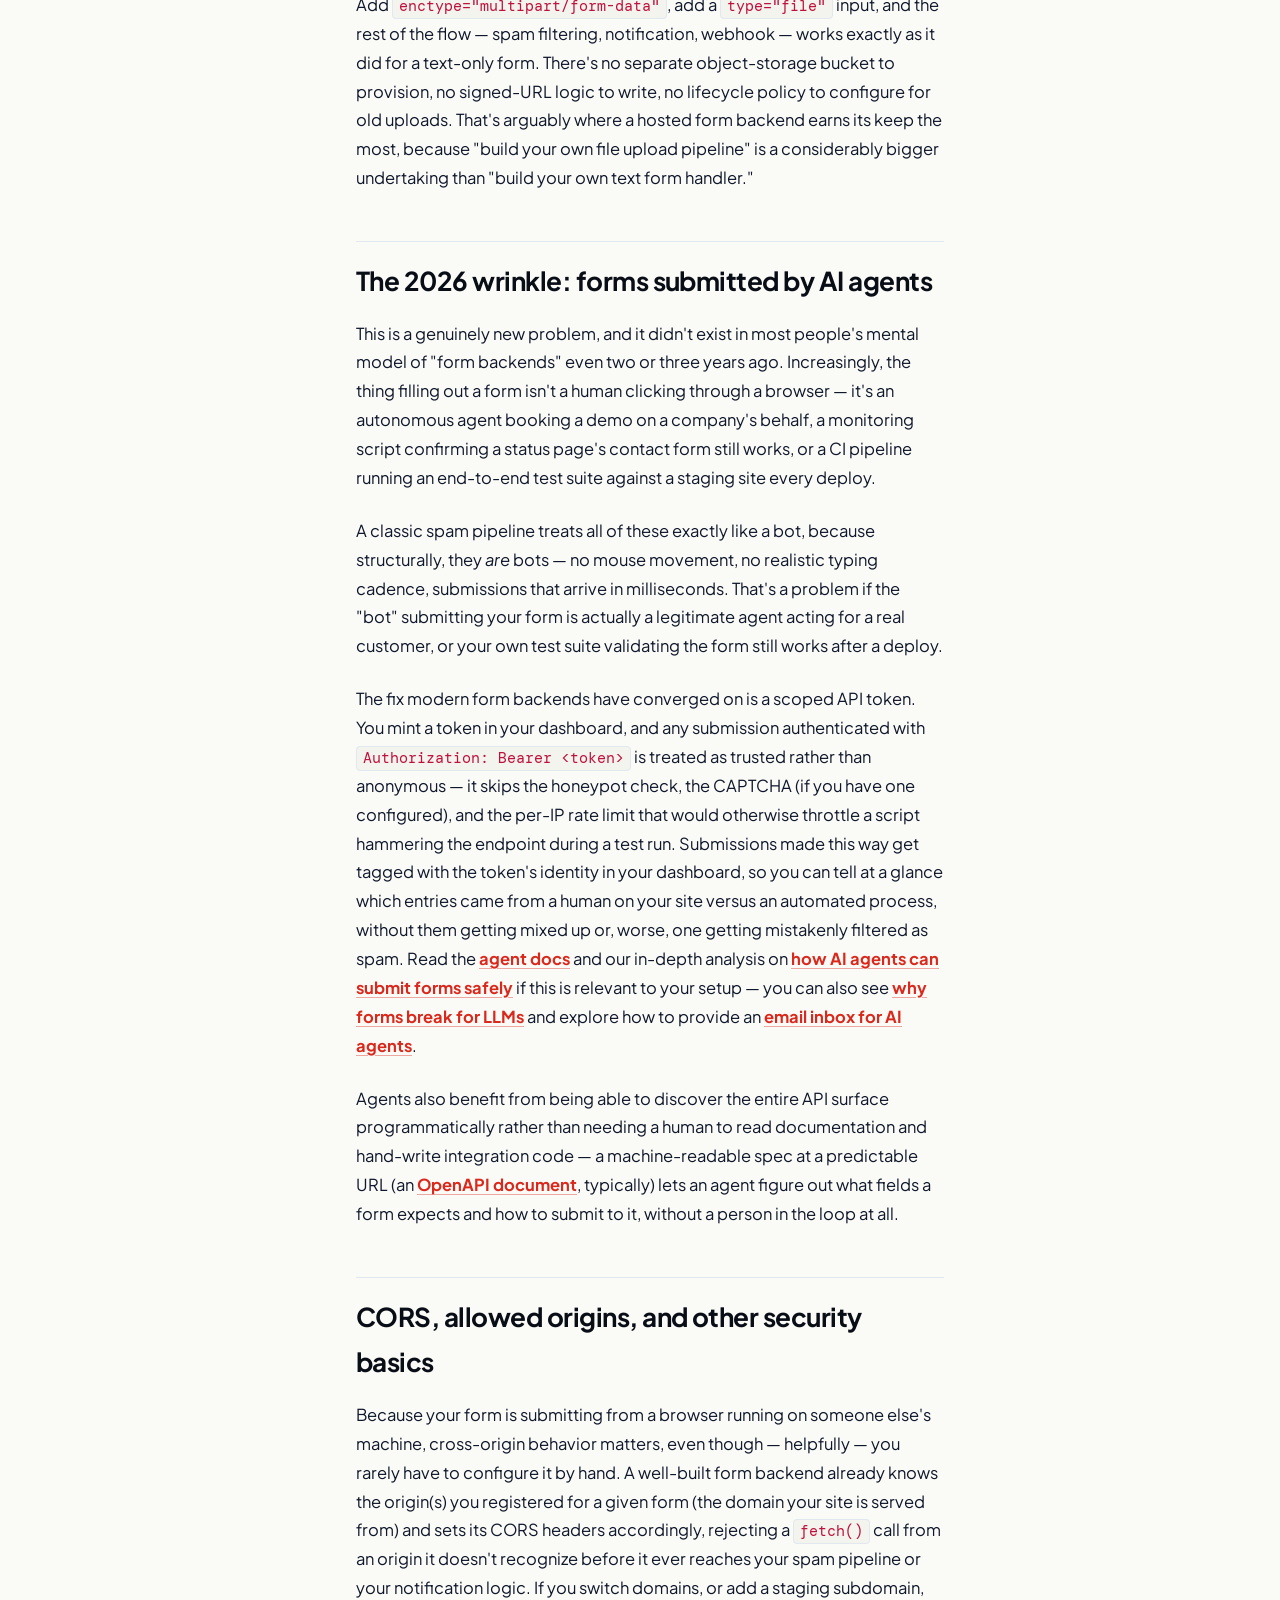
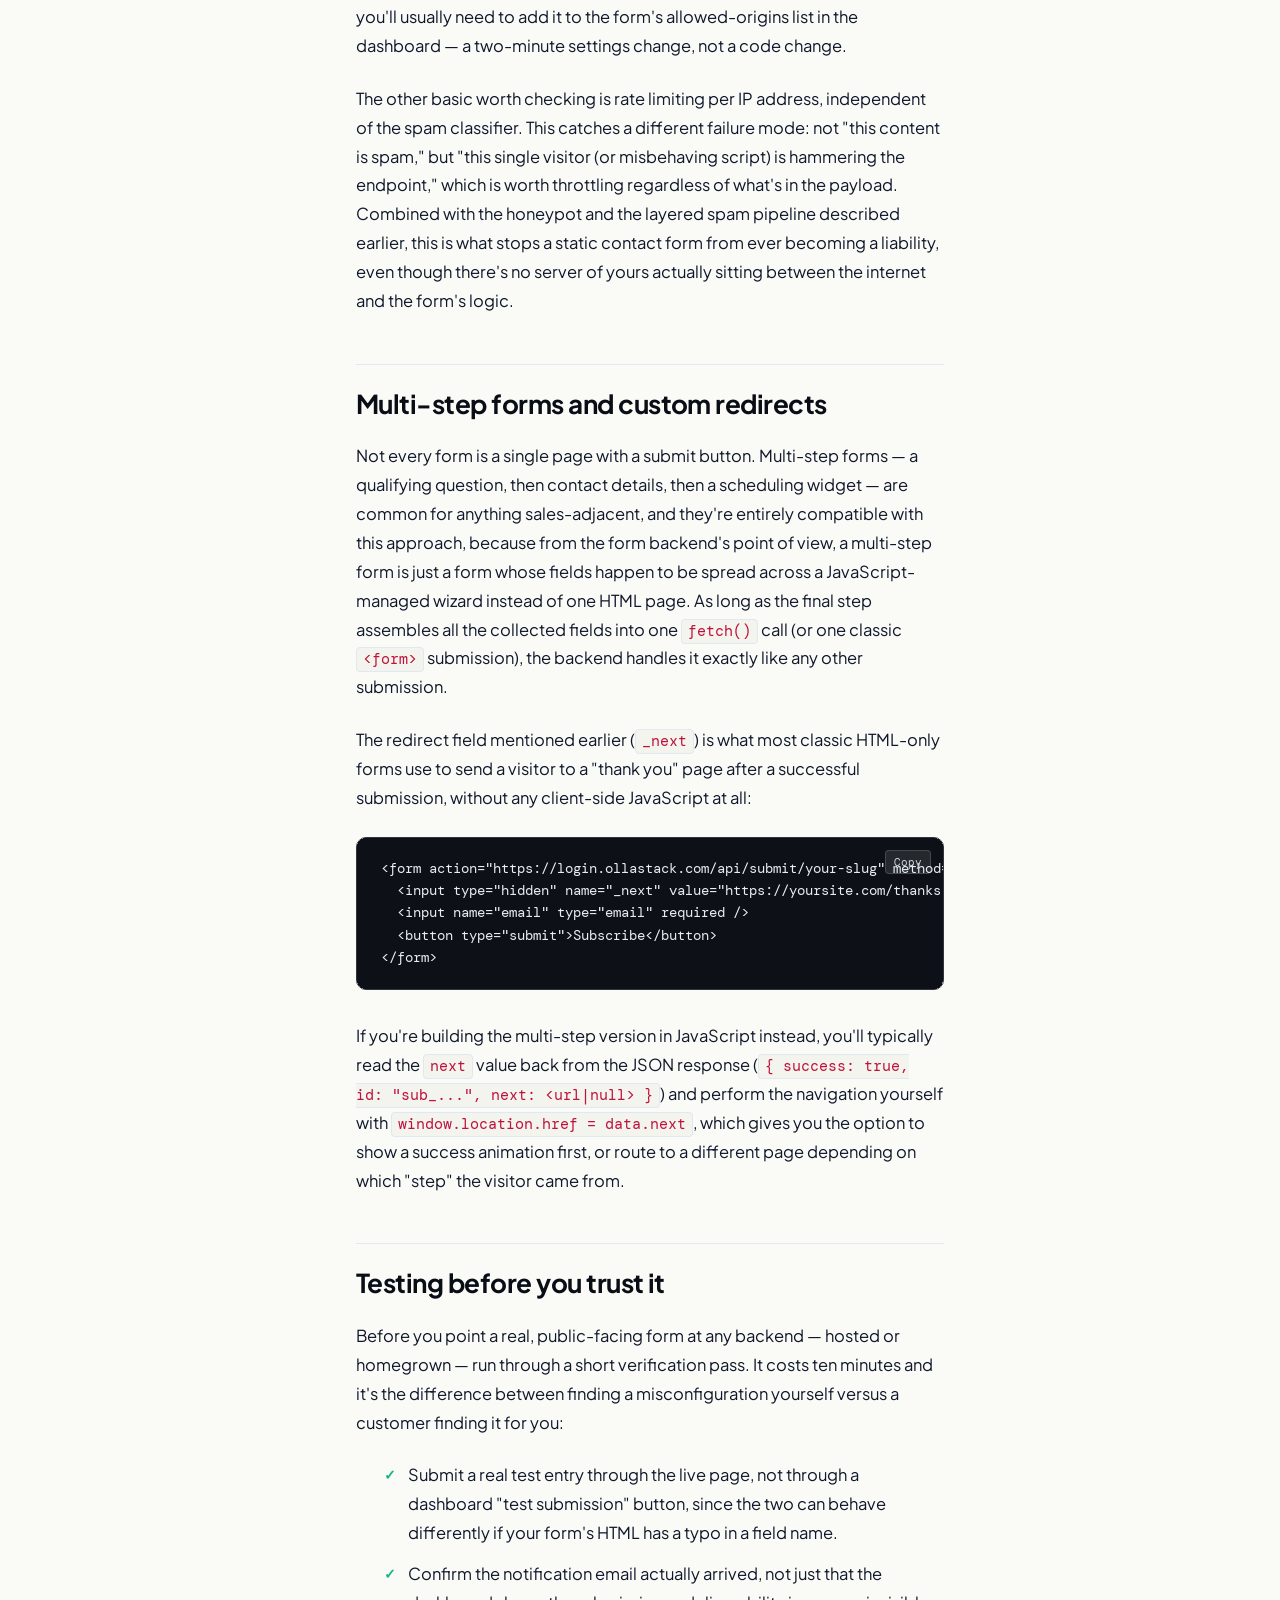
<file: blog/how-to-build-a-form-backend-for-a-static-site-without-writing-a-server/index.html>
<!DOCTYPE html>
<html lang="en">
<head>
  <meta charset="UTF-8">
  <meta name="viewport" content="width=device-width, initial-scale=1.0">
  <title>How to Build a Form Backend for a Static Site Without Writing a Server — Ollastack</title>
  <meta name="description" content="You don't need Express, a database, or a $5/month droplet just to catch a contact form. Here's exactly how to give a static site a real form backend — spam filtering, notifications, webhooks and all — without writing a line of server code.">
  <link rel="canonical" href="https://ollastack.com/blog/how-to-build-a-form-backend-for-a-static-site-without-writing-a-server">
  
  <!-- Open Graph / Social Media Meta Tags -->
  <meta property="og:title" content="How to Build a Form Backend for a Static Site Without Writing a Server">
  <meta property="og:description" content="You don't need Express, a database, or a $5/month droplet just to catch a contact form. Here's exactly how to give a static site a real form backend without writing a line of server code.">
  <meta property="og:type" content="article">
  <meta property="og:url" content="https://ollastack.com/blog/how-to-build-a-form-backend-for-a-static-site-without-writing-a-server">
  <meta property="og:image" content="https://ollastack.com/og.png">
  <meta name="twitter:card" content="summary_large_image">
  <meta name="twitter:title" content="How to Build a Form Backend for a Static Site Without Writing a Server">
  <meta name="twitter:description" content="You don't need Express, a database, or a $5/month droplet just to catch a contact form. Here's how to give a static site a real form backend.">
  <meta name="twitter:image" content="https://ollastack.com/og.png">
  
  <link rel="preconnect" href="https://fonts.googleapis.com">
  <link rel="preconnect" href="https://fonts.gstatic.com" crossorigin>
  <link href="https://fonts.googleapis.com/css2?family=DM+Mono:wght@400;500&family=Plus+Jakarta+Sans:ital,wght@0,400..800;1,400..800&display=swap" rel="stylesheet">
  <link rel="stylesheet" href="../../css/style.css">

  <!-- Structured Data JSON-LD -->
  <script type="application/ld+json">
  {
    "@context": "https://schema.org",
    "@type": "BlogPosting",
    "headline": "How to Build a Form Backend for a Static Site Without Writing a Server",
    "description": "You don't need Express, a database, or a $5/month droplet just to catch a contact form. Here's exactly how to give a static site a real form backend — spam filtering, notifications, webhooks and all — without writing a line of server code.",
    "datePublished": "2026-08-24",
    "author": {
      "@type": "Organization",
      "name": "Ollastack"
    },
    "publisher": {
      "@type": "Organization",
      "name": "Ollastack",
      "logo": {
        "@type": "ImageObject",
        "url": "https://ollastack.com/favicon.svg"
      }
    }
  }
  </script>
</head>
  <aside class="announce" aria-label="Announcement">
    <div class="container-wide announce-inner">
      <span class="announce-dot">🔴</span>
      <span><strong class="announce-bold">GEO-smart leads</strong> — every form submission auto-stamped with country, city, region, and timezone.</span>
    </div>
  </aside>

  <!-- ============ NAVBAR ============ -->
  <header class="nav" role="banner">
    <div class="container-wide nav-inner">
      <div class="nav-left">
        <a href="/" aria-label="ollastack" class="logo-lockup">
          <svg width="22" height="22" viewBox="0 0 24 24" fill="none" aria-hidden="true" class="logo-mark">
            <rect x="2" y="2" width="20" height="20" rx="4" fill="#DA291C"></rect>
            <rect x="6" y="7" width="12" height="2" rx="1" fill="#ffffff"></rect>
            <rect x="6" y="11" width="12" height="2" rx="1" fill="#ffffff"></rect>
            <rect x="6" y="15" width="12" height="2" rx="1" fill="#ffffff"></rect>
          </svg>
          <span class="wordmark">ollastack</span>
        </a>
        <nav class="nav-links" aria-label="Primary Navigation">
          <a href="/#product" class="nav-link">Product ▾</a>
          <a href="/#use-cases" class="nav-link">Use cases</a>
          <a href="/#email-api" class="nav-link">Email API</a>
          <a href="/#docs" class="nav-link">Docs</a>
          <a href="/#resources" class="nav-link">Resources ▾</a>
          <a href="/blog" class="nav-link active">Blog</a>
          <a href="/#pricing" class="nav-link">Pricing</a>
        </nav>
      </div>
      <div class="nav-right">
        <a class="nav-signin" href="https://login.ollastack.com/login">Sign in</a>
        <a class="btn-start-free" href="https://login.ollastack.com/register">Start free →</a>
        <button type="button" class="nav-burger" id="nav-burger" aria-label="Open menu" aria-expanded="false" aria-controls="nav-mobile">
          <svg width="20" height="20" viewBox="0 0 24 24" fill="none" stroke="currentColor" stroke-width="2" aria-hidden="true">
            <path d="M4 7h16M4 12h16M4 17h16" stroke-linecap="round"></path>
          </svg>
        </button>
      </div>
    </div>

    <!-- Mobile nav -->
    <nav class="nav-mobile" id="nav-mobile" aria-label="Mobile">
      <a href="/#product" class="nav-mobile-link">Product</a>
      <a href="/#use-cases" class="nav-mobile-link">Use cases</a>
      <a href="/#email-api" class="nav-mobile-link">Email API</a>
      <a href="/#docs" class="nav-mobile-link">Docs</a>
      <a href="/#resources" class="nav-mobile-link">Resources</a>
      <a href="/blog" class="nav-mobile-link active">Blog</a>
      <a href="/#pricing" class="nav-mobile-link">Pricing</a>
      <a class="nav-mobile-link" href="https://login.ollastack.com/login">Sign in</a>
      <a class="btn-start-free" href="https://login.ollastack.com/register" style="justify-content:center;margin-top:8px;">Start free →</a>
    </nav>
  </header>

  <!-- ============ ARTICLE MAIN CONTENT ============ -->
  <main class="article-shell">
    <div class="container-wide">
      
      <!-- 3-Column Layout: Left (TOC), Center (Article), Right (Promo Card) -->
      <div class="article-3col-grid">

        <!-- Left Column: Back Button + Sticky Red TOC Card -->
        <aside class="left-sidebar">
          <a href="/blog" class="back-pill mono">
            ‹ ALL POSTS
          </a>

          <!-- Table of Contents Red Card -->
          <div class="toc-sidebar">
            <div class="toc-header">
              <div class="toc-header-left">
                <svg class="toc-header-icon" width="16" height="16" viewBox="0 0 24 24" fill="none" stroke="currentColor" stroke-width="2.5">
                  <line x1="8" y1="6" x2="21" y2="6"></line>
                  <line x1="8" y1="12" x2="21" y2="12"></line>
                  <line x1="8" y1="18" x2="21" y2="18"></line>
                  <line x1="3" y1="6" x2="3.01" y2="6"></line>
                  <line x1="3" y1="12" x2="3.01" y2="12"></line>
                  <line x1="3" y1="18" x2="3.01" y2="18"></line>
                </svg>
                <span class="toc-title">ON THIS PAGE</span>
              </div>
              <span class="toc-badge">16 sections</span>
            </div>
            <div class="toc-body">
              <nav class="toc-list" aria-label="Table of contents">
                <a href="#why-static-sites-cant-handle-forms" class="toc-link">
                  <span class="toc-num">01</span>
                  <span class="toc-text">Why static sites can't handle forms</span>
                </a>
                <a href="#what-a-hosted-form-backend-is" class="toc-link">
                  <span class="toc-num">02</span>
                  <span class="toc-text">What a hosted backend actually is</span>
                </a>
                <a href="#the-five-minute-version" class="toc-link">
                  <span class="toc-num">03</span>
                  <span class="toc-text">The five-minute version</span>
                </a>
                <a href="#field-conventions-worth-knowing" class="toc-link">
                  <span class="toc-num">04</span>
                  <span class="toc-text">Field conventions worth knowing</span>
                </a>
                <a href="#spam-handling-pipeline" class="toc-link">
                  <span class="toc-num">05</span>
                  <span class="toc-text">Spam defense pipeline</span>
                </a>
                <a href="#notifications-setup" class="toc-link">
                  <span class="toc-num">06</span>
                  <span class="toc-text">Notifications setup</span>
                </a>
                <a href="#webhooks-integration" class="toc-link">
                  <span class="toc-num">07</span>
                  <span class="toc-text">Webhooks &amp; signatures</span>
                </a>
                <a href="#file-uploads-without-server" class="toc-link">
                  <span class="toc-num">08</span>
                  <span class="toc-text">File uploads without a server</span>
                </a>
                <a href="#forms-submitted-by-ai-agents" class="toc-link">
                  <span class="toc-num">09</span>
                  <span class="toc-text">AI agents submitting forms</span>
                </a>
                <a href="#cors-and-security-basics" class="toc-link">
                  <span class="toc-num">10</span>
                  <span class="toc-text">CORS &amp; security basics</span>
                </a>
                <a href="#multi-step-forms-and-redirects" class="toc-link">
                  <span class="toc-num">11</span>
                  <span class="toc-text">Multi-step &amp; custom redirects</span>
                </a>
                <a href="#testing-before-you-trust-it" class="toc-link">
                  <span class="toc-num">12</span>
                  <span class="toc-text">Testing before you trust it</span>
                </a>
                <a href="#a-complete-worked-example" class="toc-link">
                  <span class="toc-num">13</span>
                  <span class="toc-text">A complete worked example</span>
                </a>
                <a href="#when-you-need-a-real-server" class="toc-link">
                  <span class="toc-num">14</span>
                  <span class="toc-text">When you need a real server</span>
                </a>
                <a href="#the-bigger-picture" class="toc-link">
                  <span class="toc-num">15</span>
                  <span class="toc-text">The bigger picture</span>
                </a>
                <a href="#frequently-asked-questions" class="toc-link">
                  <span class="toc-num">16</span>
                  <span class="toc-text">Frequently asked questions</span>
                </a>
              </nav>
            </div>
          </div>
        </aside>

        <!-- Center Column: Article Content -->
        <article class="article-content">
          
          <!-- Article Header -->
          <header class="article-header">
            <div class="article-meta mono">
              <span>August 24, 2026</span>
              <span>·</span>
              <span>21 min read</span>
            </div>
            <h1 class="article-title">How to Build a Form Backend for a Static Site Without Writing a Server</h1>
            <p class="article-lede">
              You don't need Express, a database, or a $5/month droplet just to catch a contact form. Here's exactly how to give a static site a real form backend — spam filtering, notifications, webhooks and all — without writing a line of server code.
            </p>
          </header>
          
          <p>
            Here's a scene that plays out a hundred times a day, on every corner of the web. Someone builds a beautiful, fast, static site — Hugo, Astro, Eleventy, plain HTML, doesn't matter which — and it's <em>great</em>. Pages load in a blink. There's no database to patch, no server to reboot at 2 a.m., no dependency-update Tuesday. Then they get to the contact page, or the newsletter signup, or the "request a demo" form, and they hit a wall: <code>&lt;form&gt;</code> tags need somewhere to send their data, and a static site, by definition, has nowhere for that data to go.
          </p>
          <p>
            The instinctive fix is to spin up a tiny backend. A Node script. A Python function. Maybe a whole Express app with a database table just for messages. And that's where a lot of otherwise-sensible developers lose an afternoon (or a weekend) building infrastructure to solve what is, fundamentally, a five-minute problem.
          </p>
          <p>
            This guide is about the other way: treating "form backend" as a solved problem you can plug into with <a href="https://ollastack.com">Ollastack</a>, the same way you'd plug into a CDN instead of writing your own edge network. We'll cover why static sites can't handle forms on their own, what a hosted form backend actually does under the hood, how to wire one up in minutes, and — because this is the part most tutorials skip — how to handle spam, notifications, webhooks, file uploads, and even AI agents submitting your forms, all without touching a server.
          </p>

          <!-- Key Takeaways Callout -->
          <div class="takeaways-box">
            <h3 class="takeaways-title">
              <svg width="18" height="18" viewBox="0 0 24 24" fill="none" stroke="currentColor" stroke-width="2.5"><path d="M13 2L3 14h9l-1 8 10-12h-9l1-8z"/></svg>
              Key Takeaways
            </h3>
            <ul class="takeaways-list">
              <li><strong>Static sites lack runtimes:</strong> Forms require an active server endpoint listening for POST requests to validate and store data.</li>
              <li><strong>Hosted backends bridge the gap:</strong> Plug in an <a href="https://ollastack.com">Ollastack endpoint</a> via the standard <code>&lt;form action="..."&gt;</code> attribute or <code>fetch()</code>.</li>
              <li><strong>Layered spam defense is critical:</strong> Honeypots (<code>_gotcha</code>), origin checks, link detection, and ML filters quarantine suspicious traffic instead of deleting real leads.</li>
              <li><strong>Zero-code file uploads:</strong> Multipart form uploads handle resumes and attachments without S3 buckets or signed URLs.</li>
              <li><strong>Automate downstream with webhooks:</strong> Deliver structured payloads to CRMs, Slack, or databases with HMAC signature verification.</li>
              <li><strong>First-class AI agent support:</strong> Scoped API tokens allow CI test suites and autonomous agents to submit cleanly without getting blocked by anti-bot rules.</li>
            </ul>
          </div>

          <!-- In-Article On This Page Section (Matching Red Photo Card Design) -->
          <nav class="inpage-toc" aria-label="Article sections">
            <div class="inpage-toc-header">
              <div class="inpage-toc-title">
                <svg width="18" height="18" viewBox="0 0 24 24" fill="none" stroke="currentColor" stroke-width="2.5">
                  <line x1="8" y1="6" x2="21" y2="6"></line>
                  <line x1="8" y1="12" x2="21" y2="12"></line>
                  <line x1="8" y1="18" x2="21" y2="18"></line>
                  <line x1="3" y1="6" x2="3.01" y2="6"></line>
                  <line x1="3" y1="12" x2="3.01" y2="12"></line>
                  <line x1="3" y1="18" x2="3.01" y2="18"></line>
                </svg>
                <span>ON THIS PAGE</span>
              </div>
              <span class="toc-badge">16 sections</span>
            </div>
            <div class="inpage-toc-body">
              <ul class="inpage-toc-grid">
                <li><a href="#why-static-sites-cant-handle-forms"><span class="toc-num">01</span><span>Why static sites can't handle forms</span></a></li>
                <li><a href="#what-a-hosted-form-backend-is"><span class="toc-num">02</span><span>What a hosted backend actually is</span></a></li>
                <li><a href="#the-five-minute-version"><span class="toc-num">03</span><span>The five-minute version</span></a></li>
                <li><a href="#field-conventions-worth-knowing"><span class="toc-num">04</span><span>Field conventions worth knowing</span></a></li>
                <li><a href="#spam-handling-pipeline"><span class="toc-num">05</span><span>Spam defense pipeline</span></a></li>
                <li><a href="#notifications-setup"><span class="toc-num">06</span><span>Notifications setup</span></a></li>
                <li><a href="#webhooks-integration"><span class="toc-num">07</span><span>Webhooks &amp; signatures</span></a></li>
                <li><a href="#file-uploads-without-server"><span class="toc-num">08</span><span>File uploads without a server</span></a></li>
                <li><a href="#forms-submitted-by-ai-agents"><span class="toc-num">09</span><span>AI agents submitting forms</span></a></li>
                <li><a href="#cors-and-security-basics"><span class="toc-num">10</span><span>CORS &amp; security basics</span></a></li>
                <li><a href="#multi-step-forms-and-redirects"><span class="toc-num">11</span><span>Multi-step &amp; custom redirects</span></a></li>
                <li><a href="#testing-before-you-trust-it"><span class="toc-num">12</span><span>Testing before you trust it</span></a></li>
                <li><a href="#a-complete-worked-example"><span class="toc-num">13</span><span>A complete worked example</span></a></li>
                <li><a href="#when-you-need-a-real-server"><span class="toc-num">14</span><span>When you need a real server</span></a></li>
                <li><a href="#the-bigger-picture"><span class="toc-num">15</span><span>The bigger picture</span></a></li>
                <li><a href="#frequently-asked-questions"><span class="toc-num">16</span><span>Frequently asked questions</span></a></li>
              </ul>
            </div>
          </nav>

          <h2 id="why-static-sites-cant-handle-forms">Why a static site can't handle a form by itself</h2>
          <p>
            It's worth being precise about <em>why</em> this problem exists, because the answer shapes every decision that follows.
          </p>
          <p>
            A static site is, at its core, a folder of files — HTML, CSS, JS, images — served exactly as they are. There's no runtime attached to it. When a browser loads <code>index.html</code>, nothing on the hosting side is "listening" for anything; it just hands over bytes. That's the entire reason static hosting is so fast and so cheap: there's no application server evaluating requests, no process to keep warm, nothing to scale.
          </p>
          <p>
            A <code>&lt;form&gt;</code> element, on the other hand, is designed around the assumption that <em>something</em> is listening at the URL in its <code>action</code> attribute. When you click submit, the browser bundles up the field values and either navigates to that URL with the data in the query string (GET) or sends it as the request body (POST). Either way, it expects a response — ideally a 200 or a 302 redirect, not a 404 because nothing at that address knows what to do with a POST request.
          </p>
          <p>
            So the mismatch is structural: forms assume a backend exists; static hosting guarantees one doesn't. You have exactly three ways to close that gap:
          </p>
          <ol>
            <li>
              <strong>Write and run your own backend</strong> — a small API route, hosted somewhere with a runtime (a VPS, a serverless function you deploy yourself, a container). You own the code, the uptime, the security patches, and the 2 a.m. pager.
            </li>
            <li>
              <strong>Use your static host's built-in form handling</strong>, if it has one — some platforms intercept form submissions at build time and store them for you. Convenient, but you're locked to that host and the feature set is usually thin.
            </li>
            <li>
              <strong>Point the form at a dedicated form-backend service like <a href="https://ollastack.com">Ollastack</a></strong> — a hosted endpoint built specifically to receive form submissions, whose entire job is being the "something" that's listening. This is the option this guide is about.
            </li>
          </ol>
          <p>
            Option 1 isn't hard exactly, it's just <em>disproportionate</em>. A form endpoint needs, at minimum: input validation, spam filtering, an email notification pipeline (which means dealing with SMTP, DKIM, SPF, and deliverability — a whole discipline on its own), some place to store submissions so you don't lose one if your inbox rule misfires, and ideally a way to see what happened when something goes wrong. That's a real, maintainable service — for a contact form. Most teams that go down this road either under-build it (no spam filtering, submissions vanish into a Gmail label nobody checks) or over-build it (a whole admin panel for twelve messages a month).
          </p>

          <h2 id="what-a-hosted-form-backend-is">What a hosted form backend actually is</h2>
          <p>
            Strip away the marketing language and a "form backend as a service" is refreshingly simple: it's a URL that accepts a POST request, does something useful with the payload, and gives you a response. The "something useful" is where all the value lives:
          </p>
          <ul>
            <li>It validates and stores the submission so nothing is lost.</li>
            <li>It filters spam using a layered pipeline (more on this below) so your inbox stays a leads list, not a junk drawer.</li>
            <li>It sends you a notification — email, and often a webhook — the moment a real submission arrives.</li>
            <li>It returns a sane response to the browser, either JSON for a JS-driven form or a redirect for a classic HTML one.</li>
          </ul>
          <p>
            Because this is <em>all</em> the service does, it can do it well. Deliverability, spam classification, and retry logic for webhooks are each their own hard problems, and a dedicated form backend has usually solved them at a scale a single team's side project never will.
          </p>
          <p>
            With <a href="https://ollastack.com">Ollastack</a>, the shape of the integration is nearly identical everywhere: you create a form in the <a href="https://login.ollastack.com/register">Ollastack dashboard</a>, you get an endpoint URL, you point your <code>&lt;form action=""&gt;</code> at it, done. If you're comparing options or migrating from an older setup, the <a href="https://ollastack.com/resources/migration-hub/">Ollastack migration hub</a> has a rundown of how to transition smoothly without downtime.
          </p>

          <h2 id="the-five-minute-version">The five-minute version</h2>
          <p>
            Let's do the simplest possible version first, because it really is this short. Say you've got a static contact page with this form:
          </p>
          <pre class="code"><code>&lt;form action="#" method="POST"&gt;
  &lt;label&gt;Name &lt;input name="name" required /&gt;&lt;/label&gt;
  &lt;label&gt;Email &lt;input name="email" type="email" required /&gt;&lt;/label&gt;
  &lt;label&gt;Message &lt;textarea name="message" required&gt;&lt;/textarea&gt;&lt;/label&gt;
  &lt;button type="submit"&gt;Send&lt;/button&gt;
&lt;/form&gt;</code></pre>
          <p>
            Right now, that <code>action="#"</code> goes nowhere. Sign up for a form backend, create a form in its dashboard, and you'll get an endpoint that looks something like:
          </p>
          <pre class="code"><code>https://login.ollastack.com/api/submit/your-slug</code></pre>
          <p>
            Swap it in:
          </p>
          <pre class="code"><code>&lt;form action="https://login.ollastack.com/api/submit/your-slug" method="POST"&gt;
  &lt;label&gt;Name &lt;input name="name" required /&gt;&lt;/label&gt;
  &lt;label&gt;Email &lt;input name="email" type="email" required /&gt;&lt;/label&gt;
  &lt;label&gt;Message &lt;textarea name="message" required&gt;&lt;/textarea&gt;&lt;/label&gt;
  &lt;button type="submit"&gt;Send&lt;/button&gt;
&lt;/form&gt;</code></pre>
          <p>
            That's it. That single-line change is the entire "backend" for your form. Submit it, and the service receives the name, email, and message fields, checks them against its spam pipeline, stores the submission, and emails you a notification. No server, no deploy, no database migration.
          </p>
          <p>
            If you'd rather submit via JavaScript — say, to show an inline success message instead of navigating away — the same endpoint happily accepts a <code>fetch()</code> call with a JSON body:
          </p>
          <pre class="code"><code>async function handleSubmit(event) {
  event.preventDefault();
  const form = event.target;
  const payload = Object.fromEntries(new FormData(form));

  const response = await fetch(
    "https://login.ollastack.com/api/submit/your-slug",
    {
      method: "POST",
      headers: { "Content-Type": "application/json" },
      body: JSON.stringify(payload),
    }
  );

  if (response.ok) {
    const data = await response.json();
    // { success: true, id: "sub_...", next: null }
    form.reset();
    showSuccessMessage();
  } else {
    showErrorMessage();
  }
}</code></pre>
          <p>
            Notice what <em>didn't</em> happen anywhere in that snippet: no API key baked into client-side JavaScript, no CORS server you had to configure, no database schema. The endpoint accepts <code>application/json</code>, <code>application/x-www-form-urlencoded</code>, and <code>multipart/form-data</code> interchangeably, so a plain <code>&lt;form&gt;</code> and a hand-rolled <code>fetch()</code> both work against the exact same URL without any translation layer on your end.
          </p>

          <h2 id="field-conventions-worth-knowing">Field conventions worth knowing</h2>
          <p>
            Most hosted form backends share a set of "magic" field-name conventions, inherited from the earliest players in this space and carried forward because there's no reason to reinvent them. Knowing them saves you from writing custom logic for things the endpoint already does:
          </p>
          
          <div class="table-wrapper">
            <table class="data-table">
              <thead>
                <tr>
                  <th>You want</th>
                  <th>Field name</th>
                </tr>
              </thead>
              <tbody>
                <tr>
                  <td>Reply-To on the notification email</td>
                  <td><code>_replyto</code> or an <code>email</code> field</td>
                </tr>
                <tr>
                  <td>Override the notification subject line</td>
                  <td><code>_subject</code></td>
                </tr>
                <tr>
                  <td>Redirect to a custom "thank you" page</td>
                  <td><code>_next</code></td>
                </tr>
                <tr>
                  <td>A honeypot trap for bots</td>
                  <td><code>_gotcha</code></td>
                </tr>
              </tbody>
            </table>
          </div>

          <p>
            A quick and important caveat on the redirect field: a well-built backend will only honor <code>_next</code> if it points to an origin you've explicitly allowed for that form. Otherwise, anyone could submit your form with a <code>_next</code> value pointing at a phishing page and use your legitimate form endpoint as an open redirect. If a service lets you set <code>_next</code> to <em>anything</em> with no allow-list, that's a sign its security model hasn't been thought through — worth checking before you commit to it.
          </p>
          <p>
            One deliberate restriction you'll run into on well-designed platforms: fields like <code>_cc</code> and <code>_bcc</code> generally aren't honored from the public payload, even though <code>_replyto</code> and <code>_subject</code> are. The reasoning is straightforward — if an anonymous visitor could set arbitrary CC/BCC recipients on your notification email, your public contact form becomes a free email relay for spammers, who will absolutely find and abuse it within days of your site going live. Recipients belong in your dashboard settings, not in a field a stranger can populate.
          </p>

          <h2 id="spam-handling-pipeline">Spam: the part that actually determines whether this works</h2>
          <p>
            Here's an uncomfortable truth: the moment you put a public form on the internet, bots will find it. Not eventually — usually within hours. Untargeted comment-spam and phishing bots crawl the web constantly looking for exactly this shape of thing: a <code>&lt;form&gt;</code> tag with an action URL. If your form backend's spam handling is an afterthought, your "form backend" project quietly turns into a "spam relay" project, and you won't notice until your notification inbox is unusable. For deeper insights on balancing friction and spam defense, see our guide to <a href="/blog/form-design-conversion">form design for higher conversions (and less spam)</a>.
          </p>
          <p>
            A serious form backend runs submissions through several layers, roughly in this order:
          </p>
          <ol>
            <li><strong>Honeypot fields.</strong> A hidden input (like the <code>_gotcha</code> field mentioned above) that's invisible to real visitors via CSS but gets filled in by bots that blindly complete every field on a page. Any value in it is an instant, free, zero-false-positive signal.</li>
            <li><strong>IP and origin checks.</strong> Requests from known bad ranges, or from an origin that doesn't match any domain you've registered for the form, get rejected before they're even processed.</li>
            <li><strong>Keyword and regex filters.</strong> Catches the crude stuff — pharmaceutical spam, SEO link farms, the greatest hits of junk content.</li>
            <li><strong>Excessive-link detection.</strong> A message that's mostly URLs is a strong spam signal on its own, independent of what the URLs actually say.</li>
            <li><strong>A third-party reputation service</strong> (Akismet is the long-standing name here) that's seen enough spam across enough sites to catch patterns a single-site filter never would.</li>
            <li><strong>An in-house ML classifier</strong> trained on the platform's own submission history, catching the stuff that's slipped past everything above.</li>
          </ol>
          <p>
            The layering matters more than any individual layer. No single check is reliable enough on its own — honeypots miss sophisticated bots, keyword filters miss spam in other languages, and ML classifiers occasionally misfire on legitimate messages that happen to look unusual. Stacking several <em>different kinds</em> of signal is what gets the false-positive rate low enough to trust.
          </p>
          <p>
            And that last point deserves its own paragraph, because it's the single most important design decision in this whole space: <strong>a real inquiry should never be silently deleted.</strong> If a submission only trips the least certain layer — the ML classifier — the right move isn't to bin it, it's to <em>quarantine</em> it: still deliver the notification, just flag it clearly (something like a <code>[Possible spam]</code> prefix on the subject line), and let a human make the final call with one click. Compare that to a system that deletes anything it's unsure about — you'll never know a real customer inquiry existed at all. You just won't hear from them, and you'll never know why.
          </p>
          <p>
            If you're evaluating form backends, this is worth testing directly before you commit: submit something borderline through the form (a short message with a link in it, say) and see what actually happens to it. Does it show up anywhere, even flagged? Or does it just disappear? That answer tells you more about the product than any feature list will.
          </p>

          <h2 id="notifications-setup">Notifications: getting the message where it needs to go</h2>
          <p>
            A form that captures spam-free submissions but never tells anyone about them isn't much better than one that doesn't work at all. Notification setup is usually a dashboard task rather than a code task, but there are a few things worth understanding so you don't get surprised later.
          </p>
          <ul>
            <li><strong>Recipient verification.</strong> Most services require you to verify any address you want notifications sent to. This feels like friction the first time you hit it, but it's the anti-abuse control that stops someone from using a form backend to mail-bomb a stranger's inbox by pointing a form at it — without verification, anyone could set <em>your</em> email as a form's recipient and spam you through a form they built. Verify your address once, and it's done.</li>
            <li><strong>Recipient limits by plan.</strong> Free tiers commonly cap the number of To/CC/BCC recipients on a single notification (two is a typical number), with paid plans allowing more. If your team has a shared inbox plus two individuals who all want a copy, check the limit before you build a whole distribution around it.</li>
            <li><strong>Sender identity.</strong> By default, your notification emails will usually come from the platform's own sending domain, which is fine for a lot of use cases but can look slightly off-brand or trip a recipient's spam filter if your organization has strict DMARC policies. If deliverability and brand consistency both matter to you, look for a custom sender domain or bring-your-own-SMTP option via the <a href="https://ollastack.com/resources/deliverability-hub/">deliverability hub</a>, so notifications arrive as <code>hello@yourdomain.com</code> rather than <code>no-reply@the-form-service.com</code>. A well-built platform will also fail over gracefully to its own sender if your custom SMTP credentials have a problem, so a misconfigured mail server doesn't mean your notifications silently vanish.</li>
          </ul>

          <h2 id="webhooks-integration">Webhooks: connecting the form to everything else</h2>
          <p>
            Email notifications are great for a human checking an inbox. They're a poor fit for "add this lead to our CRM" or "post a message in our team Slack the second someone books a demo." That's what webhooks are for, and it's one area where a hosted form backend can genuinely outperform a backend you'd write yourself in an afternoon. Explore our <a href="https://ollastack.com/resources/developer-hub/">developer hub</a> and <a href="/docs#webhooks">webhook guides</a> for end-to-end integration recipes.
          </p>
          <p>
            The pattern is standard: you register a URL in your form's settings, and every successful, non-spam submission triggers a POST to it with the submission payload as the body. The part worth paying attention to is the signature verification, because you want to be sure a webhook actually came from your form backend and not from someone who guessed your endpoint URL.
          </p>
          <pre class="code"><code>import { createHmac, timingSafeEqual } from "node:crypto";

function verifyWebhook(headers, rawBody, secret) {
  const signatureHeader = headers["x-ollastack-signature"]; // "sha256=&lt;hex&gt;"
  const expected = createHmac("sha256", secret)
    .update(rawBody)
    .digest("hex");

  const provided = Buffer.from(signatureHeader.split("=")[1], "hex");
  const computed = Buffer.from(expected, "hex");

  return (
    provided.length === computed.length &&
    timingSafeEqual(provided, computed)
  );
}</code></pre>
          <p>
            That's a standard HMAC verification — compute the same hash on your side using a shared secret, compare it to the header the request arrived with, and reject anything that doesn't match. It's a small amount of code, and notably, it's the <em>only</em> server-side code this entire setup requires — and only if you actually want a webhook integration. If all you need is email notifications, you don't write any of this.
          </p>
          <p>
            The other thing to look for is what happens when your webhook receiver has a bad five minutes — your server redeploys mid-request, or a downstream API you call from the webhook handler times out. A well-built form backend retries failed deliveries on a backoff schedule (several attempts spread over increasing intervals, rather than five instant retries that just hit the same downtime), and — this is the feature that saves you real debugging time — keeps a full delivery history per webhook, including the raw payload of every attempt, so you can inspect exactly what was sent and when. The best implementations add a <strong>Replay button</strong>: fix the bug in your receiving endpoint, then re-send the <em>exact</em> stored payload from the failed delivery instead of asking the customer to resubmit their form. That single feature is the difference between "we lost a lead because our webhook handler had a typo" and "we fixed the typo and replayed the delivery two minutes later."
          </p>

          <h2 id="file-uploads-without-server">File uploads without a file server</h2>
          <p>
            Contact forms are simple. Resumes attached to a job application form, or screenshots attached to a bug report form, are a different animal — now you need somewhere to actually store binary files, not just text fields.
          </p>
          <p>
            Most hosted form backends handle this the same way they handle text: accept <code>multipart/form-data</code>, store the file in the submission record, and give you a link to download it from the dashboard (often with size and file-type limits enforced automatically, which is itself a spam-and-abuse control worth having — an unrestricted upload field is an invitation for someone to try uploading something you really don't want stored on your infrastructure). Practically, this means the HTML doesn't change much from a plain form:
          </p>
          <pre class="code"><code>&lt;form
  action="https://login.ollastack.com/api/submit/your-slug"
  method="POST"
  enctype="multipart/form-data"
&gt;
  &lt;input name="name" required /&gt;
  &lt;input name="email" type="email" required /&gt;
  &lt;input name="resume" type="file" accept=".pdf,.doc,.docx" required /&gt;
  &lt;button type="submit"&gt;Apply&lt;/button&gt;
&lt;/form&gt;</code></pre>
          <p>
            Add <code>enctype="multipart/form-data"</code>, add a <code>type="file"</code> input, and the rest of the flow — spam filtering, notification, webhook — works exactly as it did for a text-only form. There's no separate object-storage bucket to provision, no signed-URL logic to write, no lifecycle policy to configure for old uploads. That's arguably where a hosted form backend earns its keep the most, because "build your own file upload pipeline" is a considerably bigger undertaking than "build your own text form handler."
          </p>

          <h2 id="forms-submitted-by-ai-agents">The 2026 wrinkle: forms submitted by AI agents</h2>
          <p>
            This is a genuinely new problem, and it didn't exist in most people's mental model of "form backends" even two or three years ago. Increasingly, the thing filling out a form isn't a human clicking through a browser — it's an autonomous agent booking a demo on a company's behalf, a monitoring script confirming a status page's contact form still works, or a CI pipeline running an end-to-end test suite against a staging site every deploy.
          </p>
          <p>
            A classic spam pipeline treats all of these exactly like a bot, because structurally, they <em>are</em> bots — no mouse movement, no realistic typing cadence, submissions that arrive in milliseconds. That's a problem if the "bot" submitting your form is actually a legitimate agent acting for a real customer, or your own test suite validating the form still works after a deploy.
          </p>
          <p>
            The fix modern form backends have converged on is a scoped API token. You mint a token in your dashboard, and any submission authenticated with <code>Authorization: Bearer &lt;token&gt;</code> is treated as trusted rather than anonymous — it skips the honeypot check, the CAPTCHA (if you have one configured), and the per-IP rate limit that would otherwise throttle a script hammering the endpoint during a test run. Submissions made this way get tagged with the token's identity in your dashboard, so you can tell at a glance which entries came from a human on your site versus an automated process, without them getting mixed up or, worse, one getting mistakenly filtered as spam. Read the <a href="https://ollastack.com/docs/agents">agent docs</a> and our in-depth analysis on <a href="/blog/can-ai-agents-submit-forms-safely">how AI agents can submit forms safely</a> if this is relevant to your setup — you can also see <a href="/blog/form-backend-for-ai-agents">why forms break for LLMs</a> and explore how to provide an <a href="/blog/email-for-ai-agents">email inbox for AI agents</a>.
          </p>
          <p>
            Agents also benefit from being able to discover the entire API surface programmatically rather than needing a human to read documentation and hand-write integration code — a machine-readable spec at a predictable URL (an <a href="https://ollastack.com/docs/api">OpenAPI document</a>, typically) lets an agent figure out what fields a form expects and how to submit to it, without a person in the loop at all.
          </p>

          <h2 id="cors-and-security-basics">CORS, allowed origins, and other security basics</h2>
          <p>
            Because your form is submitting from a browser running on someone else's machine, cross-origin behavior matters, even though — helpfully — you rarely have to configure it by hand. A well-built form backend already knows the origin(s) you registered for a given form (the domain your site is served from) and sets its CORS headers accordingly, rejecting a <code>fetch()</code> call from an origin it doesn't recognize before it ever reaches your spam pipeline or your notification logic. If you switch domains, or add a staging subdomain, you'll usually need to add it to the form's allowed-origins list in the dashboard — a two-minute settings change, not a code change.
          </p>
          <p>
            The other basic worth checking is rate limiting per IP address, independent of the spam classifier. This catches a different failure mode: not "this content is spam," but "this single visitor (or misbehaving script) is hammering the endpoint," which is worth throttling regardless of what's in the payload. Combined with the honeypot and the layered spam pipeline described earlier, this is what stops a static contact form from ever becoming a liability, even though there's no server of yours actually sitting between the internet and the form's logic.
          </p>

          <h2 id="multi-step-forms-and-redirects">Multi-step forms and custom redirects</h2>
          <p>
            Not every form is a single page with a submit button. Multi-step forms — a qualifying question, then contact details, then a scheduling widget — are common for anything sales-adjacent, and they're entirely compatible with this approach, because from the form backend's point of view, a multi-step form is just a form whose fields happen to be spread across a JavaScript-managed wizard instead of one HTML page. As long as the final step assembles all the collected fields into one <code>fetch()</code> call (or one classic <code>&lt;form&gt;</code> submission), the backend handles it exactly like any other submission.
          </p>
          <p>
            The redirect field mentioned earlier (<code>_next</code>) is what most classic HTML-only forms use to send a visitor to a "thank you" page after a successful submission, without any client-side JavaScript at all:
          </p>
          <pre class="code"><code>&lt;form action="https://login.ollastack.com/api/submit/your-slug" method="POST"&gt;
  &lt;input type="hidden" name="_next" value="https://yoursite.com/thanks" /&gt;
  &lt;input name="email" type="email" required /&gt;
  &lt;button type="submit"&gt;Subscribe&lt;/button&gt;
&lt;/form&gt;</code></pre>
          <p>
            If you're building the multi-step version in JavaScript instead, you'll typically read the <code>next</code> value back from the JSON response (<code>{ success: true, id: "sub_...", next: &lt;url|null&gt; }</code>) and perform the navigation yourself with <code>window.location.href = data.next</code>, which gives you the option to show a success animation first, or route to a different page depending on which "step" the visitor came from.
          </p>

          <h2 id="testing-before-you-trust-it">Testing before you trust it</h2>
          <p>
            Before you point a real, public-facing form at any backend — hosted or homegrown — run through a short verification pass. It costs ten minutes and it's the difference between finding a misconfiguration yourself versus a customer finding it for you:
          </p>
          <ul class="checklist">
            <li>Submit a real test entry through the live page, not through a dashboard "test submission" button, since the two can behave differently if your form's HTML has a typo in a field name.</li>
            <li>Confirm the notification email actually arrived, not just that the dashboard shows the submission — deliverability issues are invisible unless you specifically check for them.</li>
            <li>Trigger the webhook, if you've configured one, and confirm a delivery row appears with the payload you expect.</li>
            <li>Deliberately try to break the honeypot — submit through your browser's dev console with the hidden field populated, and confirm it gets flagged rather than silently accepted.</li>
            <li>Check what a borderline submission does — something with a link in the message, say — and make sure it's quarantined and visible rather than deleted outright, per the "never silently drop a real lead" principle from earlier in this piece.</li>
          </ul>
          <p>
            If you're automating this as part of a CI/CD pipeline or browser test suite, check out our walkthroughs on <a href="/blog/assert-on-email-in-playwright-cypress">asserting on emails in Playwright and Cypress</a> as well as <a href="/blog/test-inbox-docker">testing emails in Docker with disposable inboxes</a>.
          </p>
          <p>
            If you're migrating an existing form from one backend to another rather than starting fresh, it's worth running both endpoints in parallel for a few days before decommissioning the old one — point a hidden test form at the new endpoint, confirm everything works end to end, and only then cut the live form over. The <a href="https://ollastack.com/resources/migration-hub/">Ollastack migration hub</a> has step-by-step cutover checklists and migration recipes.
          </p>

          <h2 id="a-complete-worked-example">A complete worked example</h2>
          <p>
            Let's put the whole thing together — a realistic contact form, with a honeypot, JS-driven submission, and a success state, wired entirely to a hosted endpoint. No backend code below is anything you deploy; the only "server" involved is the third-party endpoint.
          </p>
          <pre class="code"><code>&lt;form id="contact-form"&gt;
  &lt;label&gt;Name
    &lt;input name="name" required /&gt;
  &lt;/label&gt;

  &lt;label&gt;Email
    &lt;input name="email" type="email" required /&gt;
  &lt;/label&gt;

  &lt;label&gt;Message
    &lt;textarea name="message" required&gt;&lt;/textarea&gt;
  &lt;/label&gt;

  &lt;!-- honeypot: hidden from real visitors via CSS, filled in by bots --&gt;
  &lt;input
    type="text"
    name="_gotcha"
    style="display:none"
    tabindex="-1"
    autocomplete="off"
  /&gt;

  &lt;button type="submit"&gt;Send message&lt;/button&gt;
&lt;/form&gt;

&lt;p id="form-status" role="status"&gt;&lt;/p&gt;

&lt;script&gt;
  const form = document.getElementById("contact-form");
  const status = document.getElementById("form-status");
  const endpoint = "https://login.ollastack.com/api/submit/your-slug";

  form.addEventListener("submit", async (event) => {
    event.preventDefault();
    status.textContent = "Sending…";

    const payload = Object.fromEntries(new FormData(form));

    try {
      const response = await fetch(endpoint, {
        method: "POST",
        headers: { "Content-Type": "application/json" },
        body: JSON.stringify(payload),
      });

      if (response.ok) {
        form.reset();
        status.textContent = "Thanks — we'll get back to you shortly.";
      } else {
        status.textContent = "Something went wrong. Please try again.";
      }
    } catch (error) {
      status.textContent = "Network error. Please try again.";
    }
  });
&lt;/script&gt;</code></pre>
          <p>
            Walk through what this buys you, top to bottom: a real contact form, spam-filtered, notification-driven, with an inline success message and no page reload — built with a form tag, a script tag, and one URL. Every piece of the "hard part" — deliverability, spam classification, storage, security headers — lives entirely on the other side of that URL.
          </p>

          <h2 id="when-you-need-a-real-server">When you actually do need a real server</h2>
          <p>
            None of this is an argument that you should never write a backend — it's an argument that a contact form is rarely the reason to start. A few situations genuinely do call for your own server-side code, and it's worth being honest about where that line sits:
          </p>
          <ul>
            <li><strong>You need custom business logic on submission:</strong> checking inventory before confirming an order, calculating a real-time quote, or writing to an internal system with rules too specific for a generic webhook to express.</li>
            <li><strong>You're processing payments directly:</strong> which brings its own compliance surface (PCI scope, in particular) that a form backend isn't designed to handle for you.</li>
            <li><strong>Your submission volume and complexity genuinely warrant a bespoke pipeline:</strong> very large enterprises with dedicated data-processing requirements sometimes are past the point where a general-purpose tool is the right fit.</li>
            <li><strong>You need submissions to feed directly into a proprietary internal system:</strong> with no webhook-friendly API on the receiving end at all.</li>
          </ul>
          <p>
            Even in these cases, a common pattern is to use a hosted form backend for the <em>front door</em> — validation, spam filtering, the honeypot, the notification — and have its webhook trigger your custom logic downstream, rather than reimplementing spam filtering and deliverability from scratch just to get to the one piece of genuinely custom logic you actually needed.
          </p>

          <h2 id="the-bigger-picture">The bigger picture</h2>
          <p>
            Static sites won an argument that used to be genuinely contentious: for the vast majority of content-driven sites, you don't need a server humming along 24/7 just to serve pages. Forms were the last real gap in that argument — the one place where "static" seemed to force your hand back toward a runtime. Hosted form backends close that gap cleanly, and they do it by being <em>narrowly</em> good at one thing rather than broadly mediocre at everything a general-purpose backend would need to be.
          </p>
          <p>
            The practical upshot: the next time you're staring at a <code>&lt;form&gt;</code> tag on a static site wondering what to put in the <code>action</code> attribute, resist the urge to reach for a framework. Point it at an endpoint built for exactly this job, spend your afternoon on something your site actually needs, and let someone else worry about SPF records and retry backoffs. If you want to see the whole flow live before committing anything, <a href="https://login.ollastack.com/register">create a form on Ollastack</a> — most services, Ollastack included, have a <a href="https://ollastack.com/pricing">free tier</a> generous enough to fully evaluate the fit before you touch a paid plan.
          </p>

          <h2 id="frequently-asked-questions">Frequently asked questions</h2>
          <div class="faq-grid">
            <div class="faq-card">
              <h3 class="faq-question">Do I need to know backend development to set this up?</h3>
              <p class="faq-answer">No — that's the entire point of this approach. Creating the form, copying the endpoint URL, and pasting it into your form's action attribute (or a fetch() call) requires only HTML and, optionally, a little JavaScript for a custom success state. Everything downstream — spam filtering, notification emails, storage — is handled by the service, with no server-side code of your own required unless you specifically want a webhook integration.</p>
            </div>
            <div class="faq-card">
              <h3 class="faq-question">Will this work with static site generators like Hugo, Astro, or Eleventy?</h3>
              <p class="faq-answer">Yes, without exception. These generators output plain HTML, CSS, and JavaScript at build time, and a form backend has no idea — and no reason to care — which generator produced the page it's receiving a submission from. Anywhere you can write a &lt;form&gt; tag or call fetch(), this works.</p>
            </div>
            <div class="faq-card">
              <h3 class="faq-question">What actually stops my form from filling up with spam?</h3>
              <p class="faq-answer">A layered pipeline: a honeypot field invisible to humans but visible to bots, IP and origin checks, keyword and link-density filters, a reputation service like Akismet, and typically a machine-learning classifier trained on real submission history. Crucially, a well-built system never silently deletes a submission it's only moderately unsure about — it quarantines and flags it, still delivering the notification, so a genuine inquiry is never lost to a false positive.</p>
            </div>
            <div class="faq-card">
              <h3 class="faq-question">Can I still get an email notification, or do I need to check a dashboard constantly?</h3>
              <p class="faq-answer">Email notifications are the default expectation, not an extra feature. You set a verified recipient address (or a few, depending on your plan's limits) in the form's settings, and a notification fires automatically the moment a real submission arrives. Dashboards are useful for history and for reviewing anything flagged as possible spam, but day-to-day, the email is what you actually rely on.</p>
            </div>
            <div class="faq-card">
              <h3 class="faq-question">What happens if I need the data somewhere other than my inbox — like a CRM or Slack?</h3>
              <p class="faq-answer">That's what webhooks are for. Register a URL in the form's settings, and every successful, non-spam submission gets POSTed to it, typically with an HMAC signature you can verify to confirm the request genuinely came from your form backend. Look for a service that shows you full delivery history and lets you retry (or "replay") a failed delivery, rather than one that fires the webhook once and gives up silently if your receiving endpoint happened to be down.</p>
            </div>
            <div class="faq-card">
              <h3 class="faq-question">Can an automated script or CI pipeline submit the form without getting flagged as a bot?</h3>
              <p class="faq-answer">On modern platforms, yes — mint a scoped API token in the dashboard and authenticate the submission with an Authorization: Bearer header. A submission made this way is treated as trusted: it bypasses the honeypot, CAPTCHA, and per-IP rate limiting that would otherwise apply to an anonymous request, and it's tagged in your dashboard so you can distinguish agent or script submissions from human ones.</p>
            </div>
            <div class="faq-card">
              <h3 class="faq-question">Is this actually secure enough for a form that handles sensitive information, like a job application?</h3>
              <p class="faq-answer">For most use cases, yes, provided the service supports the basics: restricted CORS origins, HMAC-signed webhooks, encrypted storage of any custom SMTP credentials, and file-type/size limits on uploads. If you're handling especially sensitive data — health information, payment details — check the specific service's compliance posture directly rather than assuming; that's also generally the point at which some custom server-side handling becomes worth the extra effort described earlier in this piece.</p>
            </div>
            <div class="faq-card">
              <h3 class="faq-question">What if I outgrow the free tier or need more than one form?</h3>
              <p class="faq-answer">Every major provider in this space has paid tiers that scale submission volume, recipient counts, and form counts upward — check the specific <a href="https://ollastack.com/pricing">pricing page</a> for current limits, since these change more often than the underlying integration mechanics do. The good news is that moving between tiers, or even between providers later, doesn't touch your site's HTML beyond the endpoint URL itself.</p>
            </div>
          </div>

          <div class="post-last-updated mono">
            <svg width="14" height="14" viewBox="0 0 24 24" fill="none" stroke="currentColor" stroke-width="2.5"><circle cx="12" cy="12" r="10"/><polyline points="12 6 12 12 16 14"/></svg>
            Last updated August 24, 2026
          </div>

          <!-- Related Reading -->
          <section class="related-section">
            <h3 class="related-title mono">
              <svg width="18" height="18" viewBox="0 0 24 24" fill="none" stroke="currentColor" stroke-width="2.5"><path d="M2 3h6a4 4 0 0 1 4 4v14a3 3 0 0 0-3-3H2z"/><path d="M22 3h-6a4 4 0 0 0-4 4v14a3 3 0 0 1 3-3h7z"/></svg>
              Related reading
            </h3>
            <div class="related-grid">
              <a href="/blog/form-backend-for-ai-agents" class="related-card">
                <div class="related-card-meta mono">Ollastack Guide</div>
                <h4 class="related-card-title">Ollastack Form Engine for AI Agents &amp; LLMs</h4>
              </a>
              <a href="https://ollastack.com/resources/migration-hub/" class="related-card">
                <div class="related-card-meta mono">Ollastack Hub</div>
                <h4 class="related-card-title">Ollastack Form Migration and Cutover Hub</h4>
              </a>
              <a href="https://ollastack.com/docs/api" class="related-card">
                <div class="related-card-meta mono">Ollastack Docs</div>
                <h4 class="related-card-title">Ollastack Form Backend API &amp; Webhook Specs</h4>
              </a>
              <a href="/blog/form-design-conversion" class="related-card">
                <div class="related-card-meta mono">Ollastack Guide</div>
                <h4 class="related-card-title">Ollastack Form Design: High Conversion &amp; Zero Spam</h4>
              </a>
              <a href="/blog/can-ai-agents-submit-forms-safely" class="related-card">
                <div class="related-card-meta mono">Ollastack Security</div>
                <h4 class="related-card-title">Can AI Agents Submit Forms Safely with Ollastack?</h4>
              </a>
              <a href="/blog/email-for-ai-agents" class="related-card">
                <div class="related-card-meta mono">Ollastack Email</div>
                <h4 class="related-card-title">Ollastack Agent Inboxes: Give AI Agents Their Own Email</h4>
              </a>
            </div>
          </section>

        </article>

        <!-- Right Column: Ollastack Promo Card (Matching Screenshot) -->
        <aside class="right-sidebar">
          <div class="sidebar-promo-card">
            <div class="promo-brand mono">OLLASTACK</div>
            <p class="promo-desc">A form backend built for developers — and the agents increasingly submitting on their behalf.</p>
            <a href="https://login.ollastack.com/register" class="btn-promo">Start free →</a>
            <div class="promo-meta mono">No credit card · 50 submissions/mo</div>
          </div>
        </aside>

      </div>
    </div>
  </main>

  <!-- ============ FOOTER ============ -->
  <footer class="footer">
    <div class="container-wide">
      <div class="foot-grid">
        <div>
          <a href="/" aria-label="ollastack" class="logo-lockup">
            <svg width="22" height="22" viewBox="0 0 24 24" fill="none" aria-hidden="true" class="logo-mark">
              <rect x="2" y="2" width="20" height="20" rx="4" fill="#DA291C"></rect>
              <rect x="6" y="7" width="12" height="2" rx="1" fill="#ffffff"></rect>
              <rect x="6" y="11" width="12" height="2" rx="1" fill="#ffffff"></rect>
              <rect x="6" y="15" width="12" height="2" rx="1" fill="#ffffff"></rect>
            </svg>
            <span class="wordmark">ollastack</span>
          </a>
          <p class="tagline">The message layer for AI agents — forms in, email out, tested in CI. One API.</p>
        </div>
        <div>
          <div class="foot-group-title mono">Product</div>
          <ul class="foot-links">
            <li><a href="/">Overview</a></li>
            <li><a href="/email-api">Email API</a></li>
            <li><a href="/pricing">Pricing</a></li>
            <li><a href="/docs#quickstart">Quickstart</a></li>
            <li><a href="/blog">Blog</a></li>
          </ul>
        </div>
        <div>
          <div class="foot-group-title mono">Resources</div>
          <ul class="foot-links">
            <li><a href="/resources">All guides</a></li>
            <li><a href="/resources/migration-hub">Migration hub</a></li>
            <li><a href="/resources/developer-hub">Developer hub</a></li>
            <li><a href="/resources/deliverability-hub">Deliverability hub</a></li>
          </ul>
        </div>
        <div>
          <div class="foot-group-title mono">Developers</div>
          <ul class="foot-links">
            <li><a href="/docs">Docs</a></li>
            <li><a href="/docs/agents">For AI agents</a></li>
            <li><a href="https://login.ollastack.com/api/openapi.json">OpenAPI spec</a></li>
            <li><a href="/docs#webhooks">Webhooks</a></li>
          </ul>
        </div>
        <div>
          <div class="foot-group-title mono">Company</div>
          <ul class="foot-links">
            <li><a href="/about">About</a></li>
            <li><a href="/contact">Contact</a></li>
            <li><a href="/careers">Careers</a></li>
            <li><a href="/docs/smtp">Custom SMTP</a></li>
            <li><a href="/blog">Blog</a></li>
          </ul>
        </div>
      </div>

      <div class="foot-bottom mono">
        <span>© 2026 Ollastack — an Ollasoftware Solutions company</span>
        <span>Keerthi SB (keerthishankar68-sb)</span>
      </div>
    </div>
  </footer>

  <script src="../../js/main.js"></script>
</body>
</html>
</file>
<file: css/style.css>
:root {
  --bg: #fafaf7;
  --bg-card: #ffffff;
  --bg-subtle: #f4f4ef;
  --ink: #0f172a;
  --ink-heading: #090d16;
  --muted: #475569;
  --muted-2: #64748b;
  --line: #e2e8f0;
  --line-strong: #cbd5e1;
  --accent: #DA291C;
  --accent-hover: #b91c1c;
  --accent-subtle: rgba(218, 41, 28, 0.06);
  --accent-border: rgba(218, 41, 28, 0.2);
  --code-bg: #0d1117;
  --code-border: #30363d;
  --code-ink: #e6edf3;
  --font-sans: 'Plus Jakarta Sans', -apple-system, BlinkMacSystemFont, 'Segoe UI', Roboto, sans-serif;
  --font-mono: 'DM Mono', 'JetBrains Mono', monospace;
  --max-w-prose: 780px;
  --max-w-page: 1340px;
  --radius-sm: 6px;
  --radius-md: 10px;
  --radius-lg: 14px;
}

*, *::before, *::after {
  box-sizing: border-box;
}

body {
  margin: 0;
  padding: 0;
  background-color: var(--bg);
  color: var(--ink);
  font-family: var(--font-sans);
  font-size: 16px;
  line-height: 1.7;
  -webkit-font-smoothing: antialiased;
  -moz-osx-font-smoothing: grayscale;
}

a {
  color: var(--accent);
  text-decoration: none;
  transition: color 0.15s ease, opacity 0.15s ease;
}

a:hover {
  color: var(--accent-hover);
  text-decoration: underline;
}

.mono {
  font-family: var(--font-mono);
}

.container-wide {
  max-width: var(--max-w-page);
  margin-left: auto;
  margin-right: auto;
  padding-left: 24px;
  padding-right: 24px;
}

/* ==========================================================================
   Announcement Bar (Light & Clean matching screenshot)
   ========================================================================== */
.announce {
  background: #f8fafc;
  color: #475569;
  font-size: 12.5px;
  padding: 8px 0;
  border-bottom: 1px solid var(--line);
  text-align: center;
}

.announce-inner {
  display: flex;
  align-items: center;
  justify-content: center;
  gap: 8px;
}

.announce-dot {
  color: var(--accent);
  font-size: 9px;
  display: inline-block;
  vertical-align: middle;
}

.announce-bold {
  color: var(--ink-heading);
  font-weight: 700;
}

/* ==========================================================================
   Navbar
   ========================================================================== */
.nav {
  position: sticky;
  top: 0;
  z-index: 100;
  background: rgba(250, 250, 247, 0.94);
  backdrop-filter: blur(12px);
  -webkit-backdrop-filter: blur(12px);
  border-bottom: 1px solid var(--line);
  padding: 14px 0;
}

.nav-inner {
  display: flex;
  align-items: center;
  justify-content: space-between;
}

.nav-left {
  display: flex;
  align-items: center;
  gap: 32px;
}

.logo-lockup {
  display: inline-flex;
  align-items: center;
  gap: 8px;
  color: var(--ink-heading);
  text-decoration: none;
  font-weight: 800;
  font-size: 20px;
  letter-spacing: -0.03em;
}

.nav-links {
  display: flex;
  align-items: center;
  gap: 22px;
}

.nav-link {
  color: var(--muted);
  font-size: 14px;
  font-weight: 500;
  text-decoration: none;
  transition: color 0.15s ease;
}

.nav-link:hover, .nav-link.active {
  color: var(--ink-heading);
  text-decoration: none;
}

.nav-link.active {
  font-weight: 600;
}

.nav-right {
  display: flex;
  align-items: center;
  gap: 16px;
}

.nav-signin {
  color: var(--muted);
  font-size: 14px;
  font-weight: 500;
}

.nav-signin:hover {
  color: var(--ink-heading);
  text-decoration: none;
}

.btn-start-free {
  background: #0f172a;
  color: #ffffff;
  font-weight: 700;
  font-size: 13px;
  padding: 8px 18px;
  border-radius: 999px;
  text-decoration: none;
  display: inline-flex;
  align-items: center;
  gap: 6px;
  transition: all 0.15s ease;
}

.btn-start-free:hover {
  background: #1e293b;
  color: #ffffff;
  text-decoration: none;
  transform: translateY(-1px);
}

.btn {
  display: inline-flex;
  align-items: center;
  justify-content: center;
  gap: 6px;
  font-size: 13px;
  font-weight: 600;
  padding: 8px 16px;
  border-radius: var(--radius-sm);
  cursor: pointer;
  transition: all 0.15s ease;
  border: 1px solid transparent;
  text-decoration: none;
}

.btn:hover {
  text-decoration: none;
}

.btn-sm {
  padding: 6px 12px;
  font-size: 12px;
}

.btn-ghost {
  color: var(--muted);
  background: transparent;
}

.btn-ghost:hover {
  color: var(--ink-heading);
  background: var(--bg-subtle);
}

.btn-primary {
  background: var(--accent);
  color: #ffffff;
}

.btn-primary:hover {
  background: var(--accent-hover);
  color: #ffffff;
}

.nav-burger {
  display: none;
  background: transparent;
  border: none;
  color: var(--ink);
  cursor: pointer;
  padding: 4px;
}

.nav-mobile {
  display: none;
  flex-direction: column;
  background: var(--bg);
  border-bottom: 1px solid var(--line);
  padding: 16px 24px 24px;
  gap: 12px;
}

.nav-mobile.open {
  display: flex;
}

.nav-mobile-link {
  color: var(--muted);
  font-size: 15px;
  font-weight: 500;
  padding: 8px 0;
}

.nav-mobile-link.active {
  color: var(--ink-heading);
  font-weight: 600;
}

.nav-mobile-cta {
  margin-top: 12px;
}

/* ==========================================================================
   Article 3-Column Layout (Matching exact Ollastack format)
   ========================================================================== */
.article-shell {
  padding: 40px 24px 96px;
}

.article-3col-grid {
  display: grid;
  grid-template-columns: 260px minmax(0, 1fr) 240px;
  gap: 48px;
  align-items: start;
}

/* Left Column: Back Pill + Sticky TOC */
.left-sidebar {
  position: sticky;
  top: 76px;
  display: flex;
  flex-direction: column;
  align-items: flex-start;
  gap: 16px;
  max-height: calc(100vh - 90px);
}

.back-pill {
  display: inline-flex;
  align-items: center;
  gap: 6px;
  color: var(--accent);
  background: rgba(218, 41, 28, 0.04);
  border: 1px solid rgba(218, 41, 28, 0.35);
  border-radius: 999px;
  font-family: var(--font-mono);
  font-size: 11px;
  font-weight: 700;
  padding: 5px 14px;
  text-decoration: none;
  letter-spacing: 0.06em;
  text-transform: uppercase;
  transition: all 0.15s ease;
}

.back-pill:hover {
  background: var(--accent);
  color: #ffffff;
  border-color: var(--accent);
  text-decoration: none;
  transform: translateX(-2px);
}

/* Center Column (Prose) */
.article-content {
  max-width: 100%;
  color: var(--ink);
  font-size: 16.5px;
  line-height: 1.75;
}

.article-header {
  margin-bottom: 28px;
}

.article-meta {
  font-size: 13px;
  color: var(--muted-2);
  margin-bottom: 14px;
  font-family: var(--font-mono);
  display: flex;
  align-items: center;
  gap: 8px;
}

.article-title {
  font-size: clamp(32px, 4.2vw, 42px);
  font-weight: 800;
  line-height: 1.15;
  letter-spacing: -0.03em;
  color: var(--ink-heading);
  margin: 0 0 20px 0;
}

.article-description, .article-lede {
  font-size: 19px;
  line-height: 1.6;
  color: var(--muted);
  margin: 0 0 28px 0;
}

/* Right Column (Ollastack Promo Card) */
.right-sidebar {
  position: sticky;
  top: 76px;
}

.sidebar-promo-card {
  background: var(--bg-card);
  border: 1px solid var(--line);
  border-radius: 16px;
  padding: 24px 20px;
  box-shadow: 0 4px 14px rgba(0, 0, 0, 0.03);
}

.promo-brand {
  color: var(--accent);
  font-weight: 800;
  font-size: 11px;
  letter-spacing: 0.08em;
  text-transform: uppercase;
  font-family: var(--font-mono);
  margin-bottom: 12px;
}

.promo-desc {
  font-size: 13.5px;
  line-height: 1.55;
  color: #334155;
  margin: 0 0 18px 0;
  font-weight: 500;
}

.btn-promo {
  display: block;
  background: var(--accent); /* #DA291C */
  color: #ffffff;
  font-weight: 700;
  font-size: 13.5px;
  padding: 10px 16px;
  border-radius: 8px;
  text-align: center;
  text-decoration: none;
  transition: all 0.15s ease;
  width: 100%;
  box-shadow: 0 2px 8px rgba(218, 41, 28, 0.22);
}

.btn-promo:hover {
  background: var(--accent-hover); /* #b91c1c */
  color: #ffffff;
  text-decoration: none;
  transform: translateY(-1px);
  box-shadow: 0 4px 14px rgba(218, 41, 28, 0.35);
}

.promo-meta {
  font-size: 11px;
  color: #64748b;
  text-align: center;
  margin-top: 12px;
  font-family: var(--font-mono);
}

.article-body-grid {
  display: grid;
  grid-template-columns: 260px minmax(0, 1fr) 240px;
  gap: 48px;
  align-items: start;
}

.article-content {
  max-width: var(--max-w-prose);
  color: var(--ink);
  font-size: 16.5px;
  line-height: 1.75;
}

.article-content a {
  color: var(--accent); /* #DA291C */
  font-weight: 600;
  text-decoration: underline;
  text-decoration-color: rgba(218, 41, 28, 0.45);
  text-underline-offset: 3px;
  transition: all 0.15s ease;
}

.article-content a:hover {
  color: var(--accent-hover);
  text-decoration-color: var(--accent);
  background: rgba(218, 41, 28, 0.08);
  border-radius: 3px;
}

.article-content p {
  margin: 0 0 24px 0;
}

.article-content h2 {
  font-size: 26px;
  font-weight: 700;
  letter-spacing: -0.02em;
  color: var(--ink-heading);
  margin: 48px 0 16px 0;
  padding-top: 16px;
  border-top: 1px solid var(--line);
}

.article-content h3 {
  font-size: 20px;
  font-weight: 700;
  letter-spacing: -0.01em;
  color: var(--ink-heading);
  margin: 36px 0 12px 0;
}

.article-content ul, .article-content ol {
  margin: 0 0 24px 0;
  padding-left: 24px;
}

.article-content li {
  margin-bottom: 10px;
}

.article-content strong {
  color: var(--ink-heading);
  font-weight: 600;
}

.article-content a,
.article-body a,
.content-link,
a.bold-red-link {
  color: #DA291C !important;
  font-weight: 700 !important;
  text-decoration: underline;
  text-decoration-color: rgba(218, 41, 28, 0.4);
  text-underline-offset: 3px;
  transition: all 0.2s ease;
}

.article-content a:hover,
.article-body a:hover,
.content-link:hover,
a.bold-red-link:hover {
  color: #b91c1c !important;
  text-decoration-color: #b91c1c;
}

.article-content hr {
  border: 0;
  height: 1px;
  background: var(--line);
  margin: 48px 0;
}

/* Callout Box - Key Takeaways (Bold Red Accent) */
.takeaways-box {
  background: #fff8f8;
  border: 1px solid rgba(218, 41, 28, 0.25);
  border-left: 5px solid #DA291C;
  border-radius: var(--radius-md);
  padding: 26px 30px;
  margin: 32px 0 40px 0;
  box-shadow: 0 4px 16px rgba(218, 41, 28, 0.05);
}

.takeaways-title {
  font-size: 17px;
  font-weight: 800;
  text-transform: uppercase;
  letter-spacing: 0.06em;
  color: #DA291C;
  margin: 0 0 16px 0;
  display: flex;
  align-items: center;
  gap: 10px;
}

.takeaways-list {
  list-style: none;
  padding: 0;
  margin: 0;
}

.takeaways-list li {
  position: relative;
  padding-left: 24px;
  margin-bottom: 12px;
  color: var(--ink);
  font-weight: 600;
  line-height: 1.6;
}

.takeaways-list li strong {
  color: #DA291C;
  font-weight: 800;
}

.takeaways-list li::before {
  content: "•";
  position: absolute;
  left: 6px;
  color: #DA291C;
  font-size: 22px;
  font-weight: 900;
  line-height: 1;
}

/* Table Styles */
.table-wrapper {
  overflow-x: auto;
  margin: 28px 0 36px 0;
  border-radius: var(--radius-md);
  border: 1px solid var(--line);
  background: var(--bg-card);
  box-shadow: 0 1px 3px rgba(0,0,0,0.02);
}

.data-table {
  width: 100%;
  border-collapse: collapse;
  text-align: left;
  font-size: 14.5px;
}

.data-table th {
  background: var(--bg-subtle);
  color: var(--ink-heading);
  font-weight: 700;
  padding: 14px 18px;
  border-bottom: 1px solid var(--line);
  font-family: var(--font-sans);
}

.data-table td {
  padding: 14px 18px;
  border-bottom: 1px solid var(--line);
  color: var(--ink);
  vertical-align: middle;
}

.data-table tr:last-child td {
  border-bottom: none;
}

.data-table tr:hover td {
  background: rgba(0, 0, 0, 0.015);
}

/* Code Blocks */
pre.code {
  position: relative;
  background: var(--code-bg);
  color: var(--code-ink);
  font-family: var(--font-mono);
  font-size: 13.5px;
  line-height: 1.65;
  padding: 20px 24px;
  border-radius: var(--radius-md);
  border: 1px solid var(--code-border);
  overflow-x: auto;
  margin: 24px 0 32px 0;
}

pre.code code {
  font-family: inherit;
  color: inherit;
  background: none;
  padding: 0;
}

.code-copy-btn {
  position: absolute;
  top: 12px;
  right: 12px;
  background: rgba(255,255,255,0.1);
  border: 1px solid rgba(255,255,255,0.15);
  color: #cbd5e1;
  font-family: var(--font-mono);
  font-size: 11px;
  padding: 4px 8px;
  border-radius: 4px;
  cursor: pointer;
  transition: all 0.15s ease;
}

.code-copy-btn:hover {
  background: rgba(255,255,255,0.2);
  color: #ffffff;
}

code:not(pre code) {
  font-family: var(--font-mono);
  font-size: 0.88em;
  background: var(--bg-subtle);
  border: 1px solid var(--line);
  padding: 2px 6px;
  border-radius: 4px;
  color: #be123c;
}

/* Table of Contents Sticky Sidebar (Matching Red Card Design) */
.toc-sidebar {
  position: sticky;
  top: 76px;
  background: var(--accent); /* #DA291C */
  border-radius: 18px;
  padding: 0;
  max-height: calc(100vh - 90px);
  display: flex;
  flex-direction: column;
  box-shadow: 0 6px 20px rgba(218, 41, 28, 0.18), 0 2px 6px rgba(0, 0, 0, 0.08);
  overflow: hidden;
  border: 2px solid var(--accent);
}

.toc-header {
  background: var(--accent);
  color: #ffffff;
  padding: 12px 14px;
  display: flex;
  align-items: center;
  justify-content: space-between;
  gap: 8px;
}

.toc-header-left {
  display: flex;
  align-items: center;
  gap: 8px;
}

.toc-header-icon {
  display: flex;
  align-items: center;
  color: #ffffff;
  flex-shrink: 0;
}

.toc-title {
  font-size: 12.5px;
  font-weight: 800;
  text-transform: uppercase;
  letter-spacing: 0.06em;
  color: #ffffff;
  margin: 0;
  padding: 0;
  border: none;
  font-family: var(--font-sans);
}

.toc-badge {
  background: rgba(0, 0, 0, 0.32);
  color: #ffffff;
  font-size: 11px;
  font-weight: 700;
  font-family: var(--font-mono);
  padding: 3px 9px;
  border-radius: 12px;
  letter-spacing: 0.02em;
  white-space: nowrap;
}

.toc-body {
  background: #fff8f7;
  padding: 14px 10px 16px 12px;
  border-radius: 0 0 16px 16px;
  overflow-y: auto;
  max-height: calc(100vh - 145px);
  scrollbar-width: thin;
  scrollbar-color: rgba(218, 41, 28, 0.3) transparent;
}

.toc-body::-webkit-scrollbar {
  width: 4px;
}

.toc-body::-webkit-scrollbar-thumb {
  background: rgba(218, 41, 28, 0.3);
  border-radius: 4px;
}

.toc-body::-webkit-scrollbar-thumb:hover {
  background: var(--accent);
}

.toc-list {
  list-style: none;
  padding: 0;
  margin: 0;
  display: flex;
  flex-direction: column;
  gap: 10px;
}

.toc-link {
  display: flex;
  align-items: flex-start;
  gap: 9px;
  text-decoration: none;
  padding: 3px 6px;
  border-radius: 6px;
  transition: all 0.15s ease;
}

.toc-link:hover {
  background: rgba(218, 41, 28, 0.06);
  text-decoration: none;
  transform: translateX(2px);
}

.toc-num {
  flex-shrink: 0;
  background: #ffe8e6;
  border: 1px solid rgba(218, 41, 28, 0.3);
  color: var(--accent);
  font-family: var(--font-mono);
  font-size: 11px;
  font-weight: 700;
  padding: 2px 5px;
  border-radius: 4px;
  line-height: 1.25;
  margin-top: 1px;
}

.toc-text {
  color: #0f172a;
  font-weight: 700;
  font-size: 12.5px;
  line-height: 1.35;
  transition: color 0.15s ease;
}

.toc-link:hover .toc-text,
.toc-link.active .toc-text {
  color: var(--accent);
}

.toc-link.active {
  background: rgba(218, 41, 28, 0.08);
}

.toc-link.active .toc-num {
  background: var(--accent);
  color: #ffffff;
  border-color: var(--accent);
}

/* In-Article On This Page Section */
.inpage-toc {
  background: var(--accent);
  border-radius: 18px;
  padding: 0;
  margin: 32px 0 40px 0;
  box-shadow: 0 6px 20px rgba(218, 41, 28, 0.12);
  overflow: hidden;
  border: 2px solid var(--accent);
}

.inpage-toc-header {
  background: var(--accent);
  color: #ffffff;
  padding: 14px 20px;
  display: flex;
  align-items: center;
  justify-content: space-between;
}

.inpage-toc-title {
  font-size: 13.5px;
  font-weight: 800;
  text-transform: uppercase;
  letter-spacing: 0.06em;
  color: #ffffff;
  margin: 0;
  display: flex;
  align-items: center;
  gap: 8px;
}

.inpage-toc-body {
  background: #fff8f7;
  padding: 20px 20px;
  border-radius: 0 0 16px 16px;
}

.inpage-toc-grid {
  display: grid;
  grid-template-columns: repeat(auto-fit, minmax(260px, 1fr));
  gap: 12px 20px;
  list-style: none;
  padding: 0;
  margin: 0;
}

.inpage-toc-grid li {
  margin: 0;
}

.inpage-toc-grid a {
  display: flex;
  align-items: flex-start;
  gap: 9px;
  font-size: 13.5px;
  color: #0f172a;
  font-weight: 700;
  text-decoration: none;
  padding: 4px 6px;
  border-radius: 6px;
  transition: all 0.15s ease;
}

.inpage-toc-grid a:hover {
  background: rgba(218, 41, 28, 0.06);
  color: var(--accent);
  text-decoration: none;
  transform: translateX(2px);
}

.inpage-toc-grid a .toc-num {
  flex-shrink: 0;
  background: #ffe8e6;
  border: 1px solid rgba(218, 41, 28, 0.3);
  color: var(--accent);
  font-family: var(--font-mono);
  font-size: 11px;
  font-weight: 700;
  padding: 2px 5px;
  border-radius: 4px;
  line-height: 1.25;
}

/* Checklists */
.checklist {
  list-style: none;
  padding-left: 0;
}

.checklist li {
  position: relative;
  padding-left: 28px;
  margin-bottom: 12px;
}

.checklist li::before {
  content: "✓";
  position: absolute;
  left: 4px;
  top: 1px;
  color: #10b981;
  font-weight: 800;
  font-size: 14px;
}

/* FAQ Accordion / Cards */
.faq-grid {
  display: flex;
  flex-direction: column;
  gap: 16px;
  margin-top: 24px;
}

.faq-card {
  background: var(--bg-card);
  border: 1px solid var(--line);
  border-left: 4px solid var(--accent);
  border-radius: var(--radius-md);
  padding: 20px 24px;
  box-shadow: 0 2px 6px rgba(0, 0, 0, 0.02);
  transition: all 0.15s ease;
}

.faq-card:hover {
  box-shadow: 0 4px 12px rgba(218, 41, 28, 0.06);
}

.faq-question {
  font-size: 17px;
  font-weight: 700;
  color: var(--accent);
  margin: 0 0 10px 0;
  display: flex;
  align-items: center;
  gap: 8px;
}

.faq-answer {
  font-size: 15px;
  color: var(--muted);
  margin: 0;
  line-height: 1.6;
}

.post-last-updated {
  font-size: 13px;
  color: var(--accent);
  font-weight: 600;
  margin-top: 36px;
  margin-bottom: 0;
  display: inline-flex;
  align-items: center;
  gap: 6px;
}

/* Related Reading */
.related-section {
  margin-top: 48px;
  padding-top: 36px;
  border-top: 2px solid var(--accent);
}

.related-title {
  font-size: 20px;
  font-weight: 800;
  color: var(--accent);
  text-transform: uppercase;
  letter-spacing: 0.05em;
  margin-bottom: 20px;
  display: flex;
  align-items: center;
  gap: 8px;
}

.related-grid {
  display: grid;
  grid-template-columns: repeat(auto-fit, minmax(280px, 1fr));
  gap: 16px;
}

.related-card {
  display: block;
  background: var(--bg-card);
  border: 1px solid var(--line);
  border-top: 3px solid var(--accent);
  border-radius: var(--radius-md);
  padding: 20px;
  text-decoration: none;
  color: var(--ink);
  transition: all 0.15s ease;
  box-shadow: 0 2px 6px rgba(0, 0, 0, 0.02);
}

.related-card:hover {
  border-color: var(--accent);
  transform: translateY(-2px);
  text-decoration: none;
  box-shadow: 0 6px 16px rgba(218, 41, 28, 0.08);
}

.related-card-meta {
  font-size: 12px;
  color: var(--accent);
  font-weight: 600;
  margin-bottom: 6px;
}

.related-card-title {
  font-size: 15px;
  font-weight: 700;
  color: var(--ink-heading);
  margin: 0;
  line-height: 1.4;
  transition: color 0.15s ease;
}

.related-card:hover .related-card-title {
  color: var(--accent);
}

/* ==========================================================================
   Blog Index Listing Page
   ========================================================================== */
.blog-shell {
  padding: 64px 24px 96px;
  max-width: 800px;
}

.blog-head {
  margin-bottom: 48px;
}

.blog-eyebrow {
  font-size: 12px;
  color: var(--muted);
  text-transform: uppercase;
  letter-spacing: 0.08em;
  margin-bottom: 16px;
}

.blog-title {
  font-size: 42px;
  font-weight: 800;
  letter-spacing: -0.03em;
  color: var(--ink-heading);
  margin: 0 0 12px 0;
  line-height: 1.1;
}

.blog-lede {
  font-size: 18px;
  color: var(--muted);
  line-height: 1.6;
  margin: 0;
}

.post-list {
  list-style: none;
  padding: 0;
  margin: 0;
  display: flex;
  flex-direction: column;
  gap: 12px;
}

.post-card {
  display: block;
  padding: 28px 24px;
  border: 1px solid var(--line);
  border-radius: var(--radius-lg);
  background: var(--bg-card);
  transition: border-color 0.15s ease, transform 0.15s ease, box-shadow 0.15s ease;
  color: var(--ink);
  text-decoration: none;
}

.post-card:hover {
  border-color: var(--ink-heading);
  transform: translateY(-2px);
  box-shadow: 0 4px 12px rgba(0,0,0,0.03);
  text-decoration: none;
}

.post-card.featured {
  border-left: 4px solid var(--accent);
  background: #ffffff;
}

.post-meta {
  font-size: 12px;
  color: var(--muted-2);
  display: flex;
  align-items: center;
  gap: 8px;
  margin-bottom: 10px;
}

.badge-new {
  background: var(--accent);
  color: #fff;
  font-size: 10px;
  font-weight: 700;
  padding: 2px 6px;
  border-radius: 4px;
}

.post-card h2 {
  font-size: 22px;
  font-weight: 700;
  letter-spacing: -0.01em;
  color: var(--ink-heading);
  margin: 0 0 8px 0;
  line-height: 1.3;
}

.post-card p {
  color: var(--muted);
  line-height: 1.6;
  margin: 0 0 14px 0;
  font-size: 15px;
}

.read-more {
  font-size: 12px;
  color: var(--accent);
  text-transform: uppercase;
  letter-spacing: 0.06em;
  font-weight: 600;
}

/* ==========================================================================
   Footer
   ========================================================================== */
.footer {
  background: var(--bg-subtle);
  border-top: 1px solid var(--line);
  padding: 64px 0 40px;
  margin-top: 80px;
}

.foot-grid {
  display: grid;
  grid-template-columns: 2fr 1fr 1fr 1fr 1fr;
  gap: 40px;
  margin-bottom: 48px;
}

.tagline {
  color: var(--muted);
  font-size: 14px;
  margin-top: 12px;
  max-width: 280px;
}

.foot-group-title {
  font-size: 12px;
  font-weight: 700;
  text-transform: uppercase;
  letter-spacing: 0.08em;
  color: var(--ink-heading);
  margin-bottom: 16px;
}

.foot-links {
  list-style: none;
  padding: 0;
  margin: 0;
  display: flex;
  flex-direction: column;
  gap: 10px;
}

.foot-links a {
  color: var(--muted);
  font-size: 14px;
  text-decoration: none;
}

.foot-links a:hover {
  color: var(--ink-heading);
}

.foot-bottom {
  border-top: 1px solid var(--line);
  padding-top: 24px;
  display: flex;
  align-items: center;
  justify-content: space-between;
  font-size: 12px;
  color: var(--muted-2);
  flex-wrap: wrap;
  gap: 12px;
}

/* ==========================================================================
   Responsive Breakpoints
   ========================================================================== */
@media (max-width: 1140px) {
  .article-3col-grid {
    grid-template-columns: 240px minmax(0, 1fr);
    gap: 36px;
  }
  .right-sidebar {
    display: none;
  }
}

@media (max-width: 860px) {
  .article-3col-grid {
    grid-template-columns: 1fr;
    gap: 24px;
  }
  .left-sidebar {
    display: none;
  }
  .foot-grid {
    grid-template-columns: 1fr 1fr;
  }
}

@media (max-width: 720px) {
  .nav-links, .nav-signin {
    display: none;
  }
  .nav-burger {
    display: block;
  }
  .foot-grid {
    grid-template-columns: 1fr;
  }
}
</file>
